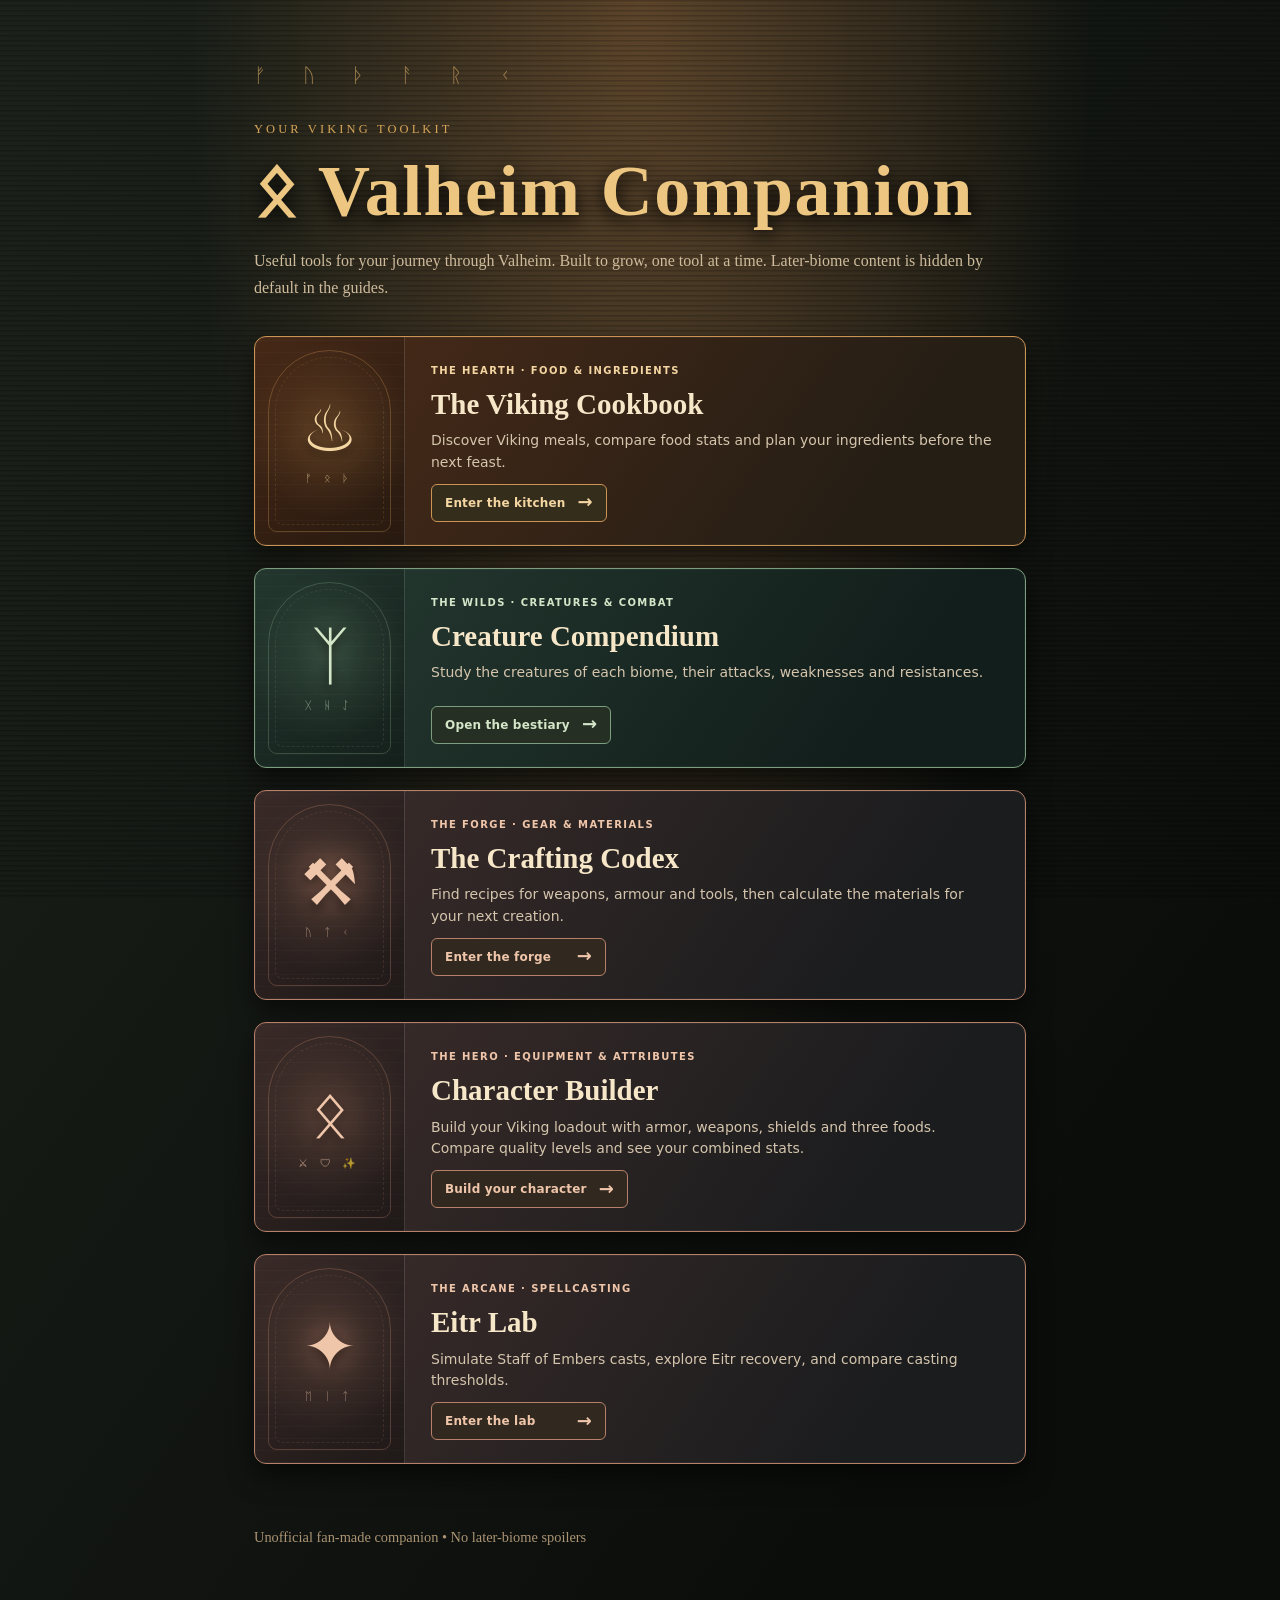
<file: index.html>
<!doctype html>
<html lang="en">
<head>
<meta charset="utf-8"><meta name="viewport" content="width=device-width, initial-scale=1">
<meta name="theme-color" content="#171812">
<title>Valheim Companion</title>
<style>
:root{color-scheme:dark}*{box-sizing:border-box}body{margin:0;min-height:100vh;background:radial-gradient(circle at 70% 0%,#24483d 0%,transparent 45%),#0b1515;color:#f0efe0;font:16px system-ui,-apple-system,sans-serif}main{max-width:900px;margin:auto;padding:clamp(24px,5vw,64px)}.eyebrow{color:#8bd8ba;text-transform:uppercase;letter-spacing:.2em;font-size:.78rem}h1{font-size:clamp(2.4rem,7vw,4.5rem);line-height:1.1;margin:15px 0}p{color:#bed0ca;line-height:1.7}.card{display:block;text-decoration:none;color:inherit;background:#172525;border:1px solid #405a50;border-radius:20px;padding:28px;margin-top:36px;transition:transform .15s,border-color .15s}.card:hover,.card:focus-visible{transform:translateY(-3px);border-color:#8bd8ba}.card strong{font-size:1.35rem}.card span{display:block;color:#bed0ca;margin-top:12px}.pill{display:inline-block;padding:5px 10px;border-radius:20px;background:#294238;color:#a7ead0;font-size:.8rem;margin-top:20px}footer{margin-top:65px;color:#8ba39c;font-size:.9rem}

/* Norse timber-and-iron visual refresh; functional layout and calculator kept intact */
:root{--bg:#0c0e0c;--panel:#211c17;--line:#64513b;--soft:#c5b39a;--text:#f4e7c8;--gold:#e0aa59;--mint:#c9d7a1;--dark:#111511;color-scheme:dark}
body{background:radial-gradient(ellipse at 50% -12%,#5b4328aa 0%,transparent 48%),repeating-linear-gradient(92deg,transparent 0 88px,#ffffff06 90px,#00000016 94px,transparent 103px),linear-gradient(150deg,#181e1a,#0b0c0b 75%)!important;color:var(--text);font-family:Georgia,'Times New Roman',serif}
body:before{content:'';position:fixed;inset:0;pointer-events:none;opacity:.18;background-image:repeating-linear-gradient(0deg,transparent 0 3px,#000 4px 5px);z-index:0}
header,main,footer{position:relative;z-index:1}
header{position:relative;border-bottom:1px solid #98724877;margin-bottom:30px}
header:after{content:'ᚠ ᚢ ᚦ ᚨ ᚱ ᚲ ᚷ ᚹ ᚺ ᚾ ᛁ ᛃ ᛈ ᛉ';display:block;margin-top:24px;color:#c99e5d;letter-spacing:.7em;font-size:12px;opacity:.65;white-space:nowrap;overflow:hidden}
h1,h2,h3{font-family:Georgia,'Times New Roman',serif;font-weight:700;text-shadow:0 3px 14px #0008}
h1{color:#f5d89e;letter-spacing:.015em}h2{color:#edca86}
.eyebrow{color:#dda958;letter-spacing:.25em}
p,.intro,small,.subtitle{color:var(--soft)}
.card,.planner{position:relative;border:2px solid #755936;background:linear-gradient(155deg,#30271f 0%,#1c1b16 45%,#181b17 100%);box-shadow:inset 0 0 0 2px #171711,0 14px 25px #0008,0 2px 0 #af895248;border-radius:9px}
.card:before,.planner:before{content:'◆';position:absolute;top:7px;right:11px;color:#c8a36a88;font-size:12px;pointer-events:none}
.card:hover{border-color:#b7955e}
.cardtop{background:linear-gradient(#2e2920,#26251f)}
.iconfood{border-radius:8px;background:radial-gradient(circle,#66533b,#25241d);border-color:#8b6c45;box-shadow:inset 0 2px 8px #0009}
.rank,.strip span,.ingredient,.total,.controlitem,.note{border-radius:5px;border-color:#6f573a;background:#29251e;color:#e8d6b6}
.ingredient strong,.total b{color:#f0c27d}
.stats{border:1px solid #5e5038;background:linear-gradient(#121713,#1b1c17);border-radius:4px}
.stat{border-color:#514535}.stat b{color:#c9d7a1}
.stat:nth-child(2) b{color:#e8a494}.stat:nth-child(3) b{color:#edc178}
.station,.recipe-title{color:#cbb88e}
.filter,.search,.qty{border-radius:5px;background:#151a15;border:1px solid #8b6f49;color:#f3e6ce;font-family:system-ui,-apple-system,sans-serif}
.filter.active{background:#76542a;color:#ffedc7;border-color:#dfb56d}
.filter:focus-visible,.search:focus-visible,.qty:focus-visible,.button:focus-visible{outline:3px solid #e0aa59;outline-offset:2px}
.button{border-radius:5px;background:linear-gradient(180deg,#755633,#4a3725);border:1px solid #c0975d;color:#fff1d3;font-family:Georgia,serif;font-size:15px;box-shadow:inset 0 1px #ead19b55,0 3px 0 #15130f}
.button:hover{background:linear-gradient(#8f6e43,#55402b)}
.addfood.in-plan{background:#3e5439;border-color:#a7b27c}
.groupheading{color:#e6ba72;border-color:#8c6639}
.planner{padding:clamp(18px,3vw,30px)}
.calculator-empty{background:#1a2019;border-color:#94764b;color:#d8ccb4}
a{color:#eac185}footer{color:#ad9677}
@media(max-width:740px){header{padding-top:32px}header:after{letter-spacing:.3em}.card{border-width:1px}}


/* Longhouse landing page */
main{position:relative;isolation:isolate}main:before{content:'ᚠ ᚢ ᚦ ᚨ ᚱ ᚲ';display:block;color:#d0a563;font-size:20px;letter-spacing:.8em;margin-bottom:35px;opacity:.7}
body{background:radial-gradient(ellipse at 50% 0,#5c442a 0,transparent 50%),linear-gradient(125deg,#1c221b,#0b0d0b 80%)!important;color:#f6e4c2;font-family:Georgia,'Times New Roman',serif}h1{color:#edc781;text-shadow:0 5px 20px #000;letter-spacing:.02em}p{color:#cfbc9d}.eyebrow{color:#d6a559}.card{background:linear-gradient(140deg,#33291d,#1b2019);border:2px solid #876b43;border-radius:8px;box-shadow:inset 0 0 0 3px #1a1913,0 20px 35px #0009}.card:hover{border-color:#e1b773}.card span{color:#cbb89c}.pill{border-radius:4px;background:#66502c;color:#f3d699;border:1px solid #bb955b}footer{color:#aa9474}

/* Chapter cards: one layout, three distinct Valheim-inspired environments */
.chapters{display:grid;gap:22px;margin-top:34px}
.card.chapter{--accent:#e7b66a;--accent-soft:#f8daa6;--panel-top:#49331d;--panel-bottom:#221e17;display:grid;grid-template-columns:150px minmax(0,1fr);align-items:stretch;gap:0;overflow:hidden;margin:0;padding:0;min-height:200px;background:linear-gradient(125deg,var(--panel-top),var(--panel-bottom) 80%);border:1px solid var(--accent);border-radius:12px;box-shadow:inset 0 0 0 1px #ffffff0a,0 12px 26px #0008;transition:transform .18s ease,border-color .18s ease,box-shadow .18s ease}
.card.chapter:before{content:none}
.card.chapter:hover,.card.chapter:focus-visible{transform:translateY(-3px);box-shadow:inset 0 0 0 1px #ffffff0a,0 17px 35px #000c;outline-offset:4px}
.card.chapter:focus-visible{outline:2px solid var(--accent-soft)}
.chapter-food{--accent:#cb9354!important;--accent-soft:#f4d6a2!important;--panel-top:#4b2b18!important;--panel-bottom:#251e15!important}
.chapter-creatures{--accent:#7c9e7e!important;--accent-soft:#d4e6c8!important;--panel-top:#263b32!important;--panel-bottom:#121e1b!important}
.chapter-crafting{--accent:#b78068!important;--accent-soft:#f0c6aa!important;--panel-top:#3d2d2a!important;--panel-bottom:#1b1c1e!important}
.chapter-art{position:relative;display:flex!important;align-items:center;justify-content:center;flex-direction:column;gap:10px;overflow:hidden;margin:0!important;border-right:1px solid #ffffff21;background:radial-gradient(circle at 50% 45%,color-mix(in srgb,var(--accent) 21%,transparent),transparent 64%),repeating-linear-gradient(0deg,#ffffff05 0 1px,transparent 1px 12px),linear-gradient(145deg,#00000010,#00000055)}
.chapter-art:before,.chapter-art:after{content:'';position:absolute;inset:13px;border:1px solid color-mix(in srgb,var(--accent) 34%,transparent);border-radius:70px 70px 10px 10px;pointer-events:none}
.chapter-art:after{inset:20px;border-style:dashed;opacity:.5}
.chapter-art .art-icon{display:block;margin:0;color:var(--accent-soft);font-size:64px;line-height:1;text-shadow:0 0 30px var(--accent),0 4px 12px #000}
.chapter-art .art-detail{display:block;margin:0;color:var(--accent-soft);opacity:.65;letter-spacing:.4em;font-size:11px}
.chapter-content{display:flex!important;flex-direction:column;align-items:flex-start;gap:10px;margin:0!important;padding:26px 26px 23px;min-width:0}
.card.chapter .chapter-kicker{display:block;margin:0;color:var(--accent-soft);font:700 10px system-ui,-apple-system,sans-serif;letter-spacing:.14em;line-height:1.5}
.card.chapter strong{display:block;color:#f7e7c9;font-size:clamp(22px,3vw,29px);line-height:1.13;overflow-wrap:break-word}
.card.chapter .chapter-description{margin:0;color:#d5c5ad;font:14px/1.55 system-ui,-apple-system,sans-serif}
.card.chapter .chapter-action{display:flex;align-items:center;justify-content:space-between;gap:12px;margin-top:auto;padding:11px 13px;min-width:175px;border:1px solid var(--accent);border-radius:6px;background:color-mix(in srgb,var(--accent) 19%,#12150f);color:var(--accent-soft);font:700 12px system-ui,-apple-system,sans-serif;letter-spacing:.015em}
.card.chapter .chapter-action span{display:inline;margin:0;color:inherit;font-size:18px;line-height:.6}
.chapter:active{transform:translateY(0)!important}
@media(max-width:600px){.chapters{gap:15px;margin-top:25px}.card.chapter{grid-template-columns:78px minmax(0,1fr);min-height:178px}.chapter-art:before{inset:7px;border-radius:40px 40px 7px 7px}.chapter-art:after{inset:12px}.chapter-art .art-icon{font-size:39px}.chapter-art .art-detail{font-size:8px;letter-spacing:.12em}.chapter-content{padding:17px 14px!important;gap:9px}.card.chapter strong{font-size:clamp(19px,5.4vw,25px)}.card.chapter .chapter-kicker{font-size:9px;letter-spacing:.08em}.card.chapter .chapter-description{font-size:12px;line-height:1.45}.card.chapter .chapter-action{min-width:0;width:100%;padding:9px 11px;font-size:11px}}
@media(max-width:360px){.card.chapter{grid-template-columns:58px minmax(0,1fr)}.chapter-art .art-icon{font-size:29px}.chapter-art .art-detail{display:none}.chapter-content{padding:14px 11px!important}}
@media(prefers-reduced-motion:reduce){.card.chapter{transition:none}}
</style>
<link rel="icon" type="image/png" sizes="64x64" href="./assets/favicon-64.png"><link rel="apple-touch-icon" sizes="180x180" href="./assets/apple-touch-icon.png"><link rel="manifest" href="./manifest.webmanifest"><meta name="apple-mobile-web-app-capable" content="yes"><meta name="apple-mobile-web-app-status-bar-style" content="black-translucent"><meta name="apple-mobile-web-app-title" content="Valheim"></head>
<body><main>
<div class="eyebrow">Your Viking toolkit</div>
<h1>ᛟ Valheim Companion</h1>
<p>Useful tools for your journey through Valheim. Built to grow, one tool at a time. Later-biome content is hidden by default in the guides.</p>
<nav class="chapters" aria-label="Companion guides">
<a class="card chapter chapter-food" href="./food/">
 <span class="chapter-art" aria-hidden="true"><span class="art-icon">♨</span><span class="art-detail">ᚠ ᛟ ᚦ</span></span>
 <span class="chapter-content"><span class="chapter-kicker">THE HEARTH · FOOD & INGREDIENTS</span><strong>The Viking Cookbook</strong><span class="chapter-description">Discover Viking meals, compare food stats and plan your ingredients before the next feast.</span><span class="chapter-action">Enter the kitchen <span aria-hidden="true">→</span></span></span>
</a>
<a class="card chapter chapter-creatures" href="./creatures/">
 <span class="chapter-art" aria-hidden="true"><span class="art-icon">ᛉ</span><span class="art-detail">ᚷ ᚺ ᛇ</span></span>
 <span class="chapter-content"><span class="chapter-kicker">THE WILDS · CREATURES & COMBAT</span><strong>Creature Compendium</strong><span class="chapter-description">Study the creatures of each biome, their attacks, weaknesses and resistances.</span><span class="chapter-action">Open the bestiary <span aria-hidden="true">→</span></span></span>
</a>
<a class="card chapter chapter-crafting" href="./crafting/">
 <span class="chapter-art" aria-hidden="true"><span class="art-icon">⚒</span><span class="art-detail">ᚢ ᛏ ᚲ</span></span>
 <span class="chapter-content"><span class="chapter-kicker">THE FORGE · GEAR & MATERIALS</span><strong>The Crafting Codex</strong><span class="chapter-description">Find recipes for weapons, armour and tools, then calculate the materials for your next creation.</span><span class="chapter-action">Enter the forge <span aria-hidden="true">→</span></span></span>
</a>
<a class="card chapter chapter-crafting" href="./character/">
 <span class="chapter-art" aria-hidden="true"><span class="art-icon">ᛟ</span><span class="art-detail">⚔ 🛡 ✨</span></span>
 <span class="chapter-content"><span class="chapter-kicker">THE HERO · EQUIPMENT & ATTRIBUTES</span><strong>Character Builder</strong><span class="chapter-description">Build your Viking loadout with armor, weapons, shields and three foods. Compare quality levels and see your combined stats.</span><span class="chapter-action">Build your character <span aria-hidden="true">→</span></span></span>
</a>
<a class="card chapter chapter-crafting" href="./eitr-lab/">
 <span class="chapter-art" aria-hidden="true"><span class="art-icon">✦</span><span class="art-detail">ᛖ ᛁ ᛏ</span></span>
 <span class="chapter-content"><span class="chapter-kicker">THE ARCANE · SPELLCASTING</span><strong>Eitr Lab</strong><span class="chapter-description">Simulate Staff of Embers casts, explore Eitr recovery, and compare casting thresholds.</span><span class="chapter-action">Enter the lab <span aria-hidden="true">→</span></span></span>
</a>
</nav>
<footer>Unofficial fan-made companion • No later-biome spoilers</footer>
</main><script>if('serviceWorker' in navigator){window.addEventListener('load',()=>navigator.serviceWorker.register('./sw.js').catch(err=>console.warn('Offline support unavailable:',err)))}</script></body></html>
</file>
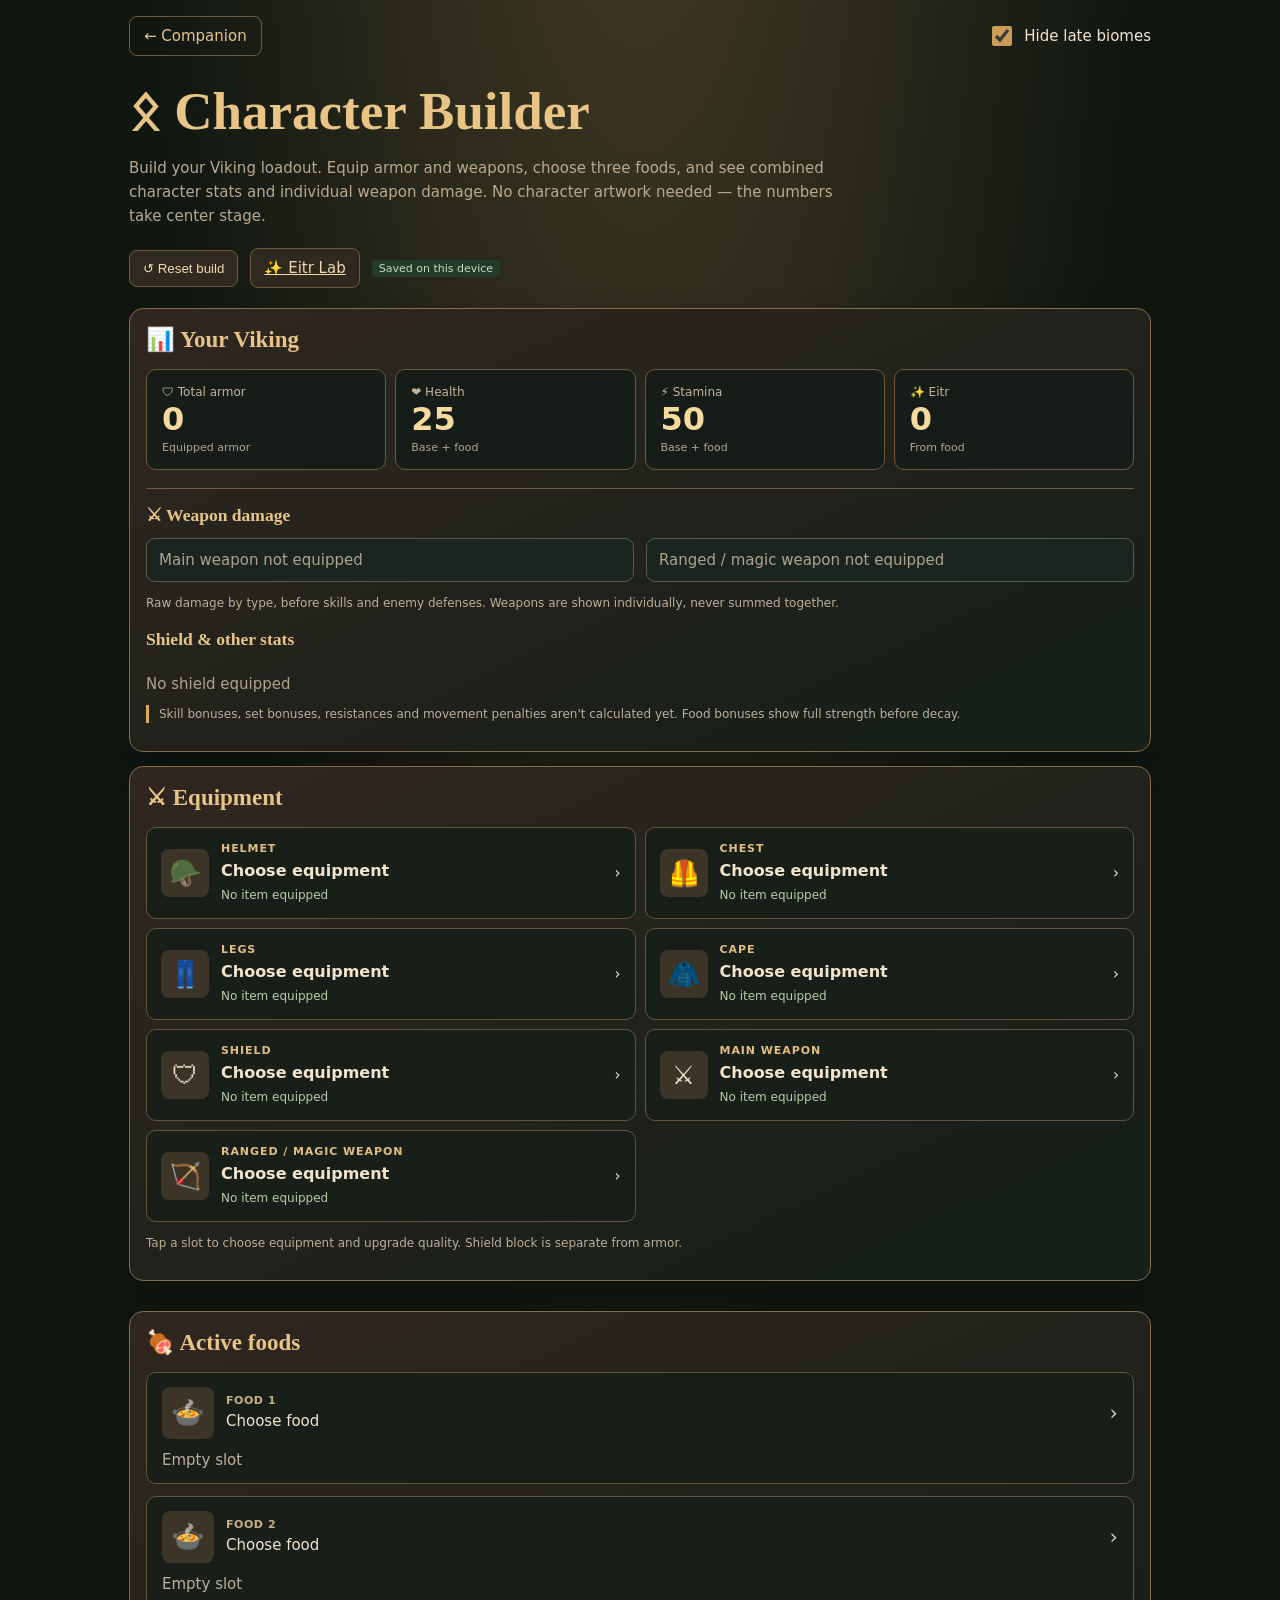
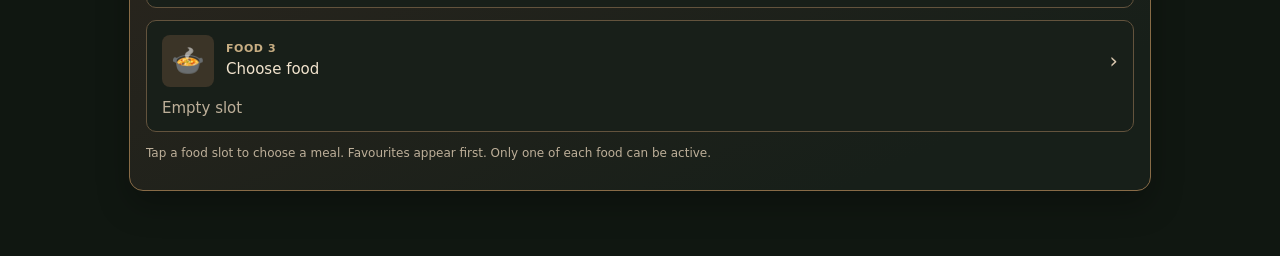
<file: character/index.html>
<!doctype html>
<html lang="en"><head><meta charset="utf-8"><meta name="viewport" content="width=device-width,initial-scale=1"><meta name="theme-color" content="#171812"><title>Valheim · Character Builder</title>
<link rel="icon" href="../assets/favicon-64.png"><style>
:root{color-scheme:dark;--gold:#e9c487;--text:#f2e4ce;--muted:#baa98f;--line:#715a3c;--surface:#22251e}*{box-sizing:border-box}
body{margin:0;background:radial-gradient(ellipse at 50% -20%,#463c26,transparent 55%),#101711;color:var(--text);font:15px system-ui,-apple-system,sans-serif}
main{max-width:1050px;margin:auto;padding:16px 14px 65px}a{color:var(--gold)}header{display:flex;align-items:center;justify-content:space-between;gap:10px}.back{border:1px solid var(--line);border-radius:8px;padding:10px 14px;text-decoration:none}
h1,h2,h3{color:var(--gold);font-family:Georgia,serif}h1{font-size:clamp(30px,6vw,53px);margin:25px 0 6px}.intro{line-height:1.6;color:var(--muted);max-width:720px}
.controls{display:flex;flex-wrap:wrap;gap:12px;align-items:center;margin:20px 0}.control{display:flex;align-items:center;gap:9px}.control input{width:20px;height:20px;accent-color:#ca9d57}.btn{border:1px solid var(--line);border-radius:8px;background:#302920;color:#f2d9ad;padding:10px 13px;cursor:pointer}
.layout{display:grid;grid-template-columns:minmax(0,1.1fr) minmax(0,1fr);gap:16px}
.panel{background:linear-gradient(155deg,#30271f,#171f19 85%);border:1px solid #886b47;border-radius:14px;padding:16px;box-shadow:0 14px 32px #0004}
.panel h2{font-size:23px;margin:1px 0 16px}.slot-grid{display:grid;grid-template-columns:repeat(2,minmax(0,1fr));gap:12px}
.slot{background:#161e19;border:1px solid #574e3b;border-radius:10px;padding:12px;min-width:0}
.slot-label{color:#e5c17f;font-size:12px;font-weight:700;letter-spacing:.06em;text-transform:uppercase;display:flex;align-items:center;gap:7px;margin-bottom:9px}
select{width:100%;min-width:0;border:1px solid #826640;border-radius:7px;padding:11px 8px;background:#2b2a22;color:#f4e9d2;font-size:16px}
.quality{display:flex;justify-content:space-between;align-items:center;gap:8px;margin-top:8px;color:var(--muted);font-size:12px}.quality select{width:110px;padding:7px}
.food-grid{display:grid;gap:10px}.foods,.summary{margin-top:16px}
.food-slot{display:flex;gap:8px;align-items:center}.food-slot select{flex:1}.food-slot strong{font-size:23px;width:31px}
.stat-cards{display:grid;grid-template-columns:repeat(2,minmax(0,1fr));gap:9px}
.stat-card{background:#161d19;border:1px solid #6d583a;border-radius:10px;padding:15px}
.stat-label{color:#c4b499;font-size:12px}.stat-value{font-size:32px;font-weight:800;line-height:1.3;color:#f7db9e;font-variant-numeric:tabular-nums}.stat-info{font-size:11px;color:#b5a58c}
.weapon-view{display:grid;gap:12px}.weapon{padding:12px;border:1px solid #555c48;background:#19251e;border-radius:9px}.weapon h3{margin:0 0 6px}.metrics{display:grid;grid-template-columns:1fr auto;gap:8px;padding-top:7px}.metrics strong{color:#b9e4b3;font-variant-numeric:tabular-nums}
.note{font-size:12px;line-height:1.5;color:#bdaf99}.warning{border-left:3px solid #dda95e;padding-left:10px}
.badge{color:#c9debd;background:#243a2a;padding:2px 7px;border-radius:4px;font-size:11px}.empty{color:#afa38e}
@media(max-width:730px){.layout{grid-template-columns:1fr}.panel{padding:13px}.slot-grid{gap:9px}.slot{padding:9px}.stat-value{font-size:27px}.weapon h3{font-size:18px}}
.layout{display:flex;flex-direction:column;gap:14px}.sheet-open{overflow:hidden}.summary{margin-top:0}.stat-cards{grid-template-columns:repeat(4,minmax(0,1fr))}.slot-grid{display:grid;grid-template-columns:repeat(2,minmax(0,1fr));gap:9px}.slot-tap,.food-tap{width:100%;color:inherit;text-align:left;cursor:pointer;background:#181f19;border:1px solid #63533d;border-radius:10px;padding:10px;display:flex;align-items:center;gap:10px;font:inherit;min-height:72px}.slot-tap:hover,.food-tap:hover{border-color:#e4ba78;background:#273025}.slot-tap:focus-visible,.food-tap:focus-visible{outline:2px solid #f1d18f;outline-offset:2px}.slot-icon{font-size:25px;display:grid;place-items:center;width:42px;height:42px;flex:none;background:#3b3427;border-radius:8px}.slot-info{min-width:0;flex:1}.slot-title{font-size:11px;text-transform:uppercase;letter-spacing:.05em;color:#c8ae83;font-weight:700}.slot-name{font-size:14px;overflow:hidden;white-space:nowrap;text-overflow:ellipsis;margin:4px 0}.slot-reward{font-size:11px;color:#abd09f}.slot-level{color:#edcd90;border:1px solid #6c593b;border-radius:6px;padding:5px 6px;font-size:12px;flex:none}.food-grid{display:grid;grid-template-columns:repeat(3,minmax(0,1fr));gap:9px}.food-tap{min-height:83px}.food-reward{color:#b7d3a9;font-size:11px}.sheet{position:fixed;inset:0;z-index:50;display:flex;align-items:flex-end;justify-content:center;background:#000b;padding:0}.sheet[hidden]{display:none}.sheet-card{width:min(100%,600px);background:linear-gradient(165deg,#372b20,#141d18);border:1px solid #b28b53;border-bottom:0;border-radius:18px 18px 0 0;padding:18px;max-height:86dvh;overflow:auto;box-shadow:0 -20px 70px #0009}.sheet-top{display:flex;align-items:center;justify-content:space-between;gap:15px}.sheet-top h2{margin:0 0 9px}.sheet-search{margin:12px 0}.sheet-list{display:grid;gap:7px;max-height:37dvh;overflow:auto}.sheet-choice{width:100%;text-align:left;border:1px solid #5a563d;background:#202720;color:#ecdcc1;border-radius:8px;padding:10px;cursor:pointer;font:inherit}.sheet-choice[aria-pressed="true"]{border-color:#d8b778;background:#403727}.sheet-choice small{display:block;color:#c6b89b;padding-top:3px}.sheet-label{font-size:12px;color:#deb979;letter-spacing:.08em;text-transform:uppercase;margin:10px 0 5px}.quality-buttons{display:flex;gap:8px;flex-wrap:wrap}.quality-buttons button{flex:1;background:#262e25;color:#e5d5bc;border:1px solid #796247;border-radius:8px;padding:11px;min-width:45px;font:700 16px system-ui;cursor:pointer}.quality-buttons button[aria-pressed="true"]{background:#6a4a2c;border-color:#edbf75;color:#fff1d1}.sheet-detail{margin:12px 0;color:#baddb0;font-size:13px}.sheet-close{font-size:21px;line-height:1}.mobile-stats{display:none}[hidden]{display:none!important}body{padding-bottom:0}@media(max-width:730px){.stat-cards{grid-template-columns:repeat(2,minmax(0,1fr))}.food-grid{grid-template-columns:1fr}.slot-grid{grid-template-columns:1fr}.slot-tap{min-height:63px}.mobile-stats{display:flex;position:sticky;top:0;z-index:10;gap:2px;padding:9px 5px;border:1px solid #68513c;border-radius:8px;background:#242820;justify-content:space-around;font-size:12px;font-weight:700;color:#f2d8ad}.mobile-stats span{white-space:nowrap}.sheet-card{padding-bottom:max(22px,env(safe-area-inset-bottom))}.stat-card{padding:12px}}

/* iOS Safari: inputs below 16px trigger unwanted focus zoom. Keep browser pinch zoom enabled. */
input[type="search"],input[type="text"],input[type="number"],select,textarea{font-size:16px!important;-webkit-text-size-adjust:100%}

/* Mobile picker layout */
.sheet-card{display:flex;flex-direction:column;overflow:hidden;height:min(720px,calc(100dvh - 16px));max-height:calc(100dvh - 16px);gap:10px}
.sheet-top,.sheet-search,#picker-quality{flex-shrink:0}
.sheet-search{margin:0;width:100%;padding:12px;font-size:16px}
.sheet-list{flex:1 1 auto;min-height:70px;max-height:none;overflow-y:auto;overscroll-behavior:contain;-webkit-overflow-scrolling:touch;align-content:start}
#picker-quality{border-top:1px solid #715a3c;padding-top:10px}
@media(max-width:730px){.sheet-card{padding-bottom:max(18px,env(safe-area-inset-bottom))}}

/* Food cards: keep the meal identity separate from its stats. */
.food-grid{grid-template-columns:1fr;gap:12px}
.food-tap{display:grid;grid-template-columns:minmax(0,1fr);gap:12px;min-height:0;padding:14px 15px;align-items:stretch}
.food-main{display:flex;align-items:center;gap:12px;min-width:0}
.food-main .slot-icon{width:52px;height:52px;font-size:27px}
.food-main .slot-info{display:flex;flex-direction:column;gap:4px;min-width:0}
.food-main .slot-title{display:block;margin:0}
.food-main .slot-name{display:block;margin:0;font-size:15px;line-height:1.35;white-space:normal;overflow-wrap:anywhere;overflow:visible}
.food-chevron{flex:none;margin-left:auto;padding-left:10px;color:#d9c7af;font-size:21px}
.food-stats{display:grid;grid-template-columns:repeat(4,minmax(0,1fr));gap:8px;border-top:1px solid #4a4d3d;padding-top:11px;color:#b7d3a9;font-size:13px;font-variant-numeric:tabular-nums}
.food-stat{white-space:nowrap}
.food-stat-time{color:#bdaf99;text-align:right}
.food-empty{color:#bdaf99}
@media(max-width:380px){.food-tap{padding:12px}.food-main{gap:10px}.food-stats{grid-template-columns:repeat(2,minmax(0,1fr));row-gap:8px}.food-stat-time{text-align:left}}

.picker-current{flex:none;border:1px solid #715a3c;border-radius:9px;padding:10px 12px;background:#292c23;color:#c5d7b9;font-size:12px}.picker-current strong{display:block;color:#f0d29b;font-size:15px;margin:4px 0}
.overview-weapons{border-top:1px solid #715a3c;margin-top:18px;padding-top:6px}.overview-weapons h3{margin:10px 0 12px}.overview-weapons .weapon-view{grid-template-columns:repeat(2,minmax(0,1fr))}@media(max-width:730px){.overview-weapons .weapon-view{grid-template-columns:1fr}}

/* Equipment rows: keep label, item and stat on distinct lines. */
.slot-tap{min-width:0;min-height:92px;padding:13px 14px;gap:12px;align-items:center}
.slot-tap .slot-info{display:flex;flex-direction:column;align-items:flex-start;justify-content:center;gap:5px;min-width:0;overflow:hidden}
.slot-tap .slot-title{display:block;margin:0;font-size:11px;line-height:1.25;letter-spacing:.085em;color:#e4bd80}
.slot-tap .slot-name{display:block;width:100%;margin:0;font-size:16px;font-weight:600;line-height:1.35;color:#f3e4cb;overflow:hidden;text-overflow:ellipsis;white-space:nowrap}
.slot-tap .slot-reward{display:block;width:100%;font-size:12px;line-height:1.4;color:#b5cda7;overflow:hidden;text-overflow:ellipsis;white-space:nowrap}
.slot-tap .slot-icon{width:48px;height:48px;font-size:26px}
.slot-tap .slot-level{margin-left:auto}
@media(max-width:730px){.slot-tap{min-height:82px;padding:11px 12px}.slot-tap .slot-name{font-size:15px}}
</style></head><body><main><header><a class="back" href="../">← Companion</a><label class="control"><input id="spoilers" type="checkbox" checked> Hide late biomes</label></header>
<h1>ᛟ Character Builder</h1><p class="intro">Build your Viking loadout. Equip armor and weapons, choose three foods, and see combined character stats and individual weapon damage. No character artwork needed — the numbers take center stage.</p>
<div class="controls"><button class="btn" id="reset" type="button">↺ Reset build</button><a class="btn" href="../eitr-lab/">✨ Eitr Lab</a><span class="badge">Saved on this device</span></div>
<div id="loading" class="panel">Loading your equipment and food catalog…</div><div class="layout" id="app" hidden>
<section class="panel summary"><h2>📊 Your Viking</h2><div class="stat-cards"><div class="stat-card"><div class="stat-label">🛡 Total armor</div><div class="stat-value" id="armor">0</div><div class="stat-info">Equipped armor</div></div><div class="stat-card"><div class="stat-label">❤️ Health</div><div class="stat-value" id="hp">25</div><div class="stat-info">Base + food</div></div><div class="stat-card"><div class="stat-label">⚡ Stamina</div><div class="stat-value" id="stam">50</div><div class="stat-info">Base + food</div></div><div class="stat-card"><div class="stat-label">✨ Eitr</div><div class="stat-value" id="eitr">0</div><div class="stat-info">From food</div></div></div><div class="overview-weapons"><h3>⚔ Weapon damage</h3><div class="weapon-view" id="weapons"></div><p class="note">Raw damage by type, before skills and enemy defenses. Weapons are shown individually, never summed together.</p></div><h3>Shield & other stats</h3><div class="metrics" id="extras"></div><p class="note warning">Skill bonuses, set bonuses, resistances and movement penalties aren't calculated yet. Food bonuses show full strength before decay.</p></section>
<div class="mobile-stats" id="mobile-stats" aria-label="Current character stats"><span id="mobile-armor">🛡 0</span><span id="mobile-hp">❤️ 25</span><span id="mobile-stam">⚡ 50</span><span id="mobile-eitr">✨ 0</span></div>
<section class="panel"><h2>⚔ Equipment</h2><div id="gear-slots" class="slot-grid"></div><p class="note">Tap a slot to choose equipment and upgrade quality. Shield block is separate from armor.</p></section>
<section class="panel foods"><h2>🍖 Active foods</h2><div id="food-slots" class="food-grid"></div><p class="note">Tap a food slot to choose a meal. Favourites appear first. Only one of each food can be active.</p></section>

</div><div class="sheet" id="picker" hidden><section class="sheet-card" role="dialog" aria-modal="true" aria-labelledby="picker-title"><div class="sheet-top"><h2 id="picker-title">Choose item</h2><button class="btn sheet-close" id="picker-close" type="button" aria-label="Close picker">×</button></div><input type="search" id="picker-search" class="sheet-search" placeholder="Search items..." aria-label="Search available items"><div id="picker-current" class="picker-current" aria-live="polite"></div><div id="picker-list" class="sheet-list"></div><div id="picker-quality"></div></section></div>
</main>
<script type="module">
import { foodEitr } from './eitr-resolver.mjs';
const STORAGE='valheim-character-builder-v1';
const SLOTS=[['head','🪖','Helmet'],['chest','🦺','Chest'],['legs','👖','Legs'],['cape','🧥','Cape'],['shield','🛡','Shield'],['main','⚔','Main weapon'],['ranged','🏹','Ranged / magic weapon']];
function readFoodFavourites(){try{const values=JSON.parse(localStorage.getItem('valheim-cookbook-favourites-v1')||'[]');return new Set(Array.isArray(values)?values.filter(v=>typeof v==='string'):[])}catch(e){return new Set()}}
let foodFavourites=readFoodFavourites();
window.addEventListener('pageshow',()=>{foodFavourites=readFoodFavourites();if(data)render()});
const foodSlots=3;let data,gear=[],foods=[],selection={gear:{},foods:['','',''],hide:true};
const $=id=>document.getElementById(id);
function category(item){let n=item.name.toLowerCase();if(item.type==='Shields')return 'shield';if(item.type==='Armor'){if(/cape/.test(n))return 'cape';if(/helmet|hood|mask/.test(n))return 'head';if(/legging|greave|trouser|pants/.test(n))return 'legs';return 'chest'}if(item.type==='Magic'||/bow|arbalest|spinesnap/.test(n))return 'ranged';if(item.type==='Weapons'||item.type==='Tools')return 'main';return ''}
function allowed(biome){return !selection.hide||!['Ashlands','Deep North'].includes(biome)}
function lookup(id){return gear.find(x=>x.name===id)}
function load(){try{const s=JSON.parse(localStorage.getItem(STORAGE));if(s&&s.gear&&Array.isArray(s.foods))selection={gear:s.gear,foods:s.foods.slice(0,3),hide:s.hide!==false}}catch(e){}}
function save(){try{localStorage.setItem(STORAGE,JSON.stringify(selection))}catch(e){}}
function esc(v){return String(v).replace(/[&<>"']/g,c=>({'&':'&amp;','<':'&lt;','>':'&gt;','"':'&quot;',"'":'&#39;'}[c]))}
let pickerState=null,lastFocus=null;
const slotLabel=id=>SLOTS.find(s=>s[0]===id)?.[2]||id;
function gearDescription(x){if(!x)return 'No item equipped';const values=x.stats;const armor=Number(values.Armor)||0;if(armor)return armor+' armor';const block=Number(values['Block armor'])||0;if(block)return block+' block armor';const attacks=Object.entries(values).filter(([key])=>/slash|pierce|blunt|fire|frost|lightning|poison|spirit/i.test(key));return attacks.map(([key,value])=>key+' '+value).join(' · ')||'Equipped'}
function render(){const filtered=gear.filter(x=>allowed(x.biome));$('spoilers').checked=selection.hide;
$('gear-slots').innerHTML=SLOTS.map(([id,icon,title])=>{const current=activeGear(id);return '<button type="button" class="slot-tap" data-open-gear="'+id+'"><span class="slot-icon">'+icon+'</span><span class="slot-info"><span class="slot-title">'+esc(title)+'</span><span class="slot-name">'+esc(current?.name||'Choose equipment')+'</span><span class="slot-reward">'+esc(gearDescription(current))+'</span></span>'+(current?'<span class="slot-level">+'+current.quality+'</span>':'')+'<span aria-hidden="true">›</span></button>'}).join('');
$('food-slots').innerHTML=Array.from({length:foodSlots},(_,i)=>{const food=foods.find(f=>f.name===selection.foods[i]&&allowed(f.biome));return '<button type="button" class="food-tap" data-open-food="'+i+'"><span class="food-main"><span class="slot-icon">'+(food?esc(food.icon):'🍲')+'</span><span class="slot-info"><span class="slot-title">Food '+(i+1)+'</span><span class="slot-name">'+(food?esc(food.name):'Choose food')+'</span></span><span class="food-chevron" aria-hidden="true">›</span></span>'+(food?'<span class="food-stats"><span class="food-stat">❤️ '+esc(food.hp)+'</span><span class="food-stat">⚡ '+esc(food.stam)+'</span><span class="food-stat">✨ '+esc(food.eitr)+'</span><span class="food-stat food-stat-time">◷ '+esc(food.time)+' min</span></span>':'<span class="food-empty">Empty slot</span>')+'</button>'}).join('');
update()}
function openPicker(kind,id){lastFocus=document.activeElement;pickerState={kind,id};$('picker-search').value='';$('picker-title').textContent=kind==='gear'?'Choose '+slotLabel(id):'Choose food '+(Number(id)+1);$('picker').hidden=false;document.body.classList.add('sheet-open');drawPicker(true)}
function closePicker(){if(!pickerState)return;pickerState=null;$('picker').hidden=true;document.body.classList.remove('sheet-open');lastFocus?.focus()}
function optionButton(label,subtitle,value,selected){return '<button type="button" class="sheet-choice" data-choice="'+esc(value)+'" aria-pressed="'+(selected?'true':'false')+'">'+esc(label)+(subtitle?'<small>'+esc(subtitle)+'</small>':'')+'</button>'}
function drawPicker(scrollSelected=false){if(!pickerState)return;const {kind,id}=pickerState,query=$('picker-search').value.toLowerCase().trim();let choices=[];let current='';
if(kind==='gear'){choices=gear.filter(x=>allowed(x.biome)&&category(x)===id&&x.name.toLowerCase().includes(query));current=selection.gear[id]?.name||''}
else{choices=foods.filter(f=>allowed(f.biome)&&(!selection.foods.includes(f.name)||selection.foods[Number(id)]===f.name)&&f.name.toLowerCase().includes(query));current=selection.foods[Number(id)]||''}
const chosen=kind==='gear'?activeGear(id):foods.find(f=>f.name===current&&allowed(f.biome));
$('picker-current').innerHTML='<span>Currently equipped</span><strong>'+esc(chosen?.name||'Empty slot')+'</strong><span>'+esc(kind==='gear'?(chosen?'Level '+chosen.quality+' · '+gearDescription(chosen):'Choose an item below'):(chosen?'❤️ '+chosen.hp+' · ⚡ '+chosen.stam+' · ✨ '+chosen.eitr+' · '+chosen.time+' min':'Choose a food below'))+'</span>';
if(kind==='food'){const fav=choices.filter(f=>foodFavourites.has(f.name)),rest=choices.filter(f=>!foodFavourites.has(f.name));$('picker-list').innerHTML=optionButton('— No food —','', '', !current)+(fav.length?'<div class="sheet-label">♥ Favourites</div>':'')+fav.map(f=>optionButton(f.icon+' '+f.name,f.biome+' · ❤️ '+f.hp+' · ⚡ '+f.stam+' · ✨ '+f.eitr+' · '+f.time+' min',f.name,current===f.name)).join('')+'<div class="sheet-label">All other foods</div>'+rest.map(f=>optionButton(f.icon+' '+f.name,f.biome+' · ❤️ '+f.hp+' · ⚡ '+f.stam+' · ✨ '+f.eitr+' · '+f.time+' min',f.name,current===f.name)).join('')}
else{$('picker-list').innerHTML=optionButton('— Empty slot —','', '', !current)+choices.map(x=>optionButton(x.name,x.biome+' · '+gearDescription({stats:x.levels[0].stats}),x.name,current===x.name)).join('')}
$('picker-quality').innerHTML='';if(kind==='gear'&&current){const selected=lookup(current);if(selected&&allowed(selected.biome)){const q=Number(selection.gear[id]?.quality)||1;const selectedLevel=selected.levels.find(l=>l.quality===q)||selected.levels[0];$('picker-quality').innerHTML='<div class="sheet-label">Quality level</div><div class="quality-buttons">'+selected.levels.map(l=>'<button type="button" data-picker-quality="'+l.quality+'" aria-pressed="'+(selectedLevel.quality===l.quality)+'">'+l.quality+'</button>').join('')+'</div><div class="sheet-detail">'+esc(gearDescription({stats:selectedLevel.stats}))+'</div>'}}
if(scrollSelected){const list=$('picker-list'),active=list.querySelector('.sheet-choice[aria-pressed="true"]');list.scrollTop=active?Math.max(0,active.offsetTop-list.offsetTop-list.clientHeight/3):0}
}
$('picker').addEventListener('click',e=>{if(e.target===$('picker')||e.target.closest('#picker-close')){closePicker();return}const choice=e.target.closest('[data-choice]');if(choice&&pickerState){const {kind,id}=pickerState;if(kind==='gear'){selection.gear[id]=choice.dataset.choice?{name:choice.dataset.choice,quality:1}:{}}else selection.foods[Number(id)]=choice.dataset.choice;save();render();if(kind==='food'){closePicker()}else drawPicker(true);return}const q=e.target.closest('[data-picker-quality]');if(q&&pickerState?.kind==='gear'){selection.gear[pickerState.id].quality=Number(q.dataset.pickerQuality);save();render();drawPicker()}});
$('picker-search').addEventListener('input',drawPicker);
document.addEventListener('keydown',e=>{if(e.key==='Escape'&&pickerState){e.preventDefault();closePicker()}if(e.key==='Tab'&&pickerState){const focusables=[...$('picker').querySelectorAll('button:not([disabled]),input:not([disabled])')].filter(x=>x.offsetParent!==null);if(!focusables.length)return;const first=focusables[0],last=focusables[focusables.length-1];if(e.shiftKey&&document.activeElement===first){e.preventDefault();last.focus()}else if(!e.shiftKey&&document.activeElement===last){e.preventDefault();first.focus()}}});
document.addEventListener('click',e=>{const btn=e.target.closest('[data-open-gear],[data-open-food]');if(!btn||pickerState)return;if(btn.dataset.openGear!==undefined)openPicker('gear',btn.dataset.openGear);else openPicker('food',btn.dataset.openFood)});
function activeGear(id){const s=selection.gear[id];const x=s&&lookup(s.name);if(!x||!allowed(x.biome)||category(x)!==id)return null;const lvl=x.levels.find(l=>l.quality===Number(s.quality))||x.levels[0];return {name:x.name,stats:lvl.stats,quality:lvl.quality}}
function update(){const equipped=['head','chest','legs','cape'].map(activeGear).filter(Boolean);const totalArmor=equipped.reduce((sum,x)=>sum+(Number(x.stats.Armor)||0),0);$('armor').textContent=totalArmor;
const food=selection.foods.map(n=>foods.find(x=>x.name===n&&allowed(x.biome))).filter(Boolean);for(const [field,base] of [['hp',25],['stam',50],['eitr',0]])$(''+field).textContent=field==='eitr'?foodEitr(food,base):base+food.reduce((s,f)=>s+(Number(f[field])||0),0);
$('mobile-armor').textContent='🛡 '+totalArmor;$('mobile-hp').textContent='❤️ '+$('hp').textContent;$('mobile-stam').textContent='⚡ '+$('stam').textContent;$('mobile-eitr').textContent='✨ '+$('eitr').textContent;
const shield=activeGear('shield');const extras=[];if(shield){for(const [k,v] of Object.entries(shield.stats))if(!/durability/i.test(k))extras.push([k+' ('+shield.name+')',v])}
$('extras').innerHTML=extras.length?extras.map(([name,v])=>'<span>'+esc(name)+'</span><strong>'+v+'</strong>').join(''):'<span class="empty">No shield equipped</span><span></span>';
$('weapons').innerHTML=['main','ranged'].map(id=>{const x=activeGear(id);if(!x)return '<div class="weapon empty">'+(id==='main'?'Main weapon':'Ranged / magic weapon')+' not equipped</div>';const stats=Object.entries(x.stats).filter(([k])=>!(/durability|chop|mining|max skeletons|barrier duration/i.test(k)));const total=stats.reduce((s,[,v])=>s+Number(v),0);return '<div class="weapon"><h3>'+esc(x.name)+' <span class="badge">Lv '+x.quality+'</span></h3><div class="metrics">'+stats.map(([k,v])=>'<span>'+esc(k)+'</span><strong>'+v+'</strong>').join('')+(stats.length>1?'<span>Combined base damage types</span><strong>'+total+'</strong>':'')+'</div></div>'}).join('')}
document.addEventListener('change',e=>{if(e.target.id==='spoilers'){selection.hide=e.target.checked;save();render();if(pickerState)drawPicker()}});
$('reset').addEventListener('click',()=>{if(!confirm('Reset all equipped gear and selected foods?'))return;selection={gear:{},foods:['','',''],hide:true};save();render()});
load();fetch('../data/character-builder.json').then(r=>{if(!r.ok)throw Error('Failed to load data');return r.json()}).then(d=>{data=d;gear=d.equipment;foods=d.foods;$('loading').hidden=true;$('app').hidden=false;render()}).catch(e=>{$('loading').textContent='Could not load character data. Reconnect and reload this page.';console.error(e)});
if('serviceWorker' in navigator)window.addEventListener('load',()=>navigator.serviceWorker.register('../sw.js').catch(()=>{}));
</script></body></html>
</file>
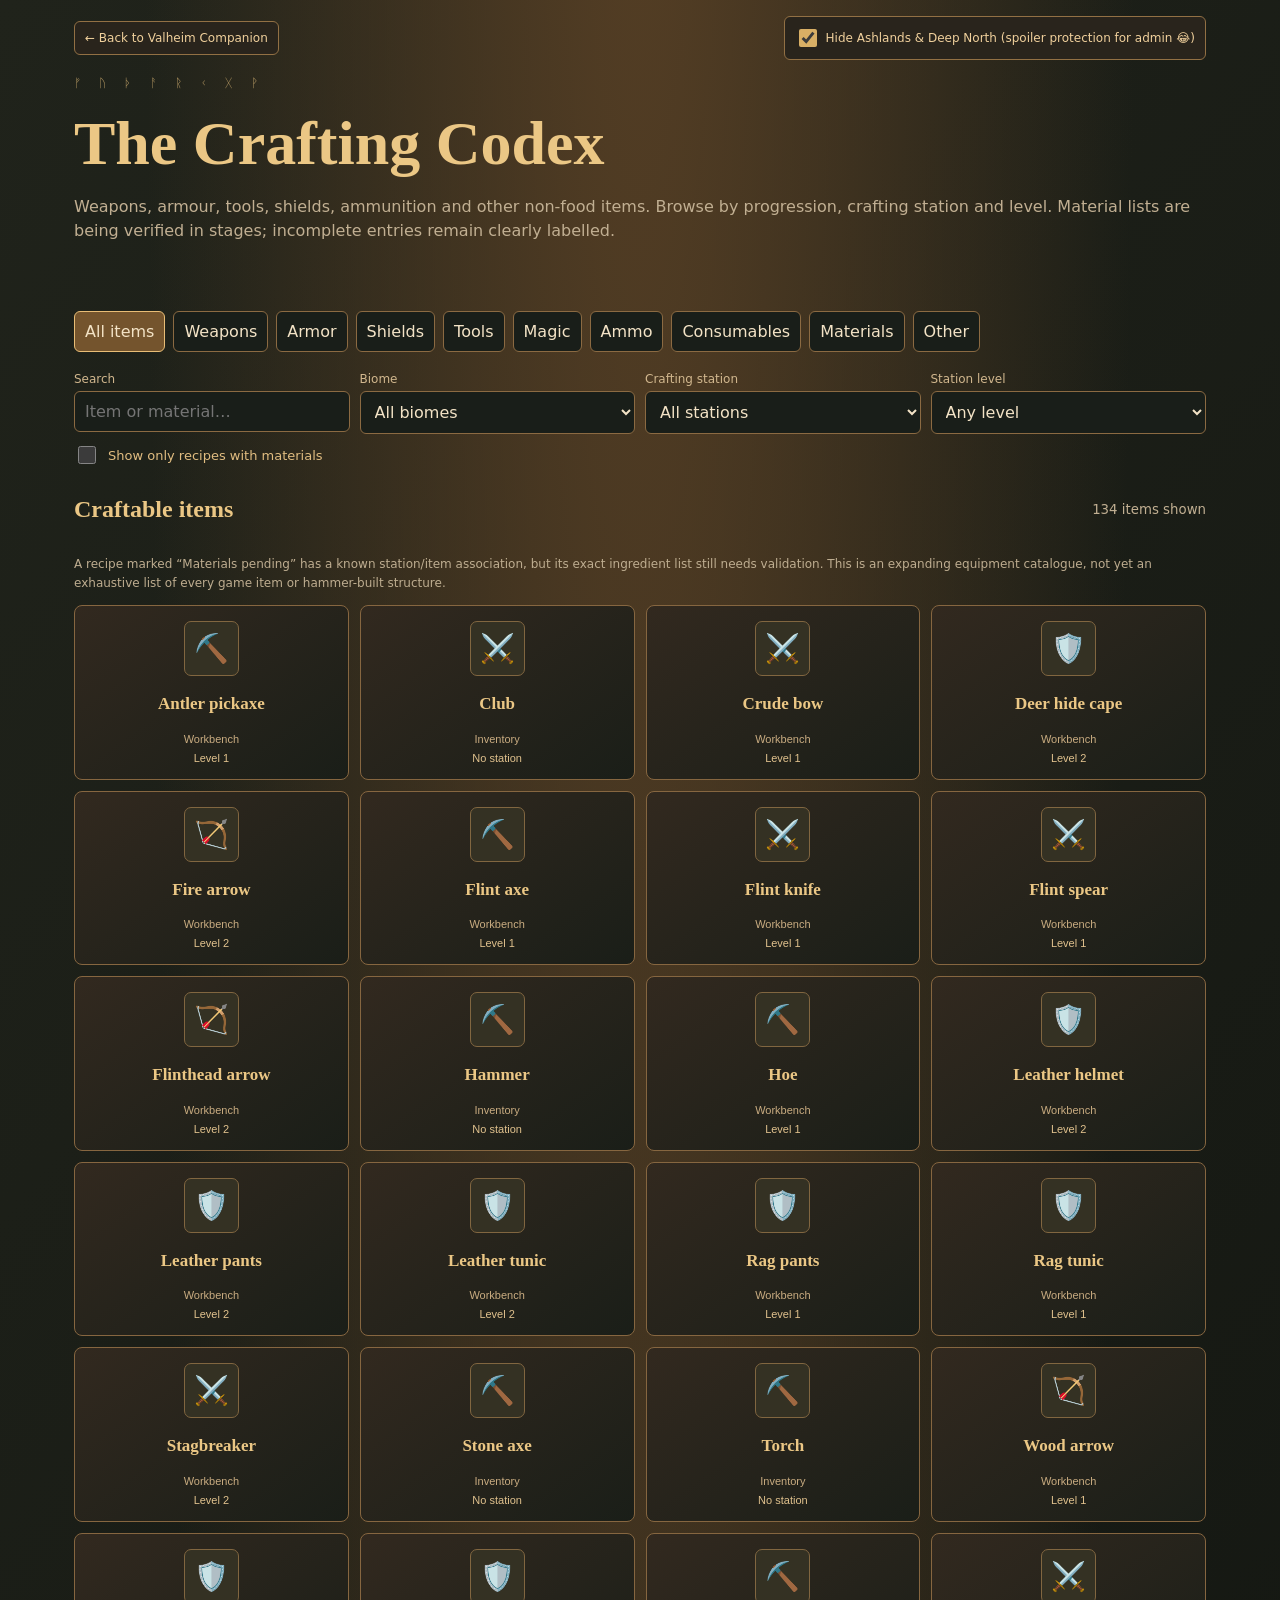
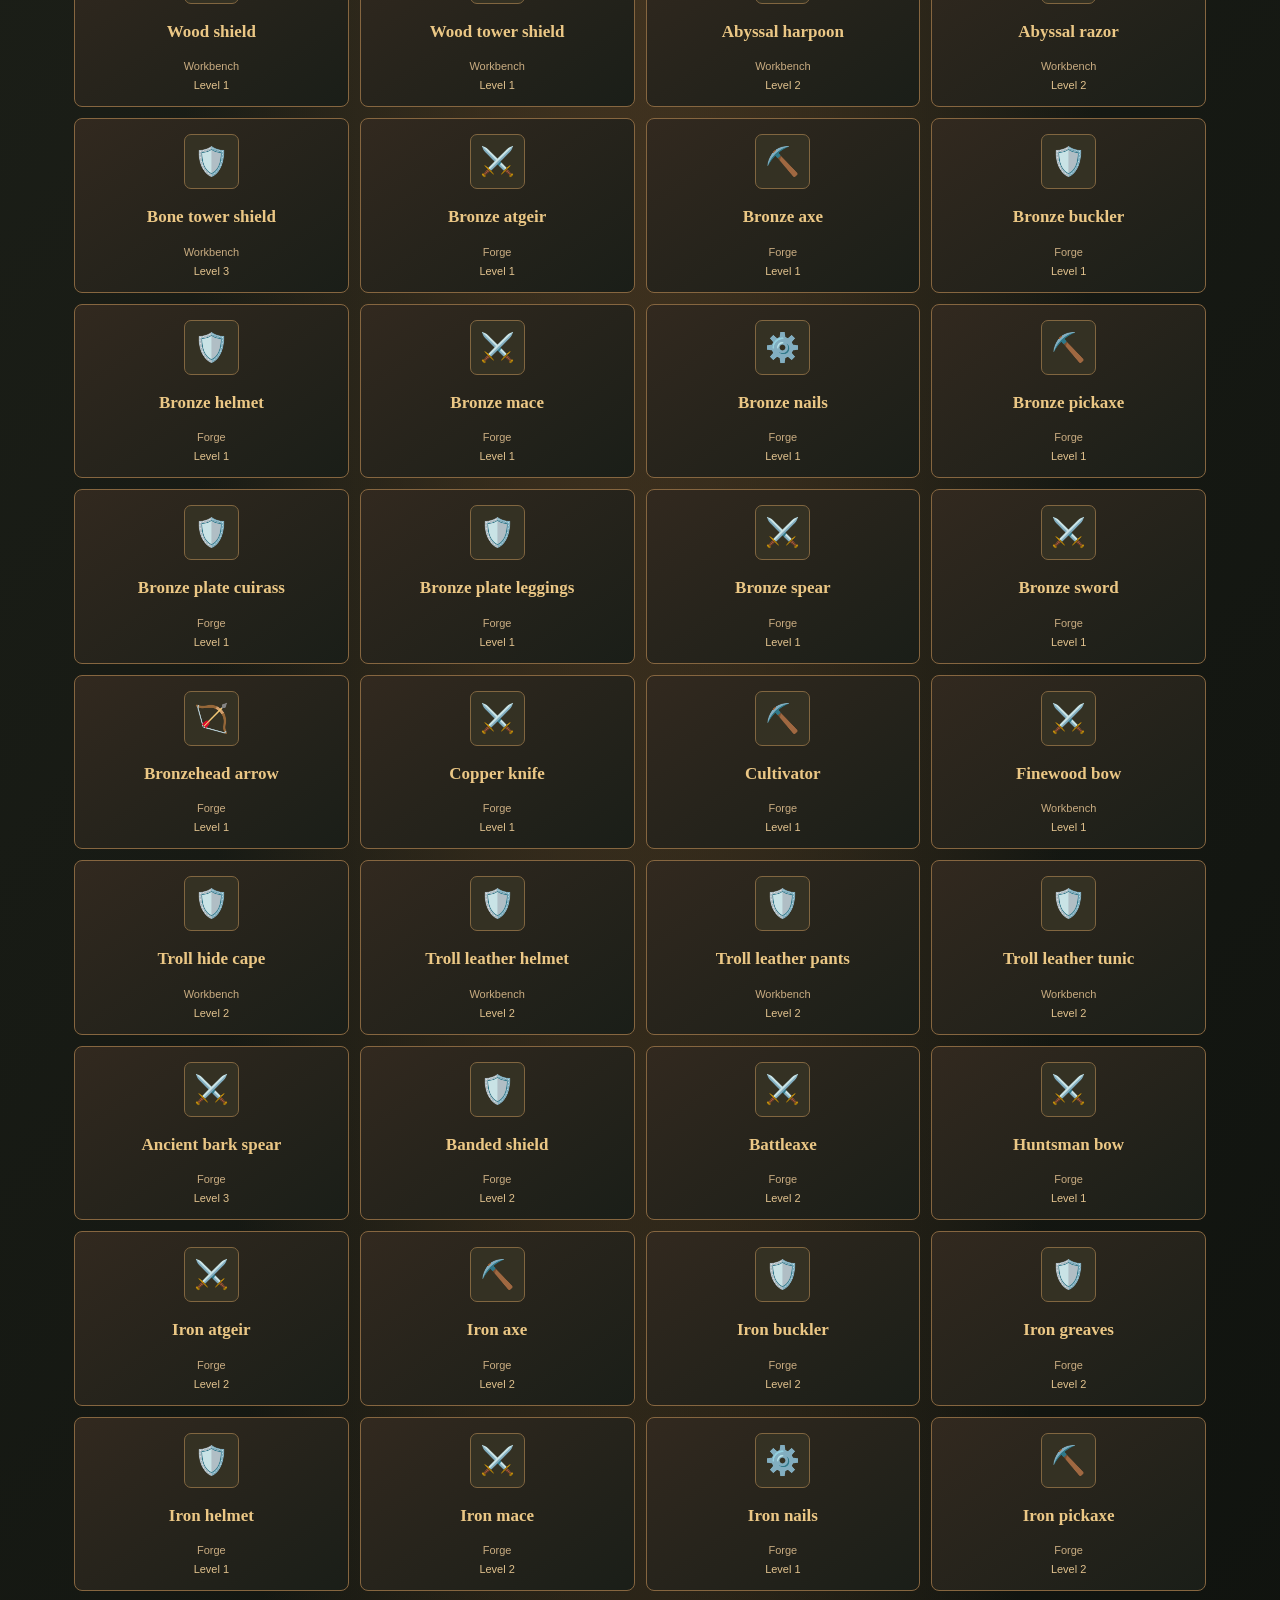
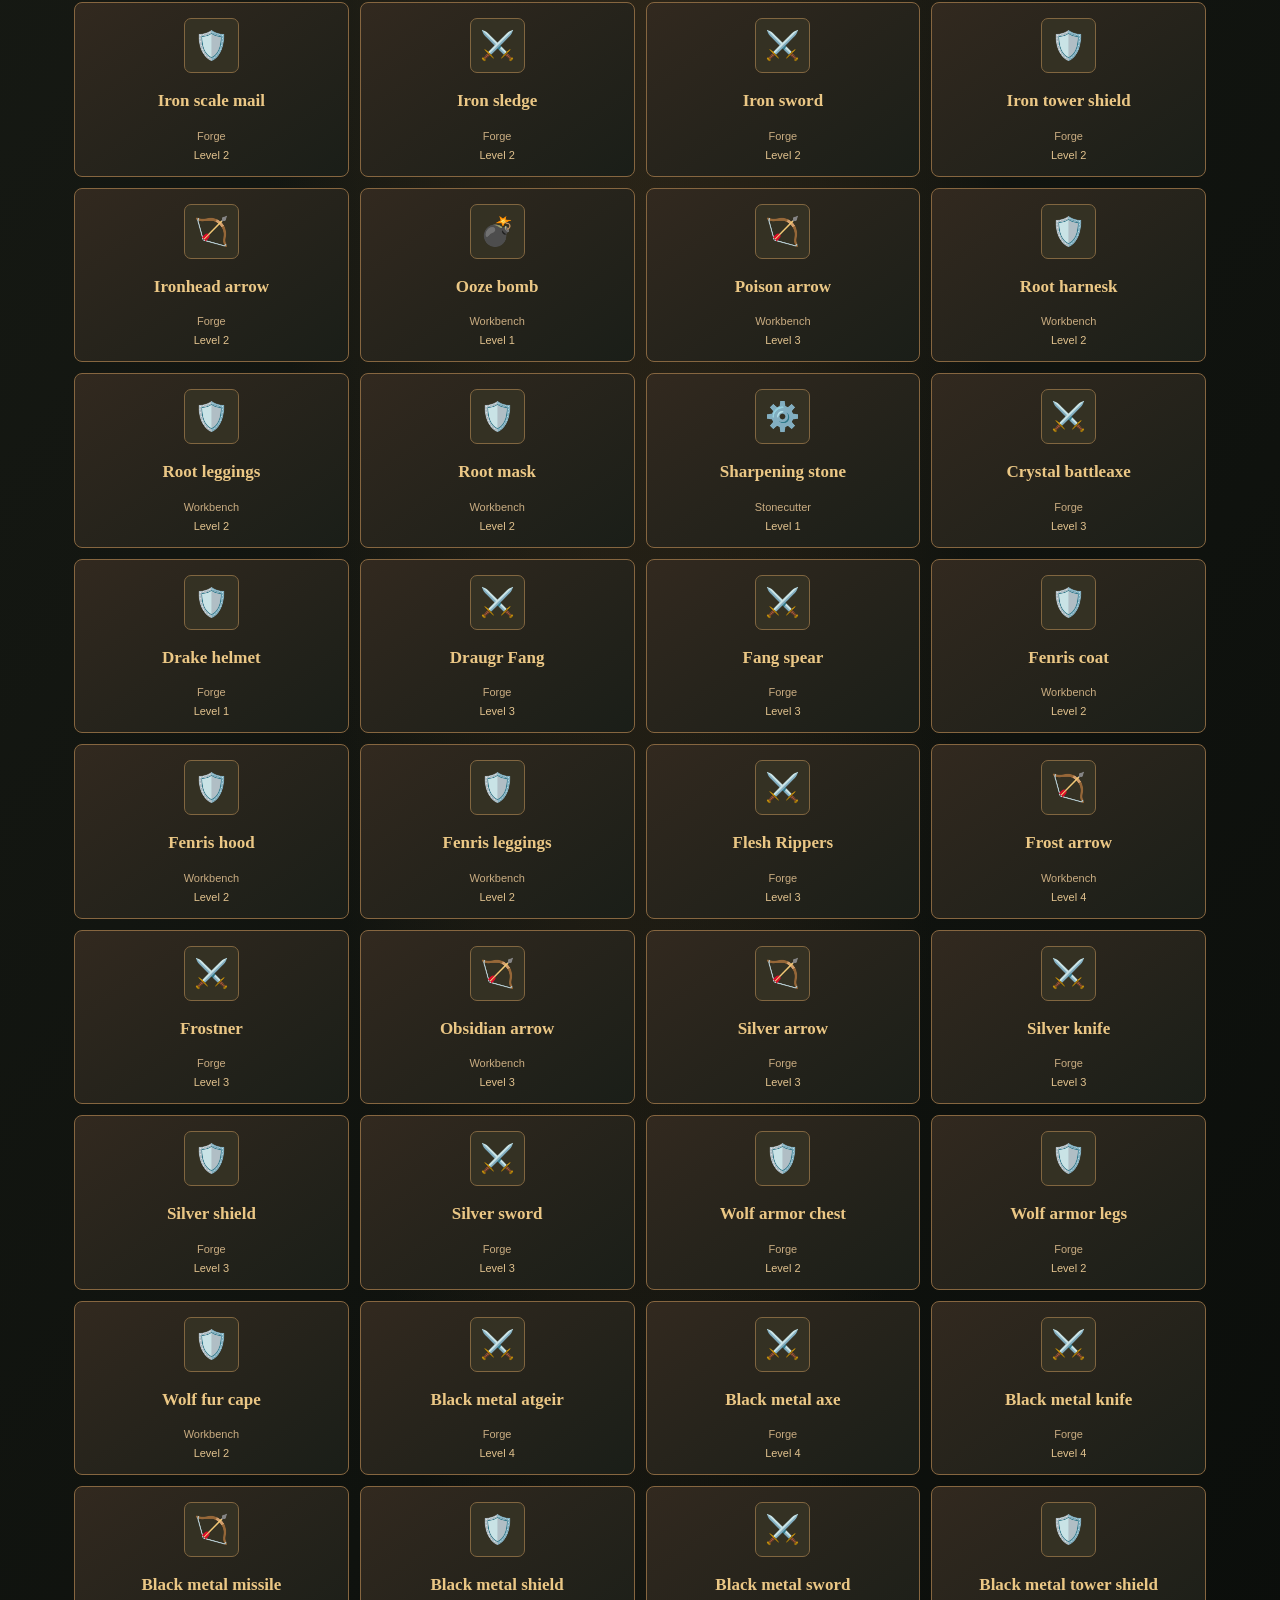
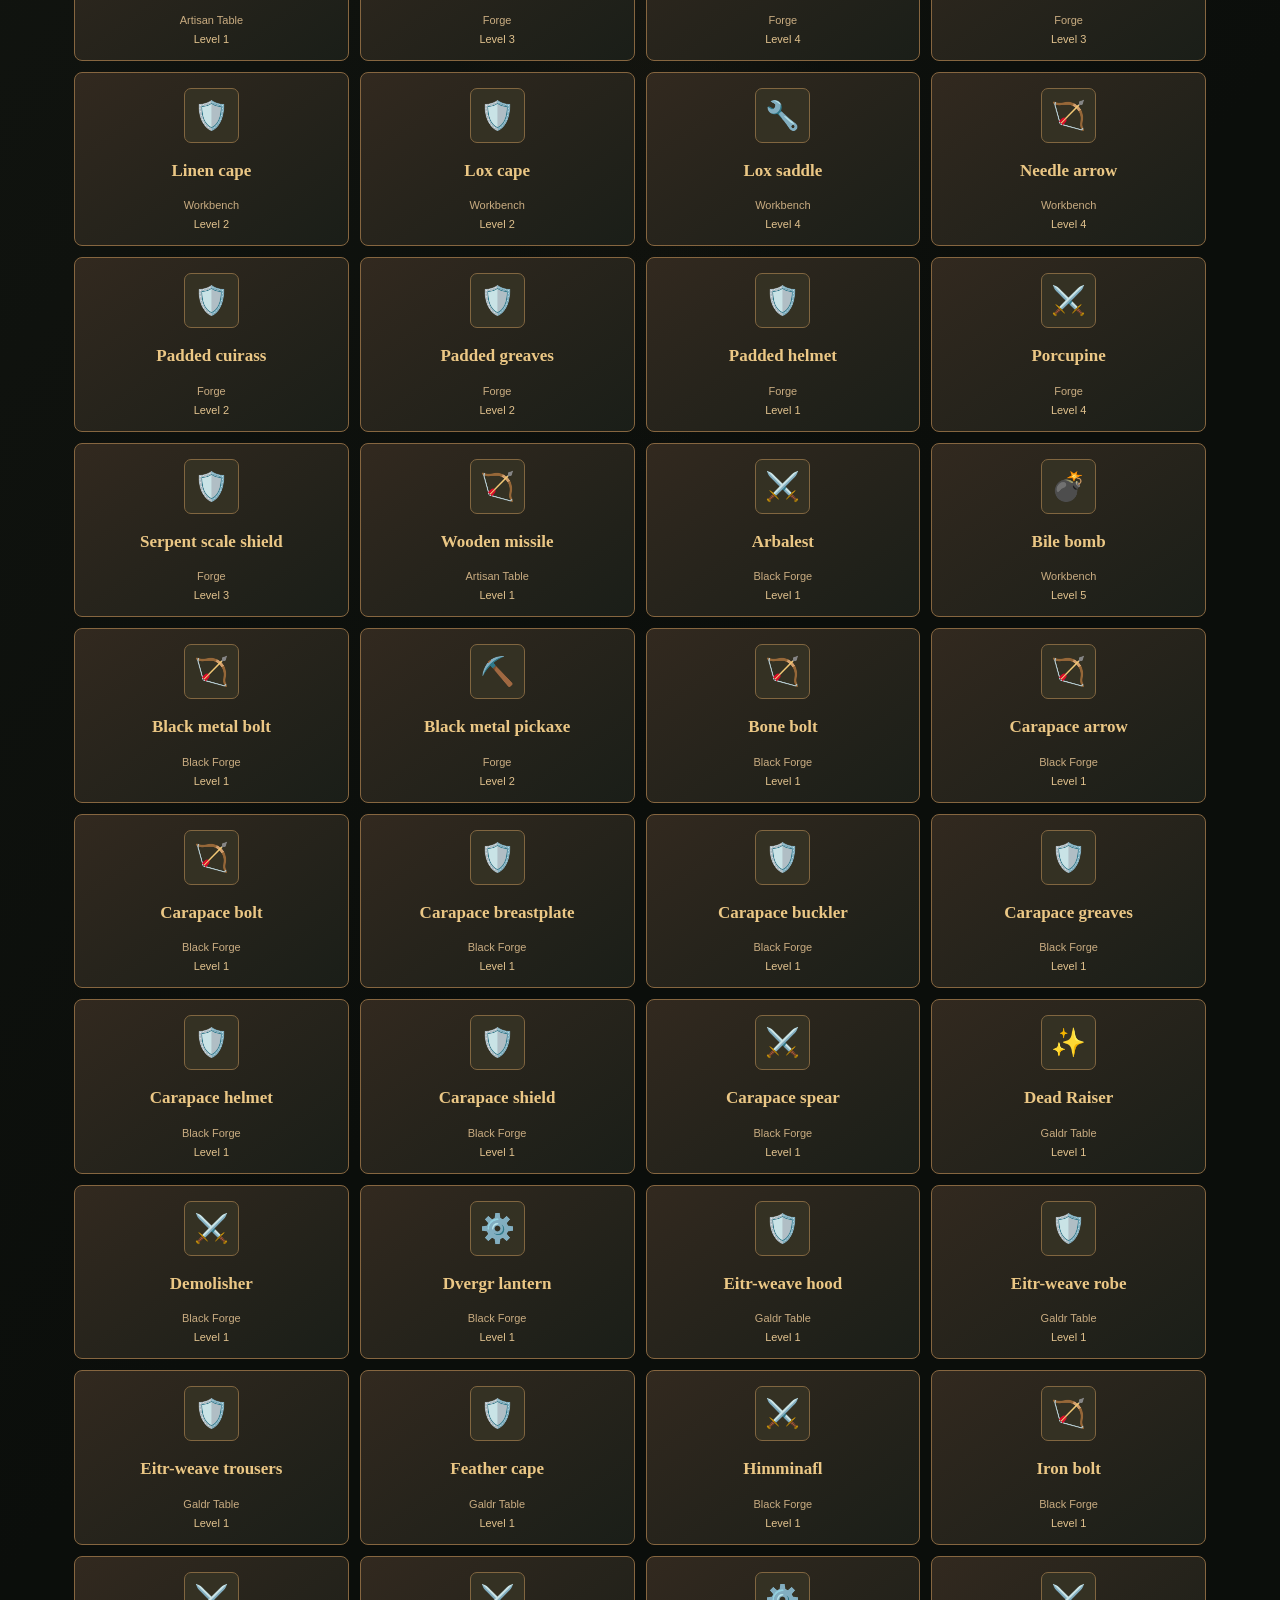
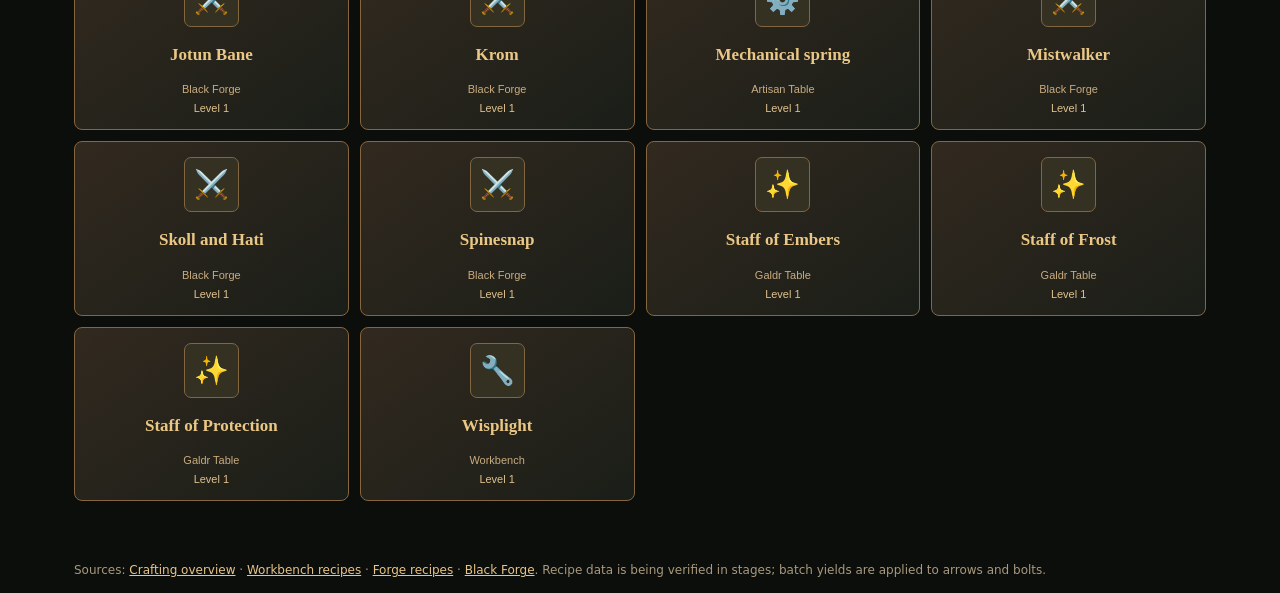
<file: crafting/index.html>
<!doctype html><html lang="en"><head><meta charset="utf-8"><meta name="viewport" content="width=device-width, initial-scale=1"><meta name="theme-color" content="#171812"><title>Valheim · Crafting Codex</title><link rel="icon" type="image/png" sizes="64x64" href="../assets/favicon-64.png"><style>
:root{color-scheme:dark;--gold:#ebc785;--text:#f3e3c6;--muted:#c1af92}*{box-sizing:border-box}body{margin:0;color:var(--text);background:radial-gradient(ellipse at 50% -10%,#584025,transparent 55%),linear-gradient(130deg,#20231b,#0b0e0b 75%);font-family:system-ui,-apple-system,sans-serif}header,main,footer{max-width:1160px;margin:auto;padding:16px 14px}h1,h2,h3{font-family:Georgia,serif;color:var(--gold)}h1{font-size:clamp(32px,6vw,62px);margin:18px 0 5px}.headbar{display:flex;align-items:center;justify-content:space-between;gap:8px}.back,.spoiler{border:1px solid #927044;background:#29241c;color:#f0d09c;padding:9px 10px;border-radius:6px;font-size:12px;text-decoration:none}.spoiler{display:flex;align-items:center;gap:6px;cursor:pointer}.spoiler input{accent-color:#d9af65;width:18px;height:18px}.intro{color:var(--muted);line-height:1.5}.runes{font-size:12px;color:#b39762;letter-spacing:.6em;margin:16px 0}.tabs{display:flex;flex-wrap:wrap;gap:8px;margin:20px 0}.tab,.field{border:1px solid #8b6a42;border-radius:6px;background:#191e19;color:var(--text);padding:10px;font:inherit}.tab{cursor:pointer}.tab.active{background:#74542d;border-color:#e8bd76}.fields{display:grid;grid-template-columns:repeat(4,minmax(0,1fr));gap:10px}.fields label span{display:block;color:#d1b78e;font-size:12px;margin-bottom:5px}.field{width:100%;min-width:0}.summary{display:flex;align-items:center;justify-content:space-between}.summary small{color:var(--muted)}.grid{display:grid;grid-template-columns:repeat(4,minmax(0,1fr));gap:11px}.card{background:linear-gradient(145deg,#32291f,#1a1e18);border:1px solid #866640;border-radius:8px;overflow:hidden;min-width:0}.card:hover,.card:focus-within{border-color:#e3b779}.card button{cursor:pointer;border:0;background:transparent;color:inherit;width:100%;height:100%;padding:15px 9px;display:flex;flex-direction:column;align-items:center;gap:7px}.symbol{display:grid;place-items:center;border:1px solid #816640;background:#343123;border-radius:7px;font-size:28px;width:55px;height:55px}.card h3{text-align:center;margin:0;font-size:17px;line-height:1.2;min-height:2.5em;display:grid;place-items:center;overflow-wrap:anywhere}.meta{font-size:11px;color:#c9ac81;text-align:center}.level{font-size:11px;color:#e1c28e}.unverified{color:#b6a489;font-size:10px;text-align:center}.empty{padding:22px;color:var(--muted)}dialog{border:2px solid #aa8451;border-radius:12px;background:linear-gradient(#32281d,#161c16);color:var(--text);padding:0;width:min(530px,calc(100vw - 16px));max-height:calc(100dvh - 44px)}dialog::backdrop{background:#050705db;backdrop-filter:blur(3px)}.dialog-body{padding:20px;max-height:calc(100dvh - 52px);overflow:auto;overscroll-behavior:contain}.modal-head{display:flex;align-items:center;gap:12px}.modal-head h2{margin:0;font-size:clamp(22px,5vw,30px)}.modal-head .symbol{flex:none}.modal-head .info{flex:1}.close{background:#25231c;color:#f2d59e;border:1px solid #977448;border-radius:6px;width:36px;height:36px;font-size:22px;cursor:pointer}.subtitle{color:var(--muted);font-size:13px}.mat{display:flex;flex-wrap:wrap;gap:8px;margin-top:12px}.mat span{padding:10px;border:1px solid #85663e;background:#2b271e;border-radius:6px}.mat strong{color:#efc37c;margin-right:5px}.quantity{margin-top:22px;border-top:1px solid #87653c;padding-top:17px}.quantity label{color:#d6ba8f;font-weight:700}.quantity input{display:block;margin-top:9px;width:140px}.note{font-size:12px;line-height:1.6;color:#bead90}.pill{border:1px solid #7c6241;border-radius:5px;padding:5px 9px;display:inline-block;color:#e2c58d}html.modal-open{overflow:hidden}body.modal-open{position:fixed;width:100%;overflow:hidden;left:0;right:0}footer{font-size:12px;color:#a9997d;margin-top:30px}a{color:#e9c489}@media(max-width:740px){header,main,footer{padding:12px}h1{font-size:34px}.intro,.runes{display:none}.back,.spoiler{font-size:10px;padding:7px}.spoiler{max-width:55%}.fields{grid-template-columns:1fr 1fr}.grid{grid-template-columns:repeat(3,minmax(0,1fr));gap:7px}.card button{padding:9px 4px}.symbol{width:40px;height:40px;font-size:23px}.card h3{font-size:11px}.meta,.level{font-size:9px}.tab{font-size:12px;padding:8px}.field{font-size:16px}.dialog-body{padding:15px}}
.craft-panel{border-top:1px solid #8b6c43;margin-top:20px;padding-top:18px}.section-label{font:800 11px system-ui,sans-serif;letter-spacing:.13em;color:#ebc385}.amount-head{display:flex;justify-content:space-between;align-items:center;gap:12px}.amount-head .subtitle{margin-top:5px}.stepper{display:flex;align-items:center;border:1px solid #9d7747;border-radius:7px;background:#111913;overflow:hidden;flex:none}.stepper button{border:0;color:#ebc48a;background:#32281d;font-size:24px;width:39px;height:44px;cursor:pointer}.stepper input{border:0;border-inline:1px solid #674e30;border-radius:0;background:transparent;color:#f8e2b6;width:57px;font:700 21px Georgia,serif;text-align:center;appearance:textfield;outline-offset:-2px}.stepper input::-webkit-inner-spin-button,.stepper input::-webkit-outer-spin-button{appearance:none;margin:0}.materials-label{margin-top:23px}.mat{display:grid;grid-template-columns:1fr 1fr;gap:9px;margin-top:12px}.material-row{display:flex;justify-content:space-between;align-items:center;gap:10px;background:#20251e;border:1px solid #735837;border-radius:6px;padding:12px 11px;font-size:14px}.material-row strong{font-size:19px;color:#e9c07c;white-space:nowrap}.modal-head .symbol{width:49px;height:49px}.modal-head .subtitle{line-height:1.5}@media(max-width:740px){.dialog-body{padding:17px}.amount-head{gap:8px}.stepper button{width:35px}.stepper input{width:47px;font-size:18px}.mat{gap:7px}.material-row{padding:10px 8px;font-size:12px}.material-row strong{font-size:16px}}@media(max-width:345px){.amount-head{align-items:flex-start;flex-direction:column}}
.recipe-status{display:flex;align-items:center;gap:9px;padding:9px 0;font:13px system-ui,sans-serif;color:#e1bd81}.recipe-status input{width:18px;height:18px;accent-color:#d7aa6d}
.upgrade-tabs{display:grid;grid-template-columns:1fr 1fr;margin-top:20px;gap:8px}.upgrade-tab{border:1px solid #705634;background:#1a211a;color:#bcb098;border-radius:7px;padding:12px;cursor:pointer;font:700 14px system-ui,sans-serif}.upgrade-tab.active{border-color:#e7b773;background:#4b3825;color:#ffe3aa}.upgrade-selectors{display:grid;grid-template-columns:1fr 1fr;gap:10px;margin:13px 0 18px}.upgrade-selectors label{display:flex;flex-direction:column;gap:7px;color:#ceb58f;font:12px system-ui,sans-serif}.upgrade-selectors .field{width:100%;font-size:16px}.upgrade-stats{display:grid;grid-template-columns:repeat(2,minmax(0,1fr));gap:9px;margin:12px 0}.upgrade-stat{padding:12px;background:#19271f;border:1px solid #4b6c51;border-radius:7px}.upgrade-stat small{color:#b4c5a8}.upgrade-stat div{font-size:20px;font-weight:700;margin:7px 0;white-space:nowrap}.upgrade-stat div span{color:#b1a183}.upgrade-stat strong{color:#a9e2a5;font-size:12px}.upgrade-tab:focus-visible,.upgrade-selectors .field:focus-visible{outline:2px solid #f4ce8c;outline-offset:3px}@media(max-width:740px){.upgrade-stat{padding:9px}.upgrade-stat div{font-size:17px}.upgrade-tab{padding:10px}}
</style><link rel="manifest" href="../manifest.webmanifest"><meta name="apple-mobile-web-app-capable" content="yes"><meta name="apple-mobile-web-app-status-bar-style" content="black-translucent"><meta name="apple-mobile-web-app-title" content="Valheim"><link rel="apple-touch-icon" sizes="180x180" href="../assets/apple-touch-icon.png"><link rel="stylesheet" href="../assets/materials/wood.css"></head><body><header><div class="headbar"><a class="back" href="../">← Back to Valheim Companion</a><label class="spoiler"><input type="checkbox" id="protect" checked> Hide Ashlands &amp; Deep North (spoiler protection for admin 😂)</label></div><div class="runes">ᚠ ᚢ ᚦ ᚨ ᚱ ᚲ ᚷ ᚹ</div><h1>The Crafting Codex</h1><p class="intro">Weapons, armour, tools, shields, ammunition and other non-food items. Browse by progression, crafting station and level. Material lists are being verified in stages; incomplete entries remain clearly labelled.</p></header><main><div class="tabs" id="tabs"><button class="tab active" data-type="all">All items</button><button class="tab" data-type="Weapons">Weapons</button><button class="tab" data-type="Armor">Armor</button><button class="tab" data-type="Shields">Shields</button><button class="tab" data-type="Tools">Tools</button><button class="tab" data-type="Magic">Magic</button><button class="tab" data-type="Ammo">Ammo</button><button class="tab" data-type="Consumables">Consumables</button><button class="tab" data-type="Materials">Materials</button><button class="tab" data-type="Other">Other</button></div><div class="fields"><label><span>Search</span><input class="field" id="search" type="search" placeholder="Item or material…"></label><label><span>Biome</span><select class="field" id="biome"><option value="all">All biomes</option><option >Meadows</option><option >Black Forest</option><option >Swamp</option><option >Mountain</option><option >Plains</option><option >Mistlands</option><option data-late hidden disabled>Ashlands</option><option data-late hidden disabled>Deep North</option></select></label><label><span>Crafting station</span><select class="field" id="station"><option value="all">All stations</option><option>Inventory</option><option>Workbench</option><option>Forge</option><option>Black Forge</option><option>Galdr Table</option><option>Stonecutter</option><option>Artisan Table</option></select></label><label><span>Station level</span><select class="field" id="level"><option value="all">Any level</option><option value="0">No station</option><option value="1">1</option><option value="2">2</option><option value="3">3</option><option value="4">4</option><option value="5">5</option><option value="6">6</option><option value="7">7</option></select></label></div><label class="recipe-status"><input id="verified-only" type="checkbox"> Show only recipes with materials</label><div class="summary"><h2>Craftable items</h2><small id="count"></small></div><p class="note">A recipe marked “Materials pending” has a known station/item association, but its exact ingredient list still needs validation. This is an expanding equipment catalogue, not yet an exhaustive list of every game item or hammer-built structure.</p><section class="grid" id="cards"></section></main><dialog id="detail" aria-label="Crafting details"><div class="dialog-body" id="dialog-body"></div></dialog><footer>Sources: <a href="https://valheim.fandom.com/wiki/Crafting" target="_blank" rel="noopener">Crafting overview</a> · <a href="https://valheim.fandom.com/wiki/Category:Workbench_recipes" target="_blank" rel="noopener">Workbench recipes</a> · <a href="https://valheim.fandom.com/wiki/Category:Forge_recipes" target="_blank" rel="noopener">Forge recipes</a> · <a href="https://valheim.fandom.com/wiki/Black_forge" target="_blank" rel="noopener">Black Forge</a>. Recipe data is being verified in stages; batch yields are applied to arrows and bolts.</footer><script>
const items=[{"station":"Inventory","biome":"Meadows","type":"Tools","name":"Stone axe","level":0,"recipe":{"Stone":4,"Wood":5}},{"station":"Inventory","biome":"Meadows","type":"Weapons","name":"Club","level":0,"recipe":{"Wood":6}},{"station":"Inventory","biome":"Meadows","type":"Tools","name":"Hammer","level":0,"recipe":{"Wood":3,"Stone":2}},{"station":"Inventory","biome":"Meadows","type":"Tools","name":"Torch","level":0,"recipe":{"Wood":1,"Resin":1}},{"station":"Workbench","biome":"Meadows","type":"Tools","name":"Hoe","level":1,"recipe":{"Wood":5,"Stone":2}},{"station":"Workbench","biome":"Meadows","type":"Tools","name":"Antler pickaxe","level":1,"recipe":{"Wood":10,"Hard antler":1}},{"station":"Workbench","biome":"Meadows","type":"Tools","name":"Flint axe","level":1,"recipe":{"Wood":4,"Flint":4}},{"station":"Workbench","biome":"Meadows","type":"Weapons","name":"Crude bow","level":1,"recipe":{"Wood":10,"Leather scraps":8}},{"station":"Workbench","biome":"Meadows","type":"Weapons","name":"Flint spear","level":1,"recipe":{"Wood":5,"Flint":10,"Leather scraps":2}},{"station":"Workbench","biome":"Meadows","type":"Weapons","name":"Flint knife","level":1,"recipe":{"Wood":2,"Flint":4,"Leather scraps":2}},{"station":"Workbench","biome":"Meadows","type":"Weapons","name":"Stagbreaker","level":2,"recipe":{"Corewood":20,"Deer trophy":5,"Leather scraps":2}},{"station":"Workbench","biome":"Meadows","type":"Armor","name":"Rag tunic","level":1,"recipe":{"Leather scraps":5}},{"station":"Workbench","biome":"Meadows","type":"Armor","name":"Rag pants","level":1,"recipe":{"Leather scraps":5}},{"station":"Workbench","biome":"Meadows","type":"Armor","name":"Leather tunic","level":2,"recipe":{"Deer hide":6}},{"station":"Workbench","biome":"Meadows","type":"Armor","name":"Leather pants","level":2,"recipe":{"Deer hide":6}},{"station":"Workbench","biome":"Meadows","type":"Armor","name":"Leather helmet","level":2,"recipe":{"Deer hide":6}},{"station":"Workbench","biome":"Meadows","type":"Armor","name":"Deer hide cape","level":2,"recipe":{"Deer hide":4,"Bone fragments":5}},{"station":"Workbench","biome":"Meadows","type":"Shields","name":"Wood shield","level":1,"recipe":{"Wood":10,"Resin":4,"Leather scraps":4}},{"station":"Workbench","biome":"Meadows","type":"Shields","name":"Wood tower shield","level":1,"recipe":{"Wood":10,"Leather scraps":6}},{"station":"Workbench","biome":"Meadows","type":"Ammo","name":"Wood arrow","level":1,"recipe":{"Wood":8},"yield":20},{"station":"Workbench","biome":"Meadows","type":"Ammo","name":"Flinthead arrow","level":2,"recipe":{"Wood":8,"Flint":2,"Feathers":2},"yield":20},{"station":"Workbench","biome":"Meadows","type":"Ammo","name":"Fire arrow","level":2,"recipe":{"Wood":8,"Resin":8,"Feathers":2},"yield":20},{"station":"Workbench","biome":"Black Forest","type":"Weapons","name":"Finewood bow","level":1,"recipe":{"Finewood":10,"Corewood":10,"Deer hide":2}},{"station":"Workbench","biome":"Black Forest","type":"Weapons","name":"Abyssal razor","level":2,"recipe":{"Finewood":4,"Chitin":20,"Leather scraps":2}},{"station":"Workbench","biome":"Black Forest","type":"Tools","name":"Abyssal harpoon","level":2,"recipe":{"Finewood":8,"Chitin":30,"Leather scraps":3}},{"station":"Workbench","biome":"Black Forest","type":"Armor","name":"Troll leather tunic","level":2,"recipe":{"Troll hide":5}},{"station":"Workbench","biome":"Black Forest","type":"Armor","name":"Troll leather pants","level":2,"recipe":{"Troll hide":5}},{"station":"Workbench","biome":"Black Forest","type":"Armor","name":"Troll leather helmet","level":2,"recipe":{"Troll hide":5,"Bone fragments":3}},{"station":"Workbench","biome":"Black Forest","type":"Armor","name":"Troll hide cape","level":2,"recipe":{"Troll hide":10,"Bone fragments":2}},{"station":"Workbench","biome":"Black Forest","type":"Shields","name":"Bone tower shield","level":3,"recipe":{"Wood":10,"Bone fragments":10,"Skeleton trophy":2}},{"station":"Workbench","biome":"Swamp","type":"Armor","name":"Root harnesk","level":2,"recipe":{"Root":10,"Ancient bark":10,"Deer hide":2}},{"station":"Workbench","biome":"Swamp","type":"Armor","name":"Root leggings","level":2,"recipe":{"Root":10,"Ancient bark":10,"Deer hide":2}},{"station":"Workbench","biome":"Swamp","type":"Armor","name":"Root mask","level":2,"recipe":{"Root":10,"Ancient bark":10,"Leather scraps":4}},{"station":"Workbench","biome":"Swamp","type":"Ammo","name":"Poison arrow","level":3,"recipe":{"Wood":8,"Obsidian":4,"Feathers":2,"Ooze":2},"yield":20},{"station":"Workbench","biome":"Swamp","type":"Consumables","name":"Ooze bomb","level":1,"recipe":{"Leather scraps":5,"Ooze":10,"Resin":3},"yield":5},{"station":"Workbench","biome":"Mountain","type":"Armor","name":"Fenris coat","level":2,"recipe":{"Fenris hair":20,"Wolf pelt":5,"Leather scraps":10}},{"station":"Workbench","biome":"Mountain","type":"Armor","name":"Fenris leggings","level":2,"recipe":{"Fenris hair":20,"Wolf pelt":5,"Leather scraps":10}},{"station":"Workbench","biome":"Mountain","type":"Armor","name":"Fenris hood","level":2,"recipe":{"Fenris hair":20,"Wolf pelt":2,"Cultist trophy":1}},{"station":"Workbench","biome":"Mountain","type":"Armor","name":"Wolf fur cape","level":2,"recipe":{"Wolf pelt":6,"Silver":4,"Wolf trophy":1}},{"station":"Workbench","biome":"Mountain","type":"Ammo","name":"Obsidian arrow","level":3,"recipe":{"Wood":8,"Obsidian":4,"Feathers":2},"yield":20},{"station":"Workbench","biome":"Mountain","type":"Ammo","name":"Frost arrow","level":4,"recipe":{"Wood":8,"Obsidian":4,"Feathers":2,"Freeze gland":1},"yield":20},{"station":"Workbench","biome":"Plains","type":"Armor","name":"Lox cape","level":2,"recipe":{"Lox pelt":6,"Silver":2}},{"station":"Workbench","biome":"Plains","type":"Armor","name":"Linen cape","level":2,"recipe":{"Linen thread":20,"Silver":1}},{"station":"Workbench","biome":"Plains","type":"Ammo","name":"Needle arrow","level":4,"recipe":{"Needle":4,"Feathers":2},"yield":20},{"station":"Workbench","biome":"Plains","type":"Other","name":"Lox saddle","level":4,"recipe":{"Leather scraps":10,"Linen thread":20,"Black metal":15}},{"station":"Workbench","biome":"Mistlands","type":"Other","name":"Wisplight","level":1,"recipe":{"Silver":1,"Wisp":1}},{"station":"Workbench","biome":"Mistlands","type":"Consumables","name":"Bile bomb","level":5,"recipe":{"Sap":1,"Bilebag":1,"Resin":3},"yield":3},{"station":"Forge","biome":"Black Forest","type":"Tools","name":"Cultivator","level":1,"recipe":{"Core wood":5,"Bronze":5}},{"station":"Forge","biome":"Black Forest","type":"Tools","name":"Bronze pickaxe","level":1,"recipe":{"Core wood":3,"Bronze":10}},{"station":"Forge","biome":"Black Forest","type":"Tools","name":"Bronze axe","level":1,"recipe":{"Wood":4,"Bronze":8,"Leather scraps":2}},{"station":"Forge","biome":"Black Forest","type":"Weapons","name":"Bronze sword","level":1,"recipe":{"Wood":2,"Bronze":8,"Leather scraps":2}},{"station":"Forge","biome":"Black Forest","type":"Weapons","name":"Bronze mace","level":1,"recipe":{"Wood":4,"Bronze":8,"Leather scraps":3}},{"station":"Forge","biome":"Black Forest","type":"Weapons","name":"Bronze spear","level":1,"recipe":{"Wood":5,"Bronze":6,"Deer hide":2}},{"station":"Forge","biome":"Black Forest","type":"Weapons","name":"Bronze atgeir","level":1,"recipe":{"Wood":10,"Bronze":8,"Leather scraps":2}},{"station":"Forge","biome":"Black Forest","type":"Weapons","name":"Copper knife","level":1,"recipe":{"Wood":2,"Copper":8}},{"station":"Forge","biome":"Black Forest","type":"Shields","name":"Bronze buckler","level":1,"recipe":{"Wood":4,"Bronze":10}},{"station":"Forge","biome":"Black Forest","type":"Armor","name":"Bronze helmet","level":1,"recipe":{"Bronze":5,"Deer hide":2}},{"station":"Forge","biome":"Black Forest","type":"Armor","name":"Bronze plate cuirass","level":1,"recipe":{"Bronze":5,"Deer hide":2}},{"station":"Forge","biome":"Black Forest","type":"Armor","name":"Bronze plate leggings","level":1,"recipe":{"Bronze":5,"Deer hide":2}},{"station":"Forge","biome":"Black Forest","type":"Ammo","name":"Bronzehead arrow","level":1,"recipe":{"Wood":8,"Bronze":1,"Feathers":2},"yield":20},{"station":"Forge","biome":"Swamp","type":"Tools","name":"Iron pickaxe","level":2,"recipe":{"Core wood":3,"Iron":20}},{"station":"Forge","biome":"Swamp","type":"Tools","name":"Iron axe","level":2,"recipe":{"Wood":4,"Iron":20,"Leather scraps":2}},{"station":"Forge","biome":"Swamp","type":"Weapons","name":"Iron sword","level":2,"recipe":{"Wood":2,"Iron":20,"Leather scraps":3}},{"station":"Forge","biome":"Swamp","type":"Weapons","name":"Iron mace","level":2,"recipe":{"Wood":4,"Iron":20,"Leather scraps":3}},{"station":"Forge","biome":"Swamp","type":"Weapons","name":"Iron atgeir","level":2,"recipe":{"Wood":10,"Iron":30,"Leather scraps":2}},{"station":"Forge","biome":"Swamp","type":"Weapons","name":"Battleaxe","level":2,"recipe":{"Ancient bark":30,"Iron":35,"Leather scraps":4}},{"station":"Forge","biome":"Swamp","type":"Weapons","name":"Iron sledge","level":2,"recipe":{"Ancient bark":10,"Iron":30,"Ymir flesh":4,"Draugr Elite trophy":1}},{"station":"Forge","biome":"Swamp","type":"Weapons","name":"Ancient bark spear","level":3,"recipe":{"Troll hide":4,"Iron":10,"Ancient bark":10}},{"station":"Forge","biome":"Swamp","type":"Weapons","name":"Huntsman bow","level":1,"recipe":{"Finewood":10,"Iron":20,"Feathers":10,"Deer hide":2}},{"station":"Forge","biome":"Swamp","type":"Shields","name":"Banded shield","level":2,"recipe":{"Finewood":10,"Iron":8}},{"station":"Forge","biome":"Swamp","type":"Shields","name":"Iron buckler","level":2,"recipe":{"Iron":10,"Ancient bark":4}},{"station":"Forge","biome":"Swamp","type":"Shields","name":"Iron tower shield","level":2,"recipe":{"Finewood":15,"Iron":10}},{"station":"Forge","biome":"Swamp","type":"Armor","name":"Iron helmet","level":1,"recipe":{"Iron":20,"Deer hide":2}},{"station":"Forge","biome":"Swamp","type":"Armor","name":"Iron scale mail","level":2,"recipe":{"Iron":20,"Deer hide":2}},{"station":"Forge","biome":"Swamp","type":"Armor","name":"Iron greaves","level":2,"recipe":{"Iron":20,"Deer hide":2}},{"station":"Forge","biome":"Swamp","type":"Ammo","name":"Ironhead arrow","level":2,"recipe":{"Wood":8,"Iron":1,"Feathers":2},"yield":20},{"station":"Forge","biome":"Mountain","type":"Weapons","name":"Silver sword","level":3,"recipe":{"Wood":2,"Silver":40,"Leather scraps":3,"Iron":5}},{"station":"Forge","biome":"Mountain","type":"Weapons","name":"Silver knife","level":3,"recipe":{"Wood":2,"Silver":10,"Leather scraps":3,"Iron":2}},{"station":"Forge","biome":"Mountain","type":"Weapons","name":"Fang spear","level":3,"recipe":{"Ancient bark":10,"Wolf fang":4,"Leather scraps":2,"Silver":2}},{"station":"Forge","biome":"Mountain","type":"Weapons","name":"Frostner","level":3,"recipe":{"Ancient bark":10,"Silver":30,"Ymir flesh":5,"Freeze gland":5}},{"station":"Forge","biome":"Mountain","type":"Weapons","name":"Crystal battleaxe","level":3,"recipe":{"Ancient bark":40,"Silver":30,"Crystal":10}},{"station":"Forge","biome":"Mountain","type":"Weapons","name":"Flesh Rippers","level":3,"recipe":{"Fenris hair":10,"Fenris claw":6,"Silver":10}},{"station":"Forge","biome":"Mountain","type":"Weapons","name":"Draugr Fang","level":3,"recipe":{"Ancient bark":10,"Silver":20,"Deer hide":2,"Guck":10}},{"station":"Forge","biome":"Mountain","type":"Shields","name":"Silver shield","level":3,"recipe":{"Finewood":10,"Silver":8}},{"station":"Forge","biome":"Mountain","type":"Armor","name":"Wolf armor chest","level":2,"recipe":{"Silver":20,"Wolf pelt":5,"Chain":1}},{"station":"Forge","biome":"Mountain","type":"Armor","name":"Wolf armor legs","level":2,"recipe":{"Silver":20,"Wolf pelt":5,"Wolf fang":4}},{"station":"Forge","biome":"Mountain","type":"Armor","name":"Drake helmet","level":1,"recipe":{"Silver":20,"Wolf pelt":2,"Drake trophy":2}},{"station":"Forge","biome":"Mountain","type":"Ammo","name":"Silver arrow","level":3,"recipe":{"Wood":8,"Silver":1,"Feathers":2},"yield":20},{"station":"Forge","biome":"Plains","type":"Weapons","name":"Black metal sword","level":4,"recipe":{"Finewood":2,"Black metal":20,"Linen thread":5}},{"station":"Forge","biome":"Plains","type":"Weapons","name":"Black metal axe","level":4,"recipe":{"Fine wood":6,"Black metal":20,"Linen thread":5}},{"station":"Forge","biome":"Plains","type":"Weapons","name":"Black metal atgeir","level":4,"recipe":{"Fine wood":10,"Black metal":30,"Linen thread":5}},{"station":"Forge","biome":"Plains","type":"Weapons","name":"Black metal knife","level":4,"recipe":{"Finewood":4,"Black metal":10,"Linen thread":5}},{"station":"Forge","biome":"Plains","type":"Weapons","name":"Porcupine","level":4,"recipe":{"Finewood":5,"Iron":20,"Needle":5,"Linen thread":10}},{"station":"Forge","biome":"Plains","type":"Shields","name":"Black metal shield","level":3,"recipe":{"Finewood":10,"Black metal":8,"Chain":5}},{"station":"Forge","biome":"Plains","type":"Shields","name":"Black metal tower shield","level":3,"recipe":{"Finewood":15,"Black metal":10,"Chain":7}},{"station":"Forge","biome":"Plains","type":"Armor","name":"Padded helmet","level":1,"recipe":{"Iron":10,"Linen thread":15}},{"station":"Forge","biome":"Plains","type":"Armor","name":"Padded cuirass","level":2,"recipe":{"Iron":10,"Linen thread":20}},{"station":"Forge","biome":"Plains","type":"Armor","name":"Padded greaves","level":2,"recipe":{"Iron":10,"Linen thread":20}},{"station":"Black Forge","biome":"Mistlands","type":"Weapons","name":"Mistwalker","level":1,"recipe":{"Finewood":3,"Iron":15,"Refined eitr":10,"Wisp":3}},{"station":"Black Forge","biome":"Mistlands","type":"Weapons","name":"Krom","level":1,"recipe":{"Iron":30,"Bronze":20,"Scale hide":5}},{"station":"Black Forge","biome":"Mistlands","type":"Weapons","name":"Himminafl","level":1,"recipe":{"Yggdrasil wood":10,"Refined eitr":15,"Silver":5,"Mandible":2}},{"station":"Black Forge","biome":"Mistlands","type":"Weapons","name":"Jotun Bane","level":1,"recipe":{"Yggdrasil wood":5,"Iron":15,"Bilebag":3,"Refined eitr":10}},{"station":"Black Forge","biome":"Mistlands","type":"Weapons","name":"Skoll and Hati","level":1,"recipe":{"Finewood":4,"Iron":10,"Black metal":10}},{"station":"Black Forge","biome":"Mistlands","type":"Weapons","name":"Demolisher","level":1,"recipe":{"Yggdrasil wood":10,"Iron":20,"Refined eitr":10}},{"station":"Black Forge","biome":"Mistlands","type":"Weapons","name":"Spinesnap","level":1,"recipe":{"Finewood":10,"Bone fragments":40,"Refined eitr":10}},{"station":"Black Forge","biome":"Mistlands","type":"Weapons","name":"Arbalest","level":1,"recipe":{"Wood":10,"Iron":8,"Root":4}},{"station":"Black Forge","biome":"Mistlands","type":"Weapons","name":"Carapace spear","level":1,"recipe":{"Yggdrasil wood":10,"Carapace":4,"Mandible":2}},{"station":"Black Forge","biome":"Mistlands","type":"Shields","name":"Carapace buckler","level":1,"recipe":{"Carapace":16,"Scale hide":3,"Refined eitr":10}},{"station":"Black Forge","biome":"Mistlands","type":"Shields","name":"Carapace shield","level":1,"recipe":{"Carapace":20,"Scale hide":3,"Refined eitr":10}},{"station":"Black Forge","biome":"Mistlands","type":"Armor","name":"Carapace breastplate","level":1,"recipe":{"Carapace":20,"Scale hide":3,"Iron":5,"Refined eitr":4}},{"station":"Black Forge","biome":"Mistlands","type":"Armor","name":"Carapace greaves","level":1,"recipe":{"Carapace":20,"Scale hide":3,"Iron":5,"Refined eitr":4}},{"station":"Black Forge","biome":"Mistlands","type":"Armor","name":"Carapace helmet","level":1,"recipe":{"Carapace":16,"Scale hide":3,"Mandible":2,"Refined eitr":4}},{"station":"Black Forge","biome":"Mistlands","type":"Ammo","name":"Carapace arrow","level":1,"recipe":{"Carapace":4,"Feathers":2,"Wood":8},"yield":20},{"station":"Black Forge","biome":"Mistlands","type":"Ammo","name":"Bone bolt","level":1,"recipe":{"Bone fragments":8,"Feathers":2},"yield":20},{"station":"Black Forge","biome":"Mistlands","type":"Ammo","name":"Iron bolt","level":1,"recipe":{"Wood":8,"Iron":1,"Feathers":2},"yield":20},{"station":"Black Forge","biome":"Mistlands","type":"Ammo","name":"Black metal bolt","level":1,"recipe":{"Black metal":2,"Wood":8,"Feathers":2},"yield":20},{"station":"Black Forge","biome":"Mistlands","type":"Ammo","name":"Carapace bolt","level":1,"recipe":{"Carapace":2,"Wood":8,"Feathers":2},"yield":20},{"station":"Galdr Table","biome":"Mistlands","type":"Magic","name":"Staff of Embers","level":1,"recipe":{"Yggdrasil wood":20,"Surtling core":4,"Refined eitr":16}},{"station":"Galdr Table","biome":"Mistlands","type":"Magic","name":"Staff of Frost","level":1,"recipe":{"Yggdrasil wood":20,"Freeze gland":4,"Refined eitr":16}},{"station":"Galdr Table","biome":"Mistlands","type":"Magic","name":"Staff of Protection","level":1,"recipe":{"Yggdrasil wood":20,"Blood clot":4,"Refined eitr":16}},{"station":"Galdr Table","biome":"Mistlands","type":"Magic","name":"Dead Raiser","level":1,"recipe":{"Bone fragments":10,"Refined eitr":16,"Skeleton trophy":4}},{"station":"Galdr Table","biome":"Mistlands","type":"Armor","name":"Eitr-weave hood","level":1,"recipe":{"Linen thread":16,"Refined eitr":15,"Iron":2}},{"station":"Galdr Table","biome":"Mistlands","type":"Armor","name":"Eitr-weave robe","level":1,"recipe":{"Linen thread":20,"Refined eitr":20,"Feathers":10,"Scale hide":5}},{"station":"Galdr Table","biome":"Mistlands","type":"Armor","name":"Eitr-weave trousers","level":1,"recipe":{"Linen thread":20,"Refined eitr":20,"Scale hide":10}},{"station":"Galdr Table","biome":"Mistlands","type":"Armor","name":"Feather cape","level":1,"recipe":{"Feathers":10,"Scale hide":5,"Refined eitr":20}},{"station":"Stonecutter","biome":"Swamp","type":"Materials","name":"Sharpening stone","level":1,"recipe":{"Stone":5}},{"station":"Artisan Table","biome":"Plains","type":"Ammo","name":"Wooden missile","level":1,"recipe":{"Core wood":5,"Feathers":2},"yield":20},{"station":"Artisan Table","biome":"Plains","type":"Ammo","name":"Black metal missile","level":1,"recipe":{"Wood":10,"Black metal":1},"yield":20},{"station":"Artisan Table","biome":"Mistlands","type":"Materials","name":"Mechanical spring","level":1,"recipe":{"Refined eitr":1,"Iron":3}},{"station":"Black Forge","biome":"Ashlands","type":"Weapons","name":"Nidhögg","level":3,"recipe":{"Charred bone":3,"Flametal":12,"Asksvin hide":2}},{"station":"Black Forge","biome":"Ashlands","type":"Weapons","name":"Slayer","level":3,"recipe":{"Flametal":30,"Asksvin hide":5,"Morgen sinew":3}},{"station":"Black Forge","biome":"Ashlands","type":"Weapons","name":"Berserkir axes","level":3,"recipe":{"Charred bone":15,"Flametal":24,"Asksvin hide":3}},{"station":"Black Forge","biome":"Ashlands","type":"Weapons","name":"Flametal mace","level":3,"recipe":{"Charred bone":10,"Flametal":15,"Sulfur":5,"Asksvin hide":3}},{"station":"Black Forge","biome":"Ashlands","type":"Weapons","name":"Ash Fang","level":3,"recipe":{"Ashwood":10,"Charred bone":16,"Flametal":5,"Bonemaw tooth":5}},{"station":"Black Forge","biome":"Ashlands","type":"Weapons","name":"Ripper","level":3,"recipe":{"Ashwood":10,"Flametal":8,"Morgen sinew":2,"Bonemaw tooth":4}},{"station":"Black Forge","biome":"Ashlands","type":"Weapons","name":"Dyrnwyn","level":4,"recipe":{"Dyrnwyn hilt fragment":1,"Dyrnwyn blade fragment":1,"Dyrnwyn tip fragment":1,"Flametal":20,"Bloodstone":1}},{"station":"Black Forge","biome":"Ashlands","type":"Shields","name":"Flametal shield","level":3,"recipe":{"Ashwood":10,"Flametal":8,"Asksvin hide":2}},{"station":"Black Forge","biome":"Ashlands","type":"Shields","name":"Flametal tower shield","level":3,"recipe":{"Ashwood":15,"Flametal":10,"Asksvin hide":5}},{"station":"Black Forge","biome":"Ashlands","type":"Armor","name":"Flametal Helmet","level":3,"recipe":{"Flametal":16,"Asksvin hide":3,"Charred bone":2,"Refined eitr":4}},{"station":"Black Forge","biome":"Ashlands","type":"Armor","name":"Flametal Breastplate","level":3,"recipe":{"Flametal":20,"Asksvin hide":3,"Charred bone":5,"Morgen heart":1}},{"station":"Black Forge","biome":"Ashlands","type":"Armor","name":"Flametal Greaves","level":3,"recipe":{"Flametal":20,"Asksvin hide":3,"Charred bone":5}},{"station":"Black Forge","biome":"Ashlands","type":"Armor","name":"Breastplate of Ask","level":3,"recipe":{"Linen thread":15,"Lox pelt":4,"Asksvin hide":10}},{"station":"Black Forge","biome":"Ashlands","type":"Armor","name":"Trousers of Ask","level":3,"recipe":{"Linen thread":15,"Lox pelt":4,"Asksvin hide":10}},{"station":"Black Forge","biome":"Ashlands","type":"Armor","name":"Hood of Ask","level":3,"recipe":{"Linen thread":15,"Lox pelt":4,"Asksvin hide":10}},{"station":"Galdr Table","biome":"Ashlands","type":"Magic","name":"Staff of Fracturing","level":2,"recipe":{"Charred bone":15,"Ashwood":5,"Proustite powder":8}},{"station":"Galdr Table","biome":"Ashlands","type":"Magic","name":"Staff of the Wild","level":2,"recipe":{"Ashwood":15,"Fiddlehead":10,"Celestial feather":3,"Jade":1}},{"station":"Galdr Table","biome":"Ashlands","type":"Magic","name":"Trollstav","level":2,"recipe":{"Charred bone":15,"Troll trophy":1,"Flametal":3,"Bloodstone":1}},{"station":"Galdr Table","biome":"Ashlands","type":"Magic","name":"Dundr","level":2,"recipe":{"Ashwood":10,"Flametal":4,"Celestial feather":3,"Bloodstone":1}},{"station":"Artisan Table","biome":"Ashlands","type":"Ammo","name":"Flametal missile","level":1,"recipe":{"Ashwood":10,"Flametal":1},"yield":20},{"station":"Artisan Table","biome":"Ashlands","type":"Materials","name":"Shield core","level":2,"recipe":{"Black core":1,"Surtling core":1,"Ceramic plate":5}},{"station":"Artisan Table","biome":"Ashlands","type":"Materials","name":"Ceramic plate","level":2,"recipe":{"Black marble":5},"yield":5},{"station":"Forge","biome":"Mistlands","type":"Tools","name":"Black metal pickaxe","level":2,"recipe":{"Yggdrasil wood":3,"Black metal":25}},{"station":"Forge","biome":"Plains","type":"Shields","name":"Serpent scale shield","level":3,"recipe":{"Finewood":10,"Iron":4,"Serpent scale":8}},{"station":"Forge","biome":"Black Forest","type":"Materials","name":"Bronze nails","level":1,"recipe":{"Bronze":1},"yield":20},{"station":"Forge","biome":"Swamp","type":"Materials","name":"Iron nails","level":1,"recipe":{"Iron":1},"yield":10},{"station":"Black Forge","biome":"Mistlands","type":"Materials","name":"Dvergr lantern","level":1,"recipe":null},{"station":"Artisan Table","biome":"Deep North","type":"Ammo","name":"Bloodgold missile","level":1,"recipe":{"Timberwood":10,"Bloodgold":1},"yield":20}];const cards=document.getElementById('cards'),modal=document.getElementById('detail');let type='all',scrollYBefore=0;const icons={Weapons:'⚔️',Armor:'🛡️',Shields:'🛡️',Tools:'⛏️',Magic:'✨',Ammo:'🏹',Consumables:'💣',Materials:'⚙️',Other:'🔧'};
function visible(){const q=document.getElementById('search').value.trim().toLowerCase(),b=document.getElementById('biome').value,station=document.getElementById('station').value,level=document.getElementById('level').value,protect=document.getElementById('protect').checked;return items.filter(x=>(!protect||!['Ashlands','Deep North'].includes(x.biome))&&(type==='all'||x.type===type)&&(b==='all'||x.biome===b)&&(station==='all'||x.station===station)&&(level==='all'||x.level===Number(level))&&(!document.getElementById('verified-only').checked||!!x.recipe)&&(x.name.toLowerCase().includes(q)||Object.keys(x.recipe||{}).some(k=>k.toLowerCase().includes(q)))).sort((a,b)=>['Meadows','Black Forest','Swamp','Mountain','Plains','Mistlands','Ashlands','Deep North'].indexOf(a.biome)-['Meadows','Black Forest','Swamp','Mountain','Plains','Mistlands','Ashlands','Deep North'].indexOf(b.biome)||a.name.localeCompare(b.name))}
function render(){const list=visible();cards.innerHTML=list.map(x=>{const i=items.indexOf(x);return '<article class="card"><button type="button" data-item="'+i+'"><span class="symbol">'+icons[x.type]+'</span><h3>'+x.name+'</h3><span class="meta">'+x.station+'</span><span class="level">'+(x.station==='Inventory'?'No station':'Level '+x.level)+'</span></button></article>'}).join('')||'<p class="empty">No items match the selected filters.</p>';document.getElementById('count').textContent=list.length+' items shown'}
let upgrades={};
fetch('../data/equipment-upgrades.json').then(r=>{if(!r.ok)throw new Error('Upgrade data unavailable');return r.json()}).then(d=>{upgrades=d.items||{};if(modal.open)showItem(currentIndex,document.querySelector('.upgrade-tab.active')?.dataset.mode||'craft')}).catch(err=>console.warn('Upgrade database could not load:',err));
function craftPanel(x){return '<div class="craft-panel">'+(x.recipe?
 '<div class="amount-head"><div><div class="section-label">CRAFTING AMOUNT</div><div class="subtitle">How many do you want to make?</div></div><div class="stepper"><button type="button" data-step="-1" aria-label="Decrease amount">−</button><input id="qty" aria-label="Number of items" type="number" inputmode="numeric" min="1" max="999" value="1"><button type="button" data-step="1" aria-label="Increase amount">+</button></div></div><div class="section-label materials-label">MATERIALS NEEDED</div><div class="mat" id="materials"></div>':
 '<div class="section-label">MATERIALS NOT VERIFIED</div><p class="note">This item is listed, but its exact recipe has not yet been verified.</p>')+'</div>'}
function upgradePanel(x){
 const data=upgrades[x.name];if(!data&&['Torch','Antler pickaxe','Wood arrow','Flinthead arrow','Fire arrow','Abyssal harpoon','Bronzehead arrow','Bronze nails','Poison arrow','Ooze bomb','Ironhead arrow','Sharpening stone','Iron nails','Obsidian arrow','Frost arrow','Silver arrow','Needle arrow','Lox saddle','Wooden missile','Black metal missile','Wisplight','Bile bomb','Carapace arrow','Bone bolt','Iron bolt','Black metal bolt','Carapace bolt','Mechanical spring','Dvergr lantern','Flametal missile','Shield core','Ceramic plate'].includes(x.name))return '<div class="craft-panel"><div class="section-label">NOT UPGRADEABLE</div><p class="note">This item has no normal quality upgrades. Make more using the Craft tab instead.</p></div>';if(!data)return '<div class="craft-panel"><div class="section-label">UPGRADES AWAITING VERIFICATION</div><p class="note">Per-quality material costs and stat increases have not yet been confirmed for this item. No values are estimated.</p></div>';
 const levels=data.levels,max=levels[levels.length-1].quality;
 return '<div class="craft-panel"><div class="section-label">UPGRADE PLANNER</div><div class="upgrade-selectors"><label>Current quality<select id="from-quality" class="field">'+levels.slice(0,-1).map(l=>'<option value="'+l.quality+'">Level '+l.quality+'</option>').join('')+'</select></label><label>Target quality<select id="to-quality" class="field">'+levels.slice(1).map(l=>'<option value="'+l.quality+'" '+(l.quality===max?'selected':'')+'>Level '+l.quality+'</option>').join('')+'</select></label></div><div id="upgrade-summary"></div><p class="note">Costs are for upgrades only, not initial crafting. <a href="'+data.source+'" target="_blank" rel="noopener noreferrer">Recipe source ↗</a></p></div>'
}
function showItem(i,mode='craft'){
 const x=items[i];if(!x)return;currentIndex=i;
 document.getElementById('dialog-body').innerHTML='<div class="modal-head"><span class="symbol">'+icons[x.type]+'</span><div class="info"><div class="subtitle">'+x.biome+' · '+x.type+'</div><h2>'+x.name+'</h2><div class="subtitle">'+x.station+(x.station==='Inventory'?'':' · Level '+x.level)+'</div></div><button type="button" class="close" data-close aria-label="Close">×</button></div>'+
 '<div class="upgrade-tabs" role="group" aria-label="Craft or upgrade"><button class="upgrade-tab '+(mode==='craft'?'active':'')+'" type="button" data-mode="craft" aria-pressed="'+(mode==='craft')+'">⚒ Craft</button><button class="upgrade-tab '+(mode==='upgrade'?'active':'')+'" type="button" data-mode="upgrade" aria-pressed="'+(mode==='upgrade')+'">↑ Upgrade</button></div>'+
 (mode==='upgrade'?upgradePanel(x):craftPanel(x));
 if(!modal.open){scrollYBefore=window.scrollY;document.documentElement.classList.add('modal-open');document.body.classList.add('modal-open');document.body.style.top='-'+scrollYBefore+'px';modal.showModal()}
 updateMaterials();updateUpgrade()
}
function updateMaterials(){
 const qty=document.getElementById('qty');if(!qty)return;
 const x=items[currentIndex];if(!x?.recipe)return;
 const n=Math.min(999,Math.max(1,Math.floor(Number(qty.value)||1)));
 const batches=Math.ceil(n/(x.yield||1));document.getElementById('materials').innerHTML=Object.entries(x.recipe).map(([name,count])=>'<div class="material-row"><span class="material-name-with-icon">'+(name==='Wood'?'<span class="wood-material-icon" aria-hidden="true"></span>':'')+name+'</span><strong>'+count*batches+'×</strong></div>').join('');
}
function updateUpgrade(){
 const fromInput=document.getElementById('from-quality'),toInput=document.getElementById('to-quality');if(!fromInput||!toInput)return;
 const d=upgrades[items[currentIndex].name];if(!d)return;
 const from=Number(fromInput.value);let to=Number(toInput.value);
 if(to<=from){to=Math.min(d.levels[d.levels.length-1].quality,from+1);toInput.value=String(to)}
 for(const option of toInput.options)option.disabled=Number(option.value)<=from;
 const base=d.levels.find(l=>l.quality===from),target=d.levels.find(l=>l.quality===to),steps=d.levels.filter(l=>l.quality>from&&l.quality<=to);
 const totals={};for(const step of steps)for(const [name,count] of Object.entries(step.cost||{}))totals[name]=(totals[name]||0)+count;
 const rows=Object.entries(totals).map(([name,count])=>'<div class="material-row"><span class="material-name-with-icon">'+(name==='Wood'?'<span class="wood-material-icon" aria-hidden="true"></span>':'')+name+'</span><strong>'+count+'×</strong></div>').join('');
 const stats=Object.keys(target.stats).map(name=>{const before=base.stats[name],after=target.stats[name];return '<div class="upgrade-stat"><small>'+name+'</small><div>'+before+' <span>→</span> '+after+'</div><strong>+'+(after-before)+'</strong></div>'}).join('');
 document.getElementById('upgrade-summary').innerHTML='<p class="note">'+steps.length+' upgrade'+(steps.length===1?'':'s')+' · '+d.station+' level '+target.stationLevel+' required for final step</p><div class="section-label">UPGRADE REWARDS</div><div class="upgrade-stats">'+stats+'</div><div class="section-label materials-label">TOTAL MATERIALS NEEDED</div><div class="mat">'+rows+'</div>';
}
let currentIndex=0;cards.addEventListener('click',e=>{const btn=e.target.closest('[data-item]');if(!btn)return;currentIndex=Number(btn.dataset.item);showItem(currentIndex)});modal.addEventListener('input',e=>{if(e.target.id==='qty')updateMaterials();if(e.target.id==='from-quality'||e.target.id==='to-quality')updateUpgrade()});modal.addEventListener('change',e=>{if(e.target.id==='from-quality'||e.target.id==='to-quality')updateUpgrade()});modal.addEventListener('click',e=>{const tab=e.target.closest('[data-mode]');if(tab)showItem(currentIndex,tab.dataset.mode)});modal.addEventListener('click',e=>{const btn=e.target.closest('[data-step]');if(!btn)return;const input=document.getElementById('qty');input.value=Math.min(999,Math.max(1,Math.floor(Number(input.value)||1)+Number(btn.dataset.step)));updateMaterials()});modal.addEventListener('click',e=>{if(e.target===modal||e.target.closest('[data-close]'))modal.close()});modal.addEventListener('close',()=>{document.documentElement.classList.remove('modal-open');document.body.classList.remove('modal-open');document.body.style.top='';window.scrollTo(0,scrollYBefore)});document.getElementById('tabs').addEventListener('click',e=>{const btn=e.target.closest('[data-type]');if(!btn)return;type=btn.dataset.type;document.querySelectorAll('.tab').forEach(x=>x.classList.toggle('active',x===btn));render()});['search','biome','station','level'].forEach(id=>document.getElementById(id).addEventListener(id==='search'?'input':'change',render));document.getElementById('verified-only').addEventListener('change',render);document.getElementById('protect').addEventListener('change',e=>{document.querySelectorAll('[data-late]').forEach(x=>{x.hidden=e.target.checked;x.disabled=e.target.checked});if(e.target.checked&&['Ashlands','Deep North'].includes(document.getElementById('biome').value))document.getElementById('biome').value='all';render()});render();
</script><script>if('serviceWorker' in navigator){window.addEventListener('load',()=>navigator.serviceWorker.register('../sw.js').catch(err=>console.warn('Offline support unavailable:',err)))}</script></body></html>
</file>
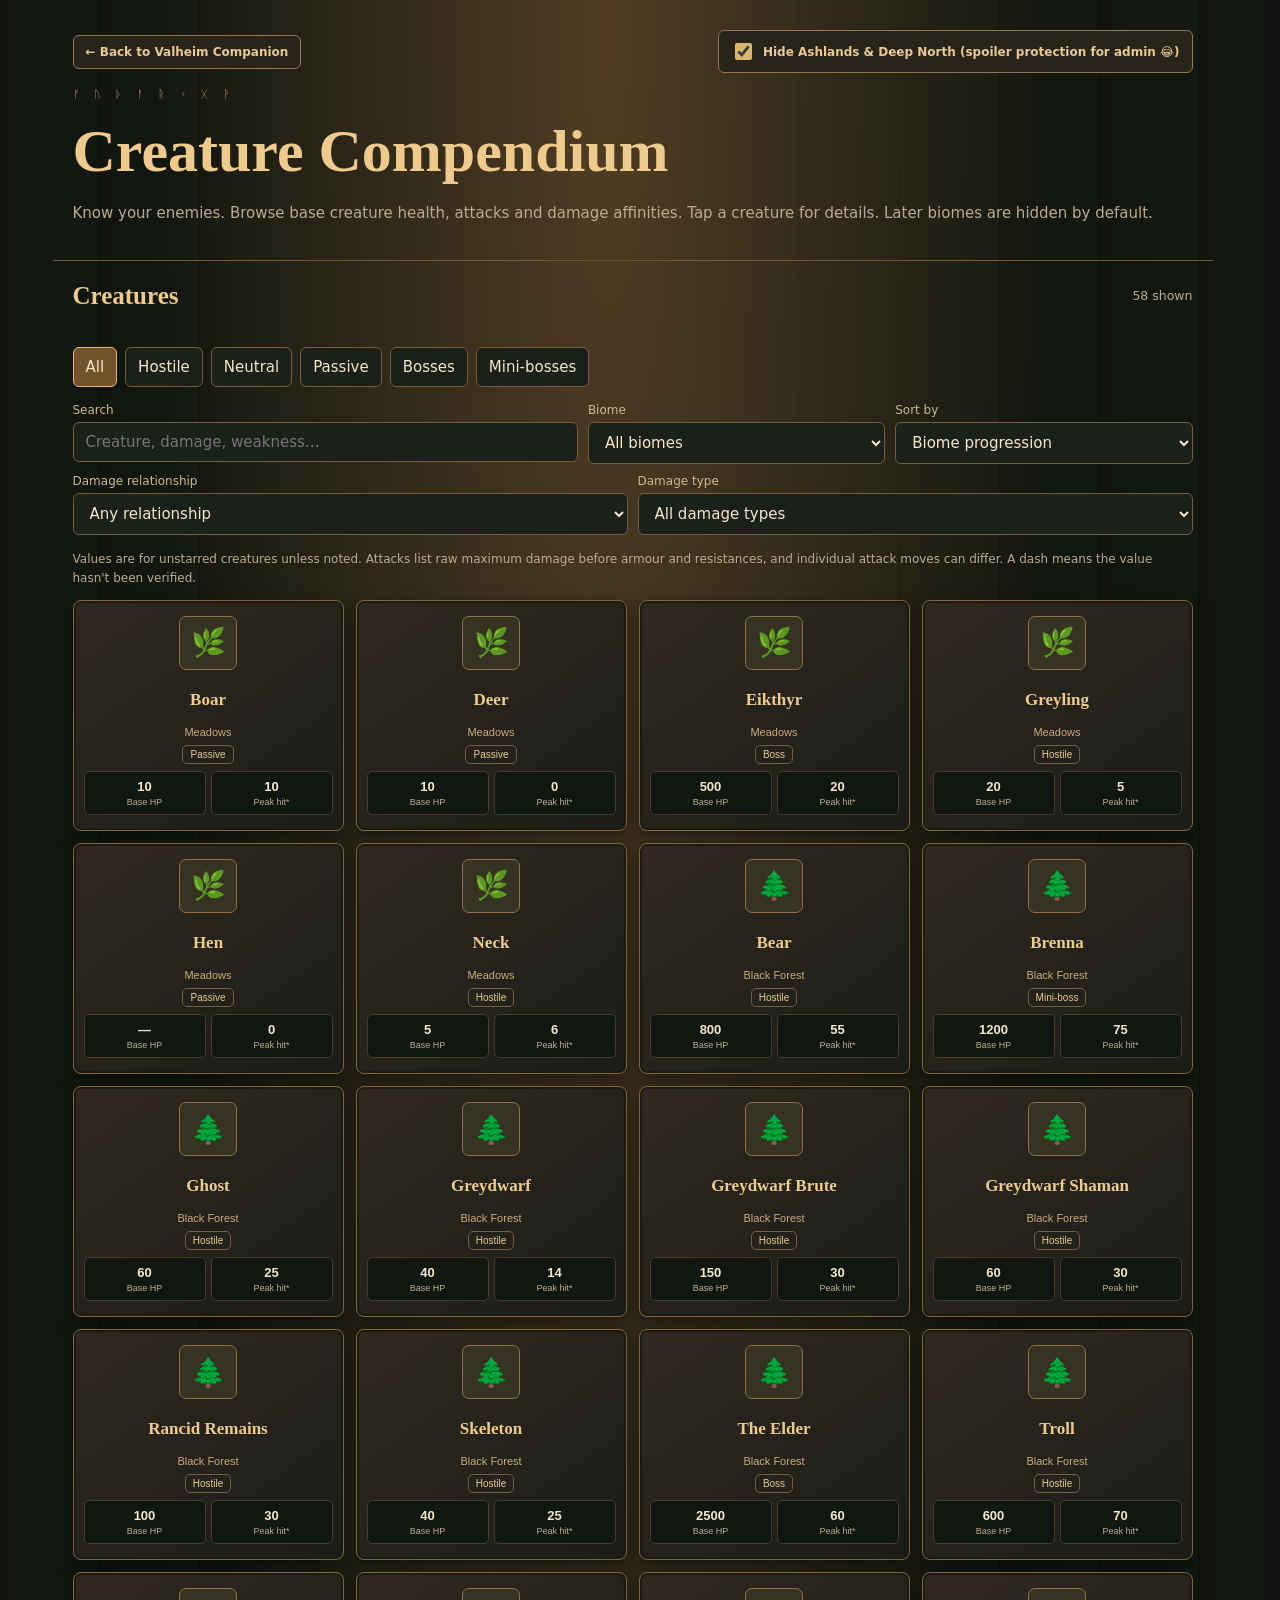
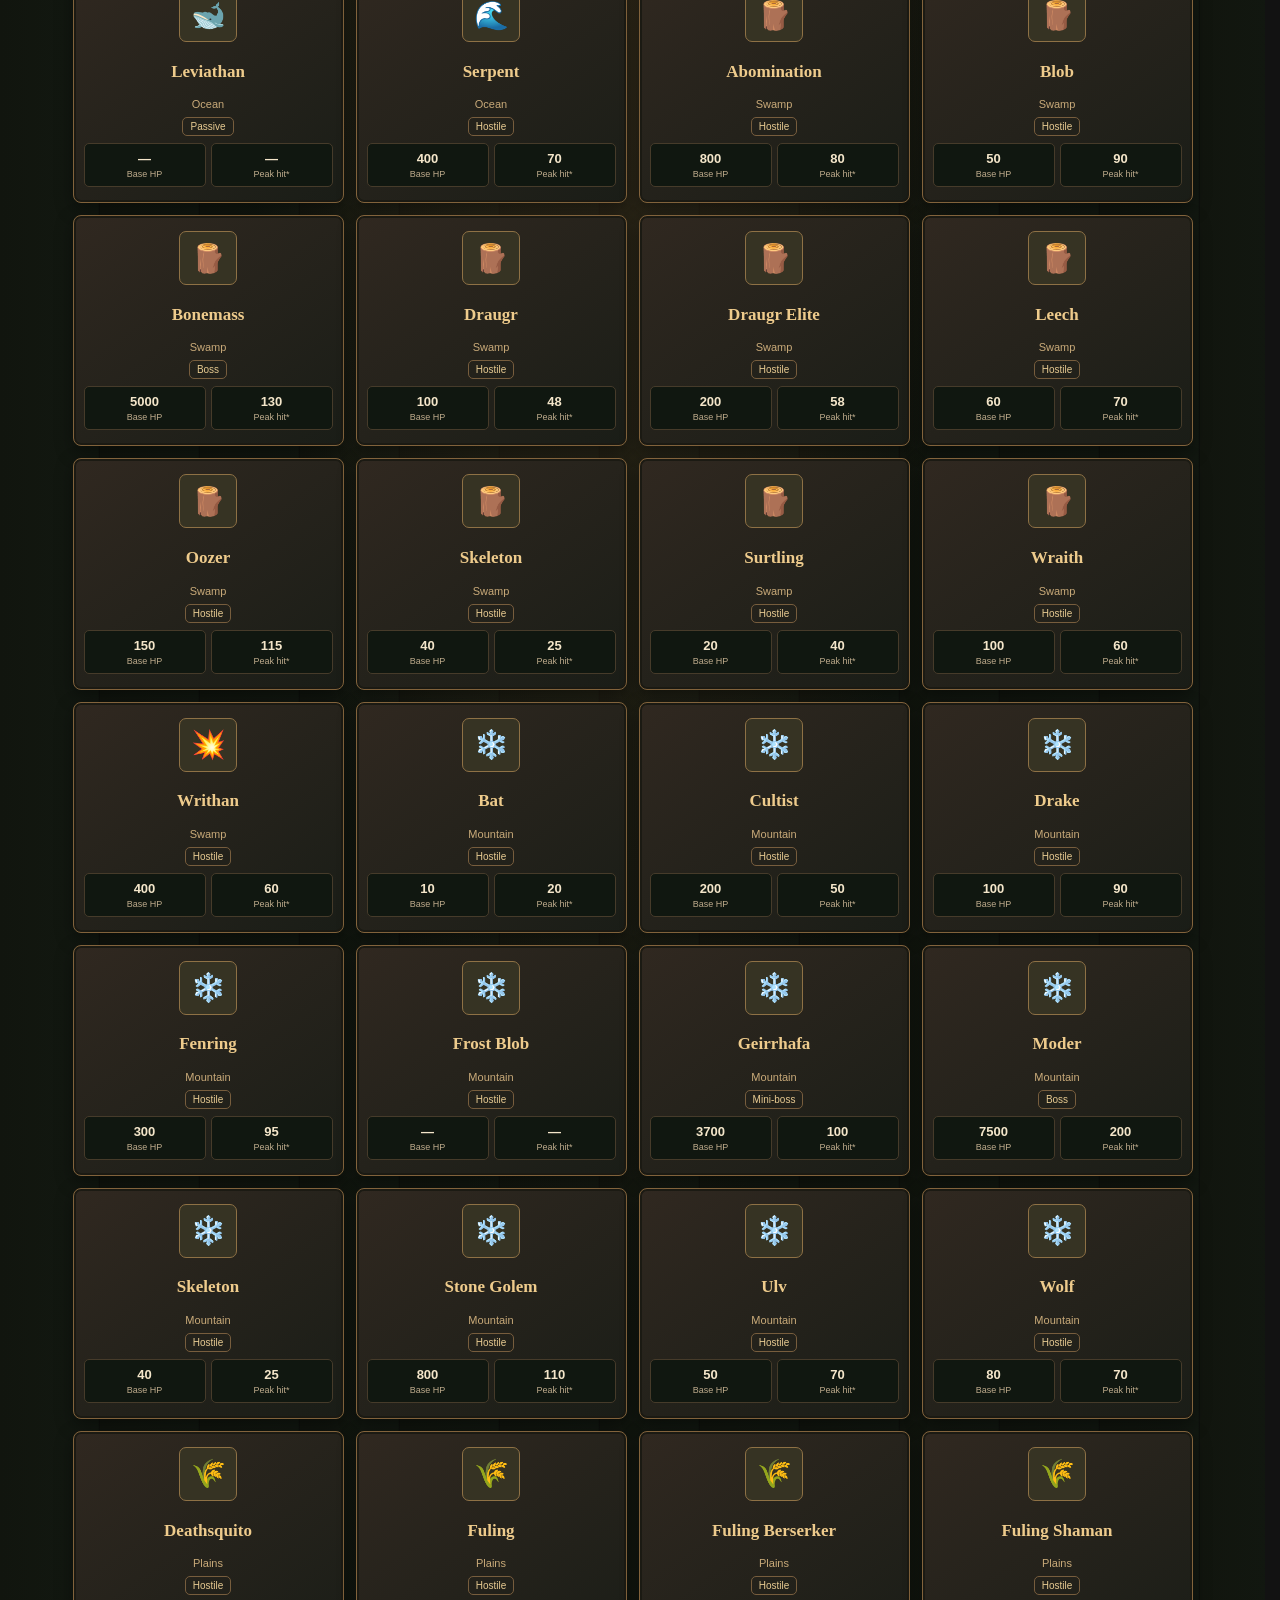
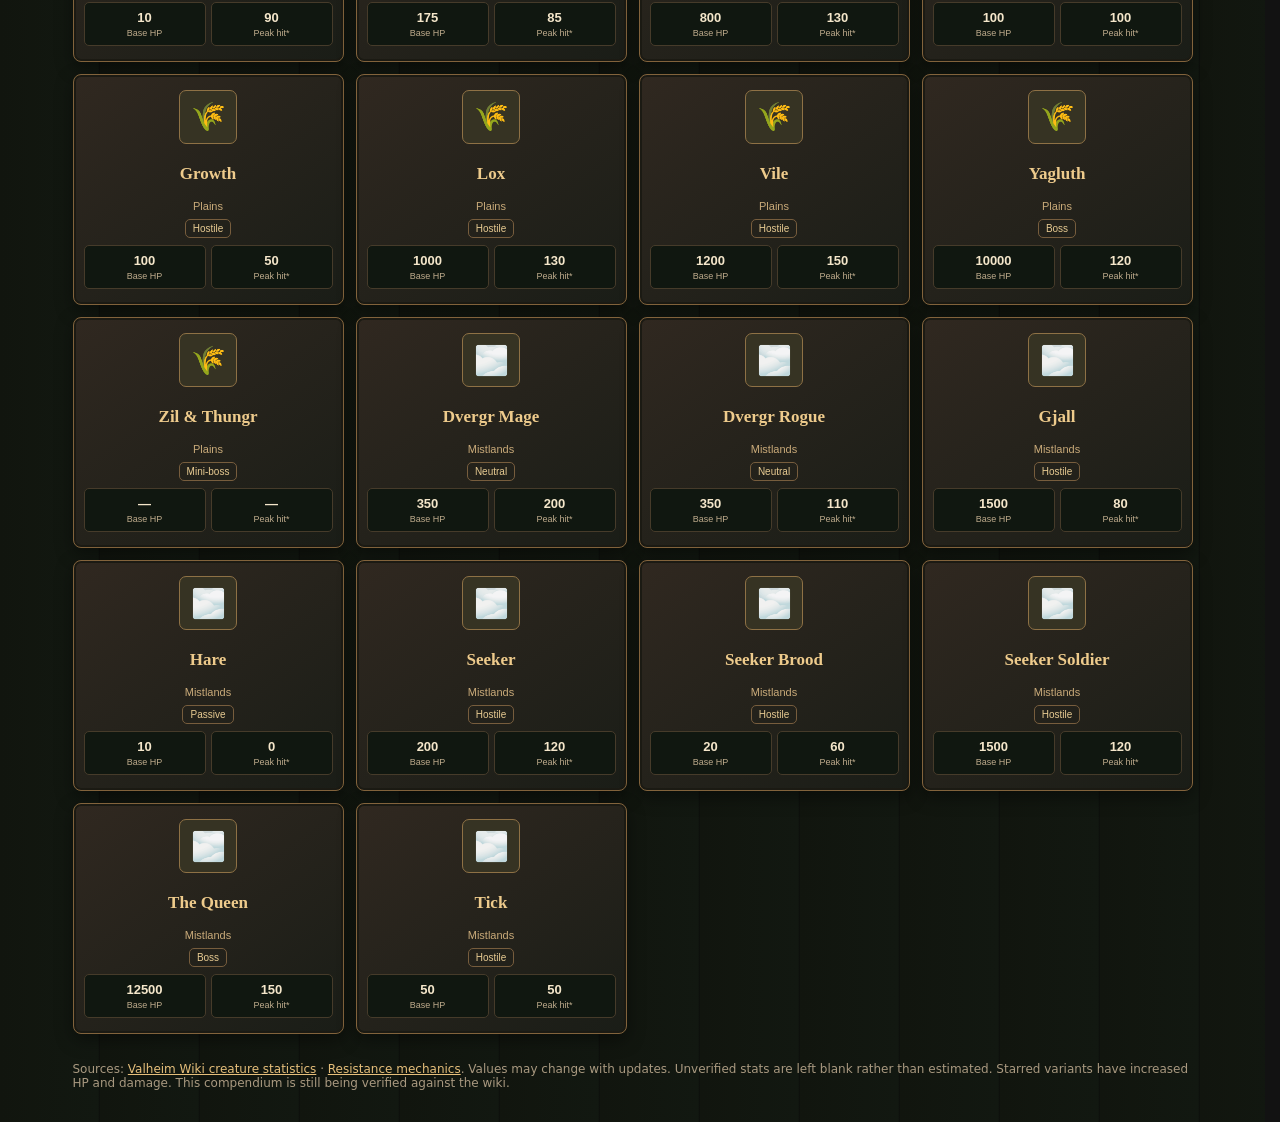
<file: creatures/index.html>
<!doctype html><html lang="en"><head><meta charset="utf-8"><meta name="viewport" content="width=device-width,initial-scale=1"><meta name="theme-color" content="#171812"><title>Valheim · Creature Compendium</title><link rel="icon" type="image/png" sizes="64x64" href="../assets/favicon-64.png"><style>:root{color-scheme:dark;--ink:#f4e6ca;--gold:#e2b773;--muted:#bcaa90}*{box-sizing:border-box}html{scrollbar-gutter:stable}body{margin:0;background:radial-gradient(ellipse at 48% 0%,#513d24 0%,transparent 48%),repeating-linear-gradient(90deg,#11150e 0px,#121811 98px,#0c0e0b 100px);color:var(--ink);font:15px system-ui,-apple-system,sans-serif;min-height:100vh}header,main,footer{max-width:1160px;padding:0 20px;margin:auto}header{padding-top:30px;padding-bottom:20px;border-bottom:1px solid #6f5738}h1,h2,h3{font-family:Georgia,serif;color:#eecb8c}h1{font-size:clamp(32px,6vw,60px);margin:16px 0 5px}h2{font-size:25px}.sub{color:var(--muted);line-height:1.6}.topbar{display:flex;gap:12px;justify-content:space-between;align-items:center}.back,.toggle{background:#29241a;border:1px solid #97744c;color:#e9c996;text-decoration:none;border-radius:6px;padding:9px 12px;font-weight:650;font-size:12px}.toggle{display:flex;gap:8px;align-items:center;cursor:pointer}.toggle input{accent-color:#dbb46f;width:17px;height:17px}.runes{color:#b79965;letter-spacing:.5em;font-size:11px;margin-top:15px}.toolbar{display:flex;gap:8px;flex-wrap:wrap;margin:16px 0}.filter,.field{color:var(--ink);background:#1b201a;border:1px solid #765c3b;border-radius:6px;padding:10px 12px;font:inherit}.filter{cursor:pointer}.filter.active{background:#71522b;border-color:#e4b876}.field{min-width:0}.controls{display:grid;grid-template-columns:1.7fr 1fr 1fr;gap:10px}label span{display:block;color:#cdb78f;margin-bottom:5px;font-size:12px}label select,label input{width:100%}.headrow{display:flex;align-items:center;justify-content:space-between;gap:12px}.headrow small{color:var(--muted)}.grid{display:grid;grid-template-columns:repeat(4,minmax(0,1fr));gap:12px}.card{background:linear-gradient(145deg,#302820,#1a1d17);border:1px solid #82633c;border-radius:8px;box-shadow:inset 0 0 0 2px #1b1a13,0 6px 18px #0006;min-width:0;overflow:hidden}.card button{width:100%;height:100%;border:0;background:transparent;color:inherit;padding:15px 10px;cursor:pointer;display:flex;align-items:center;flex-direction:column;gap:7px}.card:hover,.card:focus-within{border-color:#e0b778}.card button:focus-visible{outline:3px solid #edc789;outline-offset:-4px}.avatar{display:grid;place-items:center;border:1px solid #8e7145;border-radius:7px;background:#363323;width:58px;height:54px;font-size:28px}.card h3{font-size:17px;text-align:center;margin:3px 0 0;line-height:1.15;min-height:2.3em;display:grid;place-items:center}.biome{font-size:11px;color:#c9aa79}.pill{color:#e8cb92;border:1px solid #775d3d;border-radius:5px;padding:3px 7px;font-size:10px}.nums{display:grid;grid-template-columns:1fr 1fr;gap:5px;width:100%;margin-top:auto}.nums span{background:#101710;border:1px solid #463b2a;border-radius:5px;padding:7px 2px;text-align:center;font-size:13px;font-weight:700}.nums small{display:block;font-size:9px;font-weight:400;color:#beab8c;margin-top:3px}.hint{color:#cfb287;font-size:11px;text-align:center}.empty{padding:20px;color:var(--muted)}dialog{max-width:calc(100vw - 16px);width:min(530px,100%);border:2px solid #ac8652;border-radius:11px;color:var(--ink);background:linear-gradient(#332920,#171c16);padding:0;max-height:calc(100dvh - 45px);box-shadow:0 25px 60px #000b}dialog::backdrop{background:#050705d8;backdrop-filter:blur(3px)}.dialog-content{padding:22px;max-height:calc(100dvh - 50px);overflow:auto;overscroll-behavior:contain}.modal-top{display:flex;align-items:center;gap:10px}.modal-top .avatar{flex:none;width:45px;height:45px}.modal-heading{flex:1}.modal-heading h2{font-size:24px;margin:0}.modal-heading small{color:#c7ac83}.close{color:#f7dbad;background:#27251e;border:1px solid #937447;border-radius:6px;width:34px;height:34px;font-size:23px;cursor:pointer}.bigstats{display:grid;grid-template-columns:repeat(2,1fr);gap:9px;margin:18px 0}.bigstats div{padding:12px;background:#151a14;border:1px solid #605037;border-radius:5px}.bigstats b{display:block;font-size:23px;color:#e8c180}.bigstats small{color:var(--muted)}.section-title{font-size:11px;letter-spacing:.13em;font-weight:800;margin:20px 0 10px;color:#f0c98a}.tags{display:flex;flex-wrap:wrap;gap:7px}.tag{padding:7px 10px;border-radius:5px;border:1px solid #755e3d;background:#2b281f}.tag.weak{border-color:#a18b51;color:#f3d185}.tag.resist{border-color:#63959c;color:#acd9d7}.tag.immune{border-color:#9d6569;color:#e9b9b9}.note{color:var(--muted);font-size:12px;line-height:1.6}.sources{font-size:12px;color:#bfa885}a{color:#e6bf7b}footer{padding-top:28px;padding-bottom:32px;color:#a99980;font-size:12px}html.modal-open{overflow:hidden}body.modal-open{position:fixed;width:100%;overflow:hidden;left:0;right:0}@media(max-width:740px){header{padding:16px 12px 12px}main,footer{padding-left:12px;padding-right:12px}.topbar{gap:6px}.back,.toggle{font-size:10px;padding:7px}.toggle{max-width:53%;gap:5px}.sub,.runes{display:none}h1{font-size:32px;margin:12px 0}.grid{grid-template-columns:repeat(3,minmax(0,1fr));gap:7px}.card button{padding:10px 4px;gap:5px}.avatar{width:40px;height:39px;font-size:22px}.card h3{font-size:11px}.nums span{font-size:11px;padding:5px 0}.nums small{font-size:8px}.biome{font-size:9px}.pill{font-size:9px}.controls{grid-template-columns:1fr 1fr}.controls label:first-child{grid-column:1/-1}.filter{padding:8px;font-size:12px}.dialog-content{padding:16px}}.avatar{position:relative;overflow:hidden}.avatar img{width:100%;height:100%;object-fit:cover;position:absolute;inset:0;display:block}.avatar.has-portrait{border-color:#caa266}.avatar.has-portrait .portrait-fallback{display:none}.portrait-large{width:80px!important;height:80px!important;flex:none}@media(max-width:740px){.portrait-large{width:64px!important;height:64px!important}}
.combat-stats{display:grid;grid-template-columns:1fr 1fr;gap:9px;margin:14px 0}.combat-stat{background:#121a14;border:1px solid #66533a;border-radius:7px;padding:13px 14px}.combat-stat small{font:700 10px system-ui,sans-serif;letter-spacing:.09em;color:#c6aa83}.combat-stat div{display:flex;align-items:baseline;gap:6px;margin-top:4px}.combat-stat b{font:700 32px Georgia,serif;color:#bad5a0}.combat-stat.damage b{color:#ecaa9a}.combat-stat span{font-size:12px;color:#c7b59a}.attack-panel{margin:14px 0}.combat-label{font:800 11px system-ui,sans-serif;letter-spacing:.1em;color:#e6bf82;margin-bottom:9px}.attack-row{display:flex;align-items:center;gap:10px;border:1px solid #685338;background:#25251c;border-radius:5px;padding:9px 11px;margin:5px 0;font-size:13px}.move-label{color:#c7ac83;font-size:10px;white-space:nowrap}.attack-row strong{font-weight:550;color:#f1dfbc}.affinity-grid{display:grid;grid-template-columns:1fr 1fr;gap:9px;margin:14px 0}.combat-panel{padding:12px;background:#25271e;border:1px solid #675d39;border-radius:7px;margin-top:9px}.affinity-grid .combat-panel{margin:0}.combat-panel.weak{background:#243020;border-color:#63864d}.combat-panel.resist{background:#1c2c2c;border-color:#4c8184}.combat-panel.immune{background:#30221f;border-color:#845451}.combat-panel.trait{background:#2a2822;border-color:#88734d}.combat-panel.weak .combat-label{color:#c5e8a8}.combat-panel.resist .combat-label{color:#a9dfe2}.combat-panel.immune .combat-label{color:#edb4af}.affinities{display:flex;gap:6px;flex-wrap:wrap}.affinity{display:inline-block;padding:6px 9px;background:#151d17;border:1px solid #6a7755;border-radius:5px;color:#dcedce;font-size:13px}.affinity.resist{background:#122121;border-color:#507d80;color:#b4d9df}.affinity.immune{background:#241716;border-color:#865456;color:#f2beb9}.affinity.trait{background:#231f16;border-color:#826d46;color:#e7d1a1}.affinity-hint,.no-affinity{display:block;color:#b6ac91;font:11px system-ui,sans-serif;margin-top:8px}.combat-help{font:12px system-ui,sans-serif;color:#b7ad97;margin-top:15px;border-top:1px solid #685537;padding-top:12px}.combat-help summary{cursor:pointer;color:#e2c18a}.combat-help p{line-height:1.6}.modal-top{gap:10px}.modal-heading h2{line-height:1.12}.dialog-content{padding:18px}@media(max-width:740px){.dialog-content{padding:14px}.combat-stat{padding:10px}.combat-stat b{font-size:28px}.combat-panel{padding:10px}.combat-label{font-size:10px}.attack-row{padding:8px}.affinity{font-size:12px}}

/* Prevent iOS Safari focus zoom while retaining pinch-to-zoom accessibility */
@media(max-width:740px){input[type="search"],input[type="text"],input[type="number"],select,textarea{font-size:16px!important}}
.damage-controls{display:grid;grid-template-columns:1fr 1fr;gap:10px;margin:10px 0 15px}.damage-controls .field{width:100%}@media(max-width:740px){.damage-controls{gap:8px}.damage-controls label span{font-size:11px}}
</style><link rel="manifest" href="../manifest.webmanifest"><meta name="apple-mobile-web-app-capable" content="yes"><meta name="apple-mobile-web-app-status-bar-style" content="black-translucent"><meta name="apple-mobile-web-app-title" content="Valheim"><link rel="apple-touch-icon" sizes="180x180" href="../assets/apple-touch-icon.png"></head><body><header><div class="topbar"><a class="back" href="../">← Back to Valheim Companion</a><label class="toggle"><input id="hide-late" type="checkbox" checked>Hide Ashlands &amp; Deep North (spoiler protection for admin 😂)</label></div><div class="runes">ᚠ ᚢ ᚦ ᚨ ᚱ ᚲ ᚷ ᚹ</div><h1>Creature Compendium</h1><p class="sub">Know your enemies. Browse base creature health, attacks and damage affinities. Tap a creature for details. Later biomes are hidden by default.</p></header><main><div class="headrow"><h2>Creatures</h2><small id="shown"></small></div><div class="toolbar" id="filters"><button class="filter active" data-kind="all">All</button><button class="filter" data-kind="hostile">Hostile</button><button class="filter" data-kind="neutral">Neutral</button><button class="filter" data-kind="passive">Passive</button><button class="filter" data-kind="boss">Bosses</button><button class="filter" data-kind="miniboss">Mini-bosses</button></div><div class="controls"><label><span>Search</span><input id="search" class="field" type="search" placeholder="Creature, damage, weakness…"></label><label><span>Biome</span><select class="field" id="biome"><option value="all">All biomes</option><option >Meadows</option><option >Black Forest</option><option >Ocean</option><option >Swamp</option><option >Mountain</option><option >Plains</option><option >Mistlands</option><option data-late hidden disabled>Ashlands</option><option data-late hidden disabled>Deep North</option></select></label><label><span>Sort by</span><select class="field" id="sort"><option value="biome">Biome progression</option><option value="hp">Base HP (high to low)</option><option value="name">Name A–Z</option><option value="attack">Peak listed attack</option></select></label></div><div class="damage-controls"><label><span>Damage relationship</span><select class="field" id="damage-relation"><option value="all">Any relationship</option><option value="deals">Deals damage</option><option value="weak">Weak to</option><option value="resist">Resistant to</option><option value="immune">Immune to</option></select></label><label><span>Damage type</span><select class="field" id="damage-type"><option value="all">All damage types</option><option value="Blunt">Blunt</option><option value="Slash">Slash</option><option value="Pierce">Pierce</option><option value="Fire">Fire</option><option value="Frost">Frost</option><option value="Lightning">Lightning</option><option value="Poison">Poison</option><option value="Spirit">Spirit</option><option value="Chop">Chop</option><option value="Pickaxe">Pickaxe</option></select></label></div><p class="note">Values are for unstarred creatures unless noted. Attacks list raw maximum damage before armour and resistances, and individual attack moves can differ. A dash means the value hasn't been verified.</p><section class="grid" id="cards"></section></main><dialog id="detail" aria-label="Creature details"><div class="dialog-content" id="detail-content"></div></dialog><footer>Sources: <a href="https://valheim.fandom.com/wiki/Creatures" target="_blank" rel="noopener">Valheim Wiki creature statistics</a> · <a href="https://valheim.fandom.com/wiki/Resistance" target="_blank" rel="noopener">Resistance mechanics</a>. Values may change with updates. Unverified stats are left blank rather than estimated. Starred variants have increased HP and damage. This compendium is still being verified against the wiki.</footer><script>const mobs=[{"biome":"Meadows","name":"Boar","hp":10,"attack":"10 Blunt","weak":[],"resist":[],"immune":["Spirit"],"type":"passive","emoji":"🌿"},{"biome":"Meadows","name":"Neck","hp":5,"attack":"6 Slash","weak":["Fire"],"resist":["Poison"],"immune":["Spirit"],"type":"hostile","emoji":"🌿"},{"biome":"Meadows","name":"Greyling","hp":20,"attack":"5 Slash","weak":["Fire"],"resist":["Poison"],"immune":["Spirit"],"type":"hostile","emoji":"🌿"},{"biome":"Meadows","name":"Deer","hp":10,"attack":"None","weak":[],"resist":[],"immune":[],"type":"passive","emoji":"🌿"},{"biome":"Meadows","name":"Eikthyr","hp":500,"attack":"20 Pierce · 15 Lightning","weak":[],"resist":[],"immune":["Stagger"],"type":"boss","emoji":"🌿"},{"biome":"Black Forest","name":"Greydwarf","hp":40,"attack":"14 Slash / 10 Blunt","weak":["Fire"],"resist":["Poison"],"immune":["Spirit"],"type":"hostile","emoji":"🌲"},{"biome":"Black Forest","name":"Greydwarf Brute","hp":150,"attack":"30 Slash","weak":["Fire"],"resist":["Poison"],"immune":["Spirit"],"type":"hostile","emoji":"🌲"},{"biome":"Black Forest","name":"Greydwarf Shaman","hp":60,"attack":"14 Slash / 30 Poison","weak":["Fire"],"resist":["Poison"],"immune":["Spirit"],"type":"hostile","emoji":"🌲"},{"biome":"Black Forest","name":"Troll","hp":600,"attack":"50–70 Blunt","weak":["Pierce"],"resist":["Blunt"],"immune":["Spirit"],"type":"hostile","emoji":"🌲"},{"biome":"Black Forest","name":"Skeleton","hp":40,"attack":"25 Slash / 20 Pierce","weak":["Blunt","Fire"],"resist":["Pierce","Frost"],"immune":["Poison"],"type":"hostile","emoji":"🌲"},{"biome":"Black Forest","name":"Rancid Remains","hp":100,"attack":"20 Blunt + 30 Poison","weak":["Blunt","Fire"],"resist":["Pierce","Frost"],"immune":["Poison"],"type":"hostile","emoji":"🌲"},{"biome":"Black Forest","name":"Ghost","hp":60,"attack":"25 Slash","weak":["Spirit"],"resist":["Blunt","Pierce","Slash"],"immune":["Poison"],"type":"hostile","emoji":"🌲"},{"biome":"Black Forest","name":"Bear","hp":800,"attack":"55 Pierce / 50 Slash / 50 Blunt","weak":["Fire"],"resist":["Frost","Blunt","Pierce"],"immune":["Spirit"],"type":"hostile","emoji":"🌲"},{"biome":"Black Forest","name":"Brenna","hp":1200,"attack":"60 Slash + 20 Fire / 75 Fire","weak":["Blunt","Frost"],"resist":["Pierce"],"immune":["Fire","Poison"],"type":"miniboss","emoji":"🌲"},{"biome":"Ocean","name":"Serpent","hp":400,"attack":"70 Slash","weak":["Frost"],"resist":["Poison"],"immune":["Fire","Spirit","Stagger"],"type":"hostile","emoji":"🌊"},{"biome":"Swamp","name":"Abomination","hp":800,"attack":"60–80 Blunt","weak":["Fire"],"resist":["Blunt","Pierce"],"immune":["Frost","Poison","Spirit"],"type":"hostile","emoji":"🪵"},{"biome":"Swamp","name":"Blob","hp":50,"attack":"90 Poison","weak":["Blunt","Frost","Lightning"],"resist":["Fire","Pierce","Slash"],"immune":["Poison","Stagger"],"type":"hostile","emoji":"🪵"},{"biome":"Swamp","name":"Oozer","hp":150,"attack":"115 Poison","weak":["Blunt","Frost","Lightning"],"resist":["Fire","Pierce","Slash"],"immune":["Poison","Stagger"],"type":"hostile","emoji":"🪵"},{"biome":"Swamp","name":"Draugr","hp":100,"attack":"48 Slash / 48 Pierce","weak":[],"resist":["Fire"],"immune":["Poison"],"type":"hostile","emoji":"🪵"},{"biome":"Swamp","name":"Draugr Elite","hp":200,"attack":"58 Slash","weak":[],"resist":["Fire"],"immune":["Poison"],"type":"hostile","emoji":"🪵"},{"biome":"Swamp","name":"Leech","hp":60,"attack":"20 Pierce + 70 Poison","weak":[],"resist":["Poison"],"immune":["Fire","Spirit","Stagger"],"type":"hostile","emoji":"🪵"},{"biome":"Swamp","name":"Surtling","hp":20,"attack":"10 Blunt / 40 Fire","weak":["Frost"],"resist":[],"immune":["Fire","Poison","Spirit"],"type":"hostile","emoji":"🪵"},{"biome":"Swamp","name":"Wraith","hp":100,"attack":"60 Slash","weak":["Fire","Spirit"],"resist":["Blunt","Pierce","Slash"],"immune":["Frost","Poison"],"type":"hostile","emoji":"🪵"},{"biome":"Mountain","name":"Wolf","hp":80,"attack":"70 Slash","weak":[],"resist":[],"immune":["Spirit"],"type":"hostile","emoji":"❄️"},{"biome":"Mountain","name":"Drake","hp":100,"attack":"90 Frost","weak":["Fire"],"resist":[],"immune":["Frost","Spirit","Stagger"],"type":"hostile","emoji":"❄️"},{"biome":"Mountain","name":"Fenring","hp":300,"attack":"85–95 Slash","weak":["Fire"],"resist":["Poison"],"immune":[],"type":"hostile","emoji":"❄️"},{"biome":"Mountain","name":"Stone Golem","hp":800,"attack":"110 Blunt / 110 Pierce","weak":["Pickaxe"],"resist":["Pierce","Slash"],"immune":["Fire","Frost","Poison","Spirit"],"type":"hostile","emoji":"❄️"},{"biome":"Mountain","name":"Bat","hp":10,"attack":"20 Slash","weak":["Fire","Spirit"],"resist":["Blunt","Slash","Pierce"],"immune":["Frost","Poison"],"type":"hostile","emoji":"❄️"},{"biome":"Mountain","name":"Ulv","hp":50,"attack":"70 Slash","weak":["Poison"],"resist":["Fire"],"immune":[],"type":"hostile","emoji":"❄️"},{"biome":"Mountain","name":"Cultist","hp":200,"attack":"40 Fire + 35 Slash / 50 Fire","weak":["Poison"],"resist":[],"immune":["Fire"],"type":"hostile","emoji":"❄️"},{"biome":"Mountain","name":"Geirrhafa","hp":3700,"attack":"40 Slash + 70 Frost / 60 Slash + 70 Frost / 100 Frost / 90 Frost","weak":["Fire"],"resist":[],"immune":["Frost"],"type":"miniboss","emoji":"❄️"},{"biome":"Plains","name":"Deathsquito","hp":10,"attack":"90 Pierce","weak":[],"resist":[],"immune":["Spirit","Stagger"],"type":"hostile","emoji":"🌾"},{"biome":"Plains","name":"Lox","hp":1000,"attack":"130 Slash / 120 Blunt","weak":["Fire"],"resist":["Blunt","Frost","Slash"],"immune":["Spirit"],"type":"hostile","emoji":"🌾"},{"biome":"Plains","name":"Fuling","hp":175,"attack":"85 Blunt / Pierce / Slash; 45 Blunt + 45 Fire","weak":[],"resist":[],"immune":["Spirit"],"type":"hostile","emoji":"🌾"},{"biome":"Plains","name":"Fuling Berserker","hp":800,"attack":"130 Blunt","weak":[],"resist":[],"immune":["Spirit"],"type":"hostile","emoji":"🌾"},{"biome":"Plains","name":"Fuling Shaman","hp":100,"attack":"100 Blunt / 20 Blunt + 100 Fire","weak":[],"resist":[],"immune":["Spirit"],"type":"hostile","emoji":"🌾"},{"biome":"Plains","name":"Growth","hp":100,"attack":"45 Blunt + 50 Poison","weak":["Blunt","Fire"],"resist":["Frost","Pierce","Slash"],"immune":["Poison","Stagger"],"type":"hostile","emoji":"🌾"},{"biome":"Mistlands","name":"Seeker","hp":200,"attack":"90–120 Pierce / 100 Blunt","weak":[],"resist":["Blunt","Pierce","Slash"],"immune":["Spirit"],"type":"hostile","emoji":"🌫️"},{"biome":"Mistlands","name":"Seeker Soldier","hp":1500,"attack":"100–120 Blunt / 100 Slash","weak":[],"resist":["Blunt","Pierce","Slash"],"immune":["Spirit"],"type":"hostile","emoji":"🌫️"},{"biome":"Mistlands","name":"Seeker Brood","hp":20,"attack":"60 Pierce","weak":[],"resist":["Blunt","Pierce","Slash"],"immune":["Spirit"],"type":"hostile","emoji":"🌫️"},{"biome":"Mistlands","name":"Gjall","hp":1500,"attack":"50 Blunt + 80 Fire / 20 Blunt","weak":[],"resist":["Fire"],"immune":["Spirit"],"type":"hostile","emoji":"🌫️"},{"biome":"Mistlands","name":"Tick","hp":50,"attack":"50 Pierce","weak":["Pierce"],"resist":[],"immune":["Spirit"],"type":"hostile","emoji":"🌫️"},{"biome":"Mistlands","name":"Dvergr Rogue","hp":350,"attack":"110 Pierce / 70 Blunt","weak":[],"resist":[],"immune":["Spirit"],"type":"neutral","emoji":"🌫️"},{"biome":"Mistlands","name":"Dvergr Mage","hp":350,"attack":"70 Blunt / 100–130 Fire / 150–200 Frost","weak":[],"resist":["Fire","Frost"],"immune":["Spirit"],"type":"neutral","emoji":"🌫️"},{"biome":"Mistlands","name":"Hare","hp":10,"attack":"None","weak":[],"resist":[],"immune":[],"type":"passive","emoji":"🌫️"},{"biome":"Ashlands","name":"Bonemaw","hp":1100,"attack":"140 Slash / 40 Blunt + 20 Fire + 20 Poison","weak":["Frost"],"resist":["Poison"],"immune":["Fire","Spirit","Chop","Pickaxe"],"type":"hostile","emoji":"🔥","source":"https://valheim.fandom.com/wiki/Bonemaw"},{"biome":"Ashlands","name":"Lava Blob","hp":300,"attack":"70 Blunt + 30 Fire","weak":["Blunt","Frost","Lightning"],"resist":["Pierce","Poison"],"immune":["Fire","Chop","Pickaxe"],"type":"hostile","emoji":"🔥","source":"https://valheim.fandom.com/wiki/Lava_Blob"},{"biome":"Ashlands","name":"Fallen Valkyrie","hp":1500,"attack":"80 Fire + 18 Poison (×3) / 105 Slash + 55 Pierce / 80 Blunt + 140 Pierce","weak":["Spirit"],"resist":["Fire"],"immune":["Poison","Chop","Pickaxe"],"type":"hostile","emoji":"🔥","source":"https://valheim.fandom.com/wiki/Fallen_Valkyrie"},{"biome":"Ashlands","name":"Asksvin","hp":800,"attack":"75 Blunt + 75 Slash (bite) / 120 Blunt (headbutt) / 150 Blunt (pounce)","weak":[],"resist":["Fire","Poison"],"immune":["Spirit","Chop","Pickaxe"],"type":"hostile","emoji":"🔥","source":"https://valheim.fandom.com/wiki/Asksvin"},{"biome":"Ashlands","name":"Volture","hp":200,"attack":"110 Slash","weak":["Frost"],"resist":[],"immune":["Poison","Chop","Pickaxe"],"type":"hostile","emoji":"🔥","source":"https://valheim.fandom.com/wiki/Volture"},{"biome":"Ashlands","name":"Morgen","hp":1600,"attack":"160 Pierce (bite or swipe) / 50 Blunt (roll) / 160 Blunt (body slam)","weak":["Lightning"],"resist":["Blunt","Slash","Pierce","Fire"],"immune":["Chop","Pickaxe"],"type":"hostile","emoji":"🔥","source":"https://valheimwiki.net/en/creatures/morgen"},{"biome":"Ashlands","name":"Charred Warrior","hp":600,"attack":"150 Slash (swing) / 160 Pierce (thrust) / 130 Slash (feint) / 160 Pierce (thrust feint)","weak":["Spirit"],"resist":["Pierce"],"immune":["Poison","Chop","Pickaxe"],"type":"hostile","emoji":"🔥","veryResist":["Fire"],"source":"https://valheim.fandom.com/wiki/Charred_Warrior"},{"biome":"Ashlands","name":"Charred Marksman","hp":200,"attack":"90 Pierce (bow) / 60 Pierce per arrow (volley ×10)","weak":["Spirit"],"resist":["Pierce"],"immune":["Poison","Chop","Pickaxe"],"type":"hostile","emoji":"🔥","veryResist":["Fire"],"source":"https://valheim.fandom.com/wiki/Charred_Marksman"},{"biome":"Ashlands","name":"Charred Warlock","hp":600,"attack":"100 Pierce (fireball) / 15 Blunt + 35 Fire (burning pool)","weak":["Spirit"],"resist":["Pierce","Frost"],"immune":["Poison","Chop","Pickaxe"],"type":"hostile","emoji":"🔥","veryResist":["Fire"],"source":"https://thevalheim.wiki/creatures/charred-warlock"},{"biome":"Ashlands","name":"Charred Twitcher","hp":220,"attack":"100 Slash (scratch) / 75 Pierce (thrown rock)","weak":["Spirit"],"resist":["Pierce"],"immune":["Poison","Chop","Pickaxe"],"type":"hostile","emoji":"🔥","veryResist":["Fire"],"source":"https://valheim.fandom.com/wiki/Charred_Twitcher"},{"biome":"Ashlands","name":"Skugg","hp":400,"attack":"120 Pierce","weak":[],"resist":["Pierce","Fire","Lightning","Pickaxe"],"immune":["Poison","Chop"],"type":"hostile","emoji":"🔥","source":"https://valheim.fandom.com/wiki/Skugg"},{"biome":"Ashlands","name":"Fader","hp":25000,"attack":"120 Fire + 80 Spirit (fissure) / 210 Pierce (bite) / 200 Pierce (claw) / 140 Pierce (spin) / 60 Fire (breath) / 40 Blunt + 120 Fire (meteor) / 80 Fire + 80 Spirit (burning ground or wall)","weak":[],"resist":["Pierce"],"immune":["Fire","Spirit","Chop","Pickaxe"],"type":"boss","emoji":"🔥","source":"https://valheim.fandom.com/wiki/Fader"},{"biome":"Black Forest","name":"The Elder","hp":2500,"attack":"35 Pierce / 60 Blunt","weak":["Fire"],"resist":[],"immune":["Poison","Spirit","Stagger"],"type":"boss","emoji":"🌲"},{"biome":"Swamp","name":"Bonemass","hp":5000,"attack":"80 Blunt + 50 Poison / 130 Poison","weak":["Blunt","Frost"],"resist":["Fire","Pierce","Slash"],"immune":["Poison","Stagger"],"type":"boss","emoji":"🪵"},{"biome":"Mountain","name":"Moder","hp":7500,"attack":"30 Pierce + 200 Frost / 110 Slash / 200 Frost","weak":["Fire"],"resist":[],"immune":["Frost","Spirit","Stagger"],"type":"boss","emoji":"❄️"},{"biome":"Plains","name":"Yagluth","hp":10000,"attack":"65 Fire + 65 Lightning / 100 Fire / 40 Fire + 20 Lightning / 40 Blunt + 120 Fire","weak":[],"resist":["Fire","Pierce"],"immune":["Poison","Stagger"],"type":"boss","emoji":"🌾"},{"biome":"Mistlands","name":"The Queen","hp":12500,"attack":"130 Slash / 140 Pierce + 100 Poison / 150 Pierce / 100 Slash / 40 Blunt + 40 Poison","weak":[],"resist":["Pierce"],"immune":["Spirit"],"type":"boss","emoji":"🌫️"},{"biome":"Plains","name":"Vile","hp":1200,"attack":"20–130 Slash / 130 Pierce / 150 Blunt","weak":["Fire","Spirit"],"resist":["Frost","Blunt","Pierce","Slash"],"immune":["Poison","Chop","Pickaxe"],"type":"hostile","emoji":"🌾"},{"biome":"Ashlands","name":"Lord Reto","hp":7500,"attack":"480 Slash (swing) / 460 Pierce (thrust) / 500 Slash (feint) / 420 Pierce (thrust feint)","weak":["Spirit"],"resist":["Pierce","Fire","Frost"],"immune":["Poison","Chop","Pickaxe"],"type":"miniboss","emoji":"🔥","note":"Lord Reto always spawns with 2 stars; these are his actual spawn stats.","source":"https://valheim.fandom.com/wiki/Lord_Reto"},{"biome":"Ashlands","name":"Ashlands Dvergr","hp":1000,"attack":"210 Pierce (crossbow) / 70 Blunt (melee)","weak":[],"resist":[],"immune":["Spirit","Chop","Pickaxe"],"type":"neutral","emoji":"🔥","source":"https://valheim.fandom.com/wiki/Ashlands_Dvergr"},{"biome":"Mountain","name":"Frost Blob","hp":null,"attack":null,"weak":[],"resist":[],"immune":[],"type":"hostile","emoji":"❄️"},{"biome":"Plains","name":"Zil & Thungr","hp":null,"attack":null,"weak":[],"resist":[],"immune":[],"type":"miniboss","emoji":"🌾"},{"biome":"Meadows","name":"Hen","hp":null,"attack":"None","weak":[],"resist":[],"immune":[],"type":"passive","emoji":"🌿"},{"biome":"Ashlands","name":"Ash Crow","hp":1,"attack":"None","weak":[],"resist":[],"immune":["Chop","Pickaxe"],"type":"passive","emoji":"🔥","source":"https://valheim.fandom.com/wiki/Ash_crow"},{"biome":"Swamp","name":"Skeleton","hp":40,"attack":"25 Slash / 20 Pierce","weak":["Blunt","Fire"],"resist":["Pierce","Frost"],"immune":["Poison"],"type":"hostile","emoji":"🪵"},{"biome":"Mountain","name":"Skeleton","hp":40,"attack":"25 Slash / 20 Pierce","weak":["Blunt","Fire"],"resist":["Pierce","Frost"],"immune":["Poison"],"type":"hostile","emoji":"❄️"},{"biome":"Ocean","name":"Leviathan","hp":null,"attack":"","weak":[],"resist":[],"immune":["Chop","Pickaxe"],"type":"passive","emoji":"🐋"},{"biome":"Swamp","name":"Writhan","hp":400,"attack":"40 Pierce + 30 Poison / 60 Blunt + 40 Poison (explosion)","weak":["Slash"],"resist":["Blunt","Fire"],"immune":["Poison"],"type":"hostile","emoji":"💥"}]
const order=["Meadows","Black Forest","Ocean","Swamp","Mountain","Plains","Mistlands","Ashlands","Deep North"];const labels={hostile:"Hostile",passive:"Passive",neutral:"Neutral",boss:"Boss",miniboss:"Mini-boss"};let kind="all",scrollBefore=0;const cards=document.querySelector("#cards"),dialog=document.querySelector("#detail");function visible(){const protect=document.querySelector("#hide-late").checked,q=document.querySelector("#search").value.trim().toLowerCase(),biome=document.querySelector("#biome").value,sort=document.querySelector("#sort").value;const relation=document.querySelector("#damage-relation").value,damage=document.querySelector("#damage-type").value;const matchesDamage=m=>{if(damage==="all")return true;const has=(arr)=>arr.some(x=>x.toLowerCase()===damage.toLowerCase());if(relation==="deals")return new RegExp("\\b"+damage+"\\b","i").test(m.attack||"");if(relation==="weak")return has(m.weak);if(relation==="resist")return has(m.resist)||has(m.veryResist||[]);if(relation==="immune")return has(m.immune);return new RegExp("\\b"+damage+"\\b","i").test(m.attack||"")||has(m.weak)||has(m.resist)||has(m.veryResist||[])||has(m.immune)};const arr=mobs.filter(m=>matchesDamage(m)&&(!protect||!["Ashlands","Deep North"].includes(m.biome))&&(kind==="all"||m.type===kind)&&(biome==="all"||biome===m.biome)&&([m.name,m.biome,m.attack||"",...m.weak,...m.resist,...(m.veryResist||[]),...m.immune].join(" ").toLowerCase().includes(q)));arr.sort((a,b)=>sort==="hp"?(b.hp??-1)-(a.hp??-1):sort==="name"?a.name.localeCompare(b.name):sort==="attack"?(maxAttack(b)-maxAttack(a)):order.indexOf(a.biome)-order.indexOf(b.biome)||a.name.localeCompare(b.name));return arr}function maxAttack(m){return Math.max(0,...(m.attack?.match(/\d+/g)||[]).map(Number))}function creaturePortrait(m,large=false){const slug=m.name.toLowerCase().replace(/[^a-z0-9]+/g,"-").replace(/^-|-$/g,"");return '<span class="avatar '+(large?'portrait-large':'')+'"><img src="../assets/creatures/'+slug+'.webp" alt="" loading="lazy" onload="this.parentElement.classList.add(\'has-portrait\')" onerror="this.remove()"><span class="portrait-fallback" aria-hidden="true">'+m.emoji+'</span></span>'};function render(){const list=visible();cards.innerHTML=list.map(m=>{const i=mobs.indexOf(m);return '<article class="card"><button data-id="'+i+'" aria-label="Details for '+m.name+'"><span class="avatar">'+m.emoji+'</span><h3>'+m.name+'</h3><span class="biome">'+m.biome+'</span><span class="pill">'+labels[m.type]+'</span><div class="nums"><span>'+(m.hp??"—")+'<small>'+(m.note?'Spawn HP':'Base HP')+'</small></span><span>'+(m.attack?maxAttack(m):"—")+'<small>Peak hit*</small></span></div></button></article>'}).join("")||'<p class="empty">No creatures match these filters.</p>';document.querySelector("#shown").textContent=list.length+" shown"}function damageTags(items,cls){return items.length?items.map(x=>'<span class="affinity '+cls+'">'+x+'</span>').join(''):'<span class="no-affinity">None listed</span>'}
function combatSection(title,items,cls,hint){return '<section class="combat-panel '+cls+'"><div class="combat-label">'+title+'</div><div class="affinities">'+damageTags(items,cls)+'</div>'+(hint?'<div class="affinity-hint">'+hint+'</div>':'')+'</section>'}
function detail(i){
 const m=mobs[i];if(!m)return;
 const traits=m.immune.filter(x=>/stagger|chop|pickaxe/i.test(x));
 const immune=m.immune.filter(x=>!/stagger|chop|pickaxe/i.test(x));
 const moves=(m.attack||'').split(/\s*\/\s*/).filter(Boolean);
 const attacks=moves.length?moves.map((move,j)=>'<div class="attack-row"><span class="move-label">Move '+(j+1)+'</span><strong>'+move+'</strong></div>').join(''):'<span class="no-affinity">Attack values not verified</span>';
 const html='<div class="modal-top"><div class="avatar">'+m.emoji+'</div><div class="modal-heading"><small>'+m.biome+' · '+labels[m.type]+'</small><h2>'+m.name+'</h2></div><button class="close" data-close aria-label="Close">×</button></div>'+
 '<div class="combat-stats"><div class="combat-stat health"><small>'+(m.note?'SPAWN HEALTH':'BASE HEALTH')+'</small><div><b>'+(m.hp??'—')+'</b><span>HP</span></div></div><div class="combat-stat damage"><small>PEAK ATTACK*</small><div><b>'+(m.attack?maxAttack(m):'—')+'</b><span>damage</span></div></div></div>'+
 (m.note?'<p class="note">'+m.note+'</p>':'')+
 '<section class="attack-panel"><div class="combat-label">⚔ ATTACKS · '+(m.note?'SPAWN':'BASE')+' DAMAGE</div>'+attacks+'</section>'+
 '<div class="affinity-grid">'+combatSection('✦ WEAK TO',m.weak,'weak',m.source?'1.5× damage':'Increased damage')+combatSection('◈ RESISTS',m.resist,'resist',m.source?'0.5× damage':'Reduced damage')+'</div>'+
 (m.veryResist?.length?combatSection('◈ VERY RESISTANT TO',m.veryResist,'resist','0.25× damage'):'')+
 (immune.length?combatSection('⊘ IMMUNE TO',immune,'immune','No damage'):'')+
 (traits.length?combatSection('◆ OTHER IMMUNITIES',traits,'trait','Terrain damage and stagger'):'')+
 (m.source?'<p class="note">Source: <a href="'+m.source+'" target="_blank" rel="noopener">Creature stats</a></p>':'')+
 '<details class="combat-help"><summary>How to read these stats</summary><p>Base values describe unstarred creatures unless noted. Attack rows represent different moves; multiple damage types on one move can combine. *Peak attack is the largest listed damage component, not total damage across types. Chop and Pickaxe refer to terrain damage, not ordinary weapon damage.</p></details>';
 document.querySelector("#detail-content").innerHTML=html;
 scrollBefore=window.scrollY;document.documentElement.classList.add("modal-open");document.body.classList.add("modal-open");document.body.style.top="-"+scrollBefore+"px";dialog.showModal()
}cards.addEventListener("click",e=>{const btn=e.target.closest("[data-id]");if(btn)detail(Number(btn.dataset.id))});dialog.addEventListener("click",e=>{if(e.target===dialog||e.target.closest("[data-close]"))dialog.close()});dialog.addEventListener("close",()=>{document.documentElement.classList.remove("modal-open");document.body.classList.remove("modal-open");document.body.style.top="";window.scrollTo(0,scrollBefore)});document.querySelectorAll("[data-kind]").forEach(x=>x.addEventListener("click",()=>{kind=x.dataset.kind;document.querySelectorAll("[data-kind]").forEach(y=>y.classList.toggle("active",y===x));render()}));["biome","sort","search","damage-relation","damage-type"].forEach(id=>document.getElementById(id).addEventListener(id==="search"?"input":"change",render));document.querySelector("#hide-late").addEventListener("change",e=>{document.querySelectorAll("[data-late]").forEach(x=>{x.hidden=e.target.checked;x.disabled=e.target.checked});if(e.target.checked&&["Ashlands","Deep North"].includes(document.querySelector("#biome").value))document.querySelector("#biome").value="all";render()});render();</script><script>if('serviceWorker' in navigator){window.addEventListener('load',()=>navigator.serviceWorker.register('../sw.js').catch(err=>console.warn('Offline support unavailable:',err)))}</script></body></html>
</file>
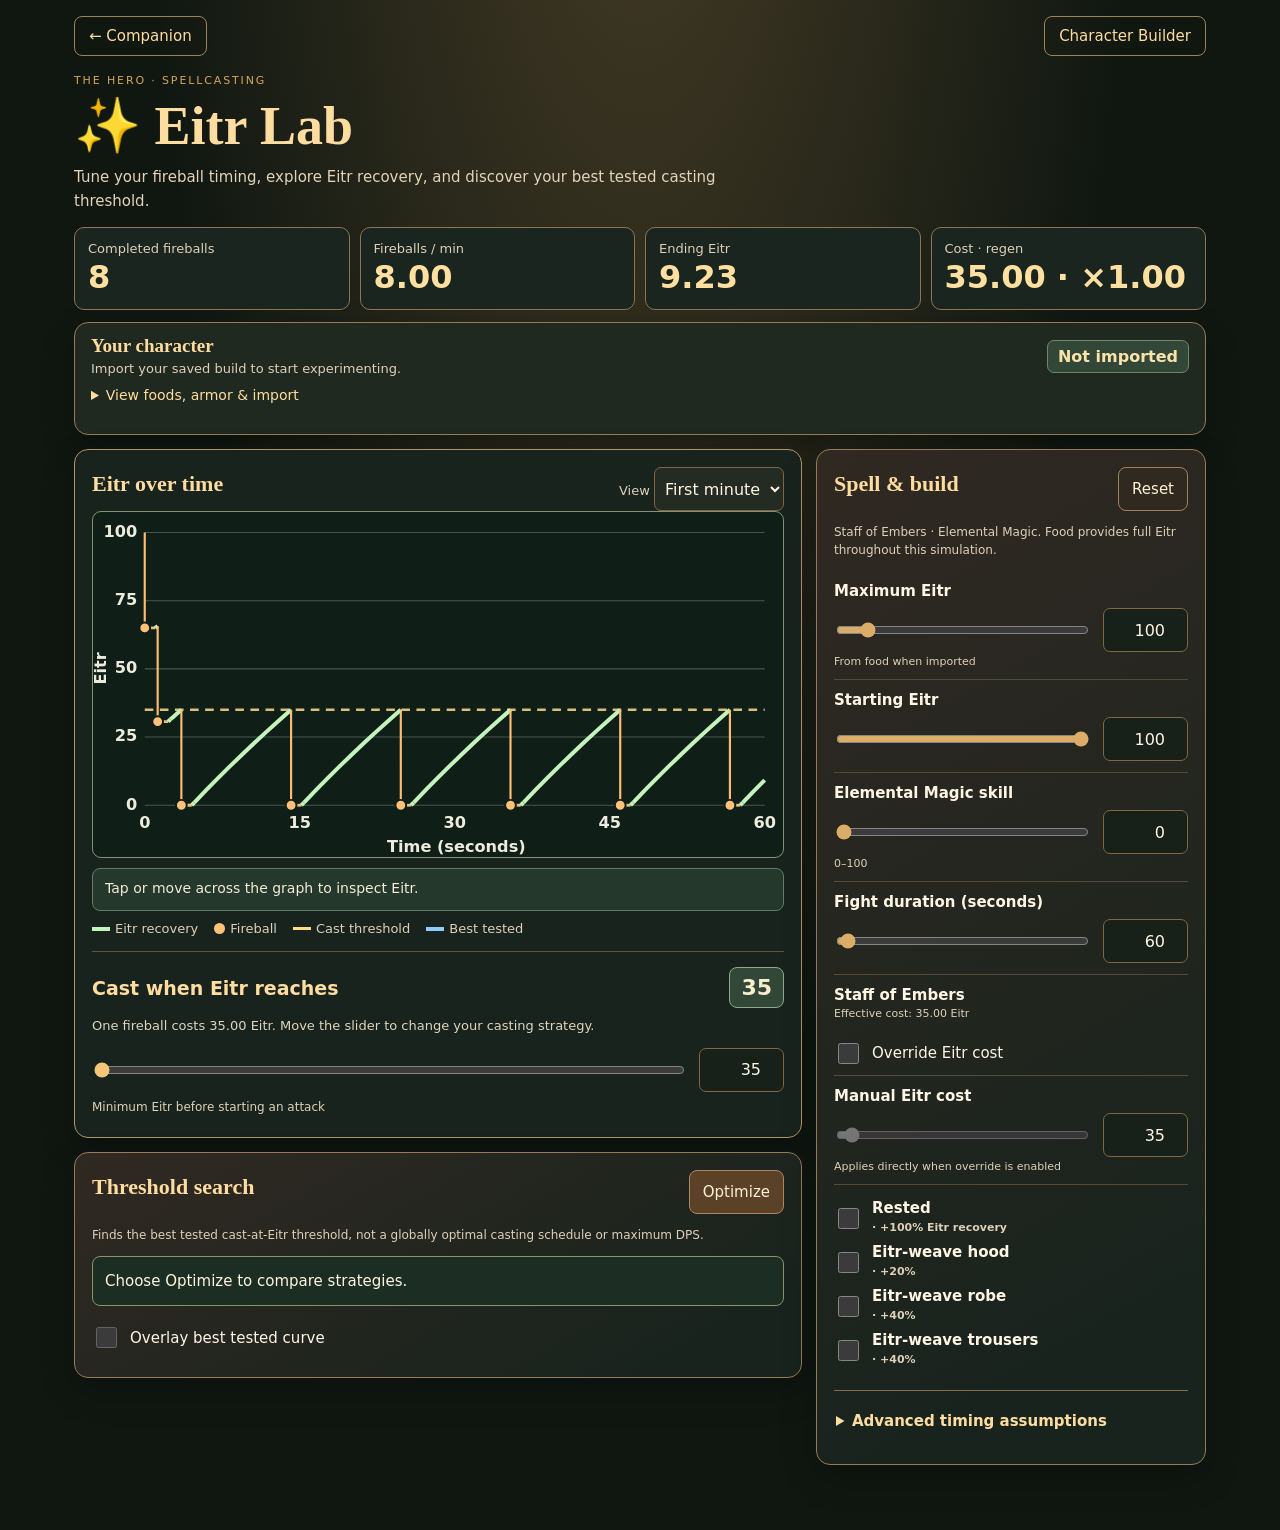
<file: eitr-lab/index.html>
<!doctype html>
<html lang="en"><head>
<meta charset="utf-8"><meta name="viewport" content="width=device-width,initial-scale=1">
<meta name="theme-color" content="#171812"><title>Valheim · Eitr Lab</title>
<link rel="icon" href="../assets/favicon-64.png">
<link rel="apple-touch-icon" href="../assets/apple-touch-icon.png">
<link rel="manifest" href="../manifest.webmanifest">
<link rel="stylesheet" href="./style.css">
</head><body><main>
<header><a class="back" href="../">← Companion</a><a class="back" href="../character/">Character Builder</a></header>
<div class="eyebrow">THE HERO · SPELLCASTING</div>
<h1>✨ Eitr Lab</h1>
<p class="intro">Tune your fireball timing, explore Eitr recovery, and discover your best tested casting threshold.</p>

<section class="results" aria-label="Simulation results" aria-live="polite">
  <div class="result"><span>Completed fireballs</span><strong id="total-casts">—</strong></div>
  <div class="result"><span>Fireballs / min</span><strong id="casts-per-minute">—</strong></div>
  <div class="result"><span>Ending Eitr</span><strong id="ending-eitr">—</strong></div>
  <div class="result"><span>Cost · regen</span><strong id="cost-regen">—</strong></div>
</section>
<section class="panel import-panel" aria-labelledby="import-title">
  <div class="import-summary"><div><h2 id="import-title">Your character</h2><p id="import-status" class="note">Import your saved build to start experimenting.</p></div><strong id="import-eitr" class="import-eitr">Not imported</strong></div>
  <details class="import-more"><summary>View foods, armor & import</summary><div id="import-details" class="chips" aria-live="polite"></div>
  <button id="import-character" type="button">Import from Character Builder</button></details>
</section>
<p id="error" class="error" role="alert" hidden></p>
<div class="layout">
<div class="output">
<section class="panel graph-panel" aria-labelledby="graph-title">
  <div class="section-head"><h2 id="graph-title">Eitr over time</h2><label class="window-label" for="graph-window">View <select id="graph-window"><option value="60">First minute</option><option value="full">Full fight</option></select></label></div>
  <div class="graph-wrap"><svg id="graph" viewBox="0 0 640 320" role="img" aria-label="Eitr over time graph"></svg></div>
  <p id="inspect" class="note" aria-live="polite">Tap or move across the graph to inspect Eitr.</p>
  <div class="legend"><span><i class="key recovery"></i> Eitr recovery</span><span><i class="key cast"></i> Fireball</span><span><i class="key threshold"></i> Cast threshold</span><span><i class="key best"></i> Best tested</span></div>
  <div id="primary-threshold" class="primary-threshold"><div class="threshold-heading"><h3>Cast when Eitr reaches</h3><strong id="effective-threshold" class="threshold-value">—</strong></div><p id="threshold-hint" class="note">Choose when to cast the next fireball.</p></div>
  <p id="graph-note" class="note graph-footnote"></p>
</section>
<section class="panel" aria-labelledby="optimize-title">
  <div class="section-head"><h2 id="optimize-title">Threshold search</h2><button id="optimize" type="button">Optimize</button></div>
  <p class="note">Finds the best tested cast-at-Eitr threshold, not a globally optimal casting schedule or maximum DPS.</p>
  <div id="comparison" class="comparison" aria-live="polite">Choose Optimize to compare strategies.</div>
  <label class="check"><input id="show-best" type="checkbox" disabled> Overlay best tested curve</label>
</section>
</div>
<section class="panel controls" aria-labelledby="settings-title">
  <div class="section-head"><h2 id="settings-title">Spell & build</h2><button id="reset" type="button" class="quiet">Reset</button></div>
  <p class="note">Staff of Embers · Elemental Magic. Food provides full Eitr throughout this simulation.</p>
  <div id="controls"></div>
  <details class="advanced"><summary>Advanced timing assumptions</summary><p class="note">Example cast timing is editable because Staff of Embers animation and spend timing have not been verified against the current game.</p><div id="advanced-controls"></div></details>
</section>
</div>
</main><script type="module" src="./ui.mjs"></script></body></html>
</file>
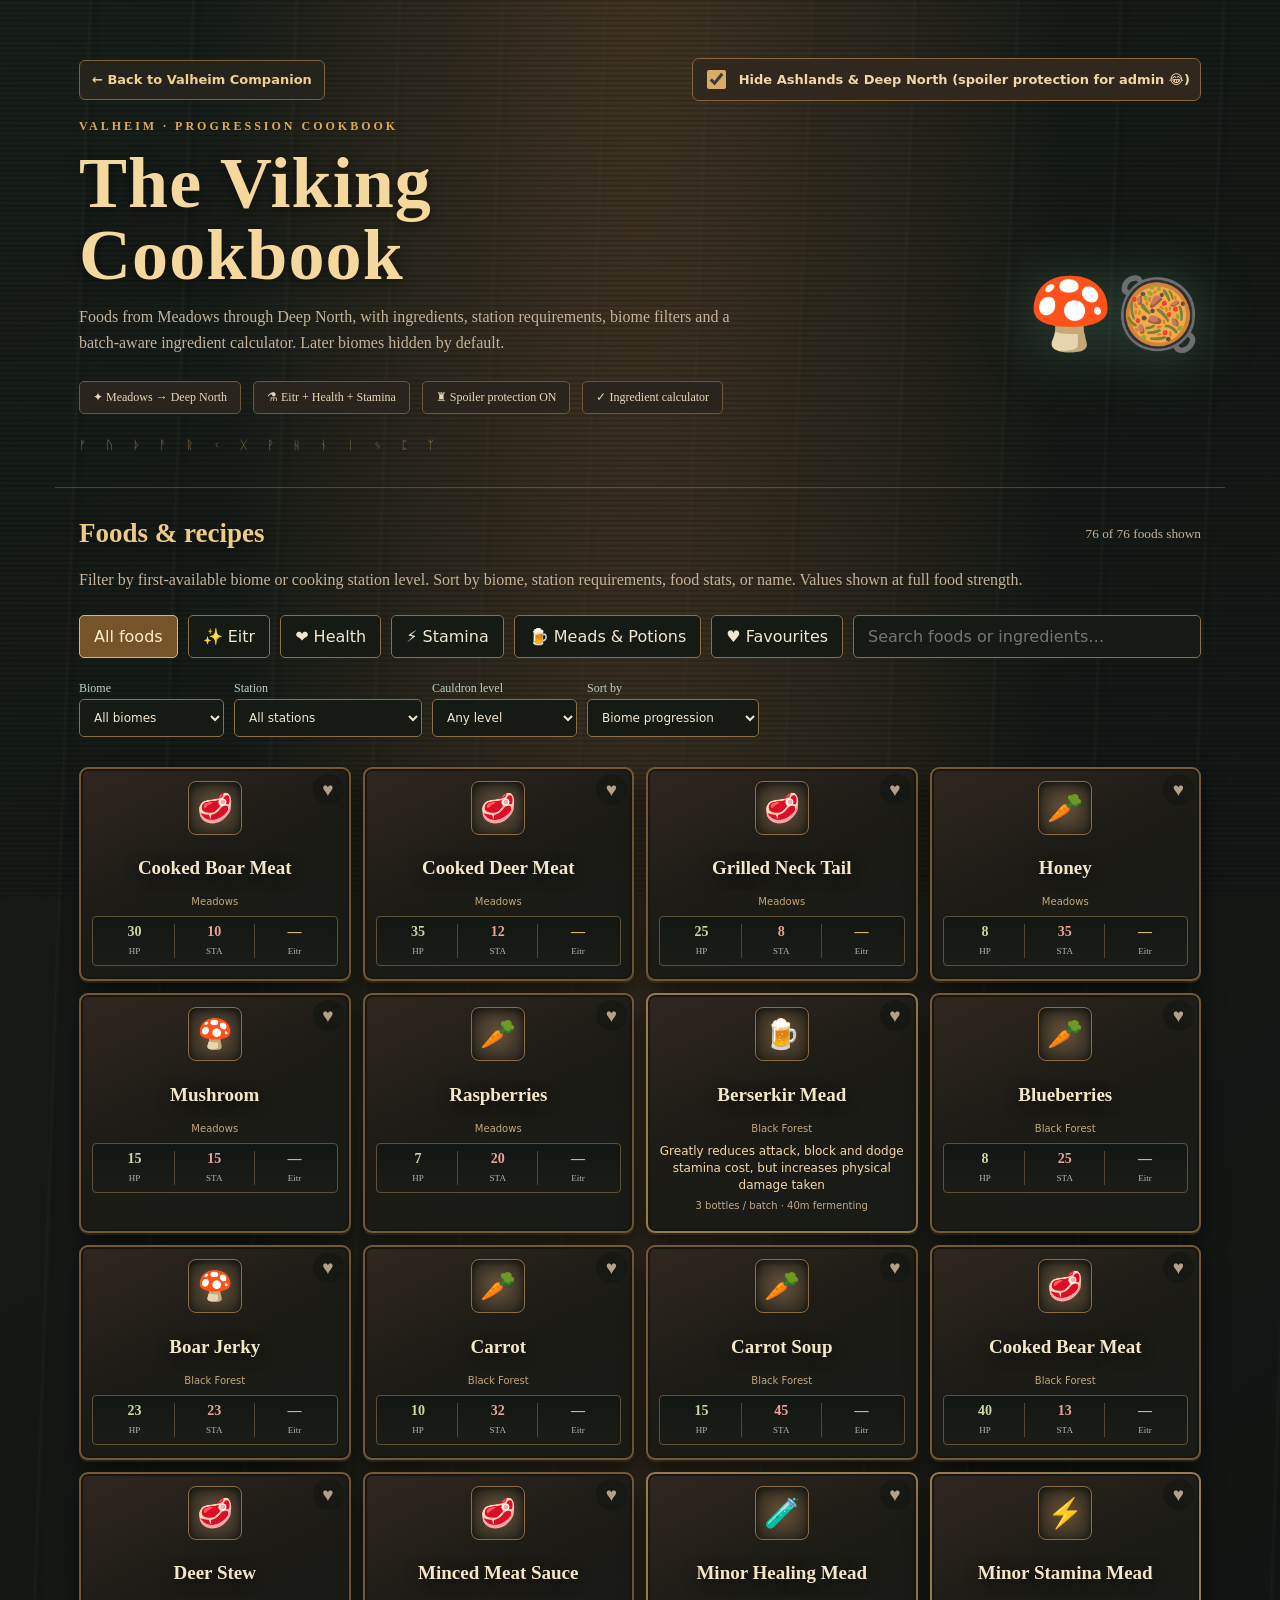
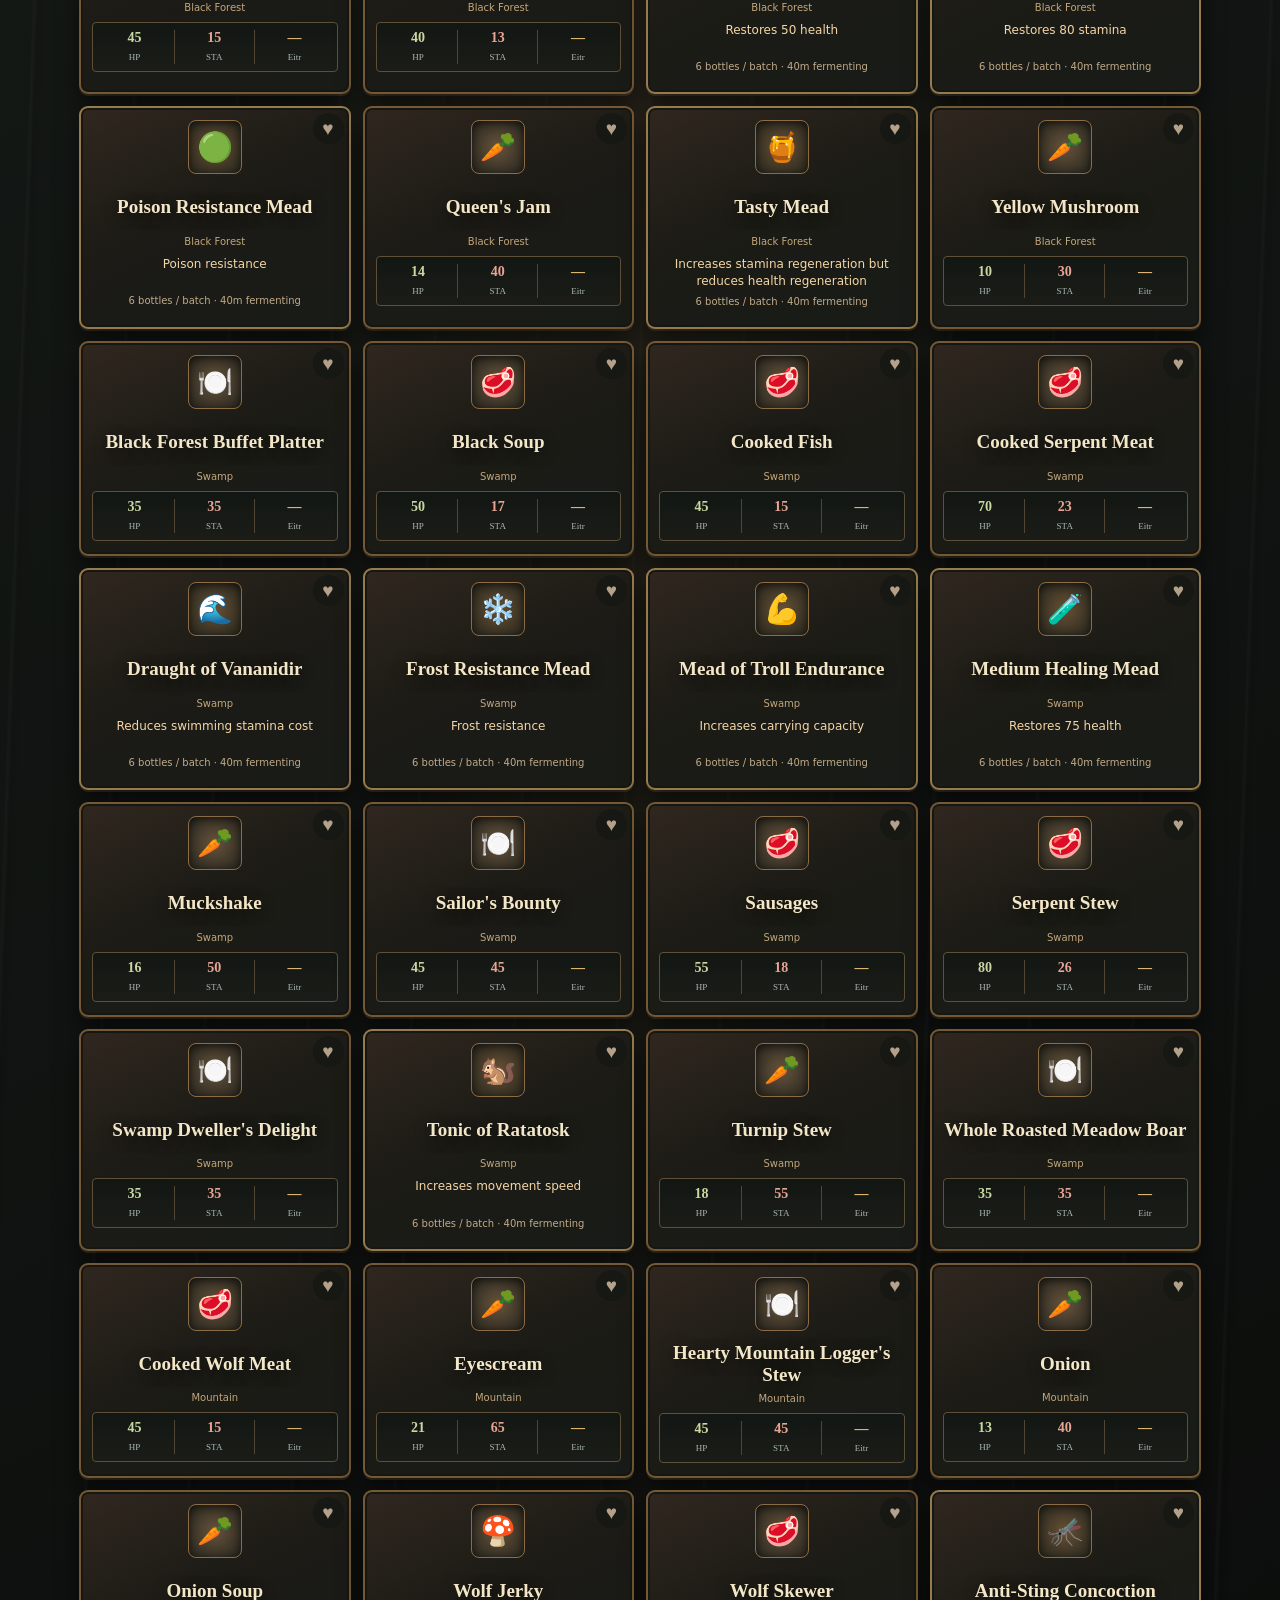
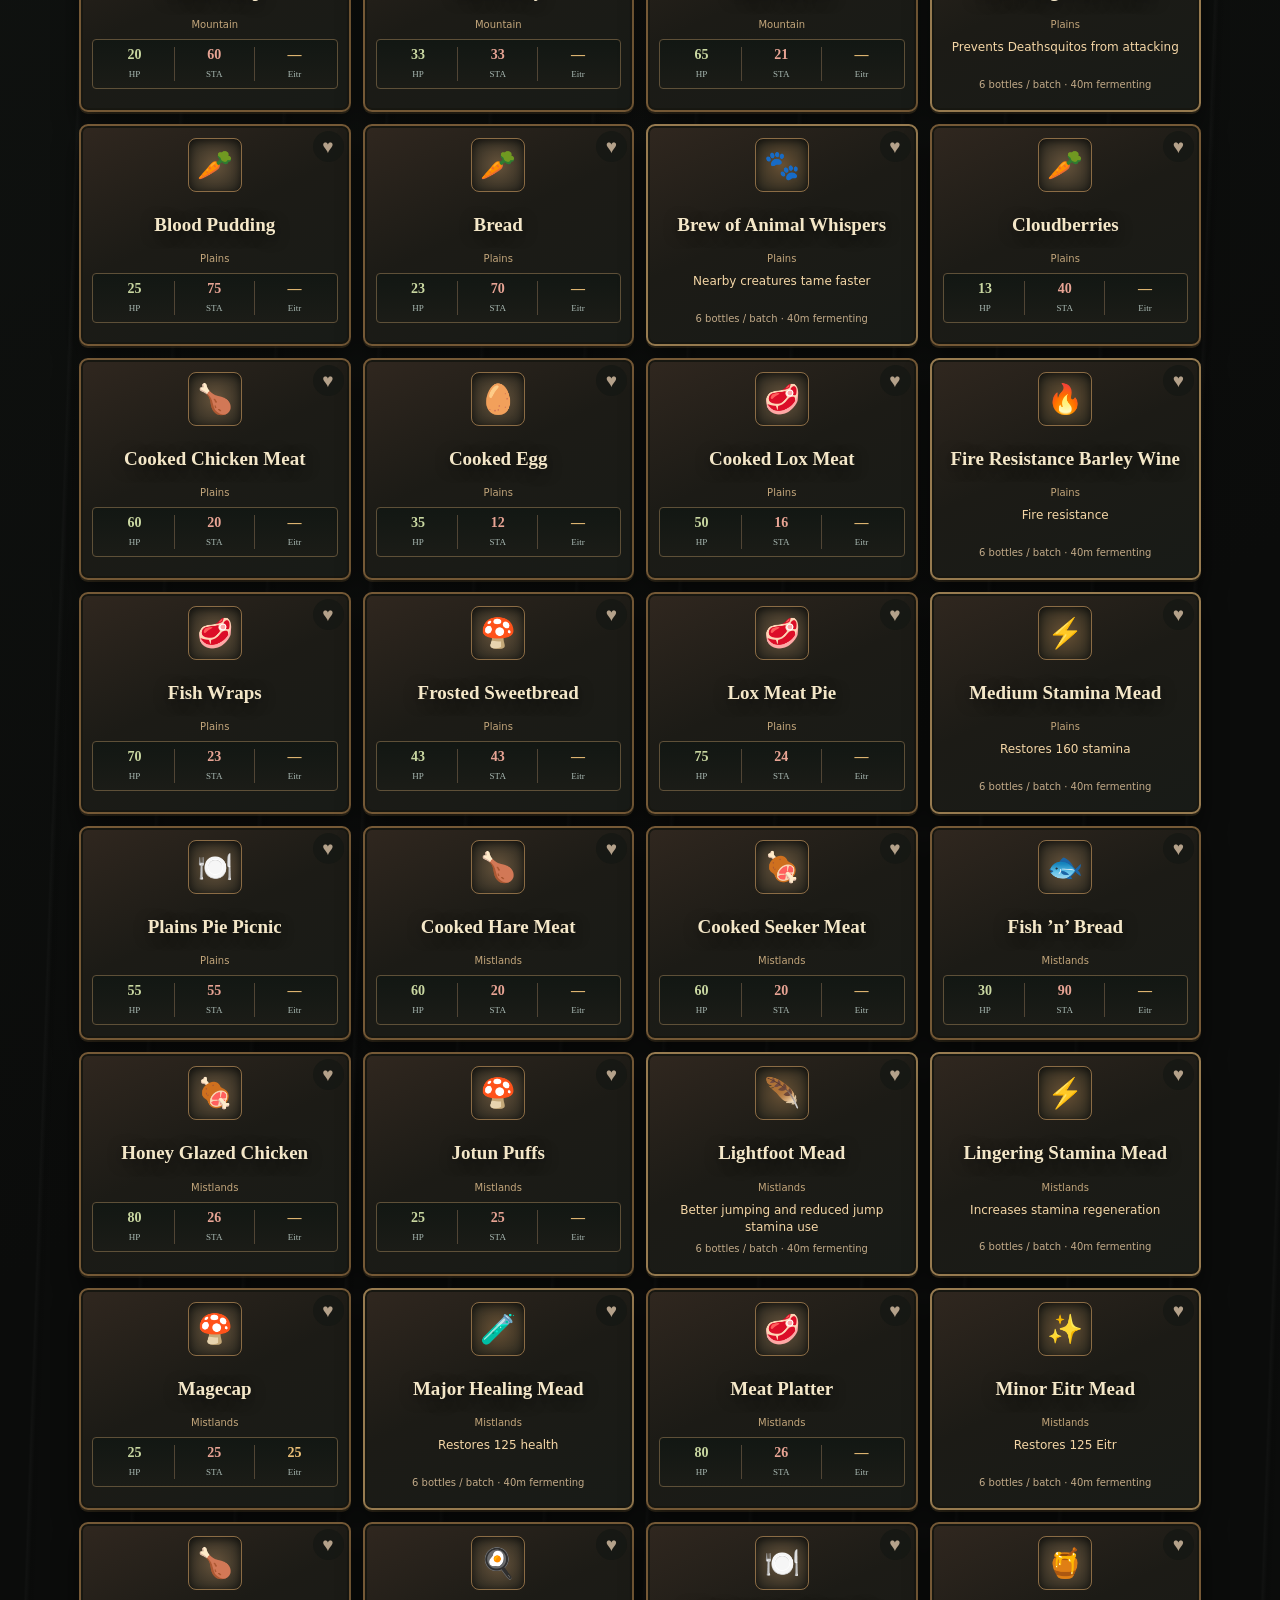
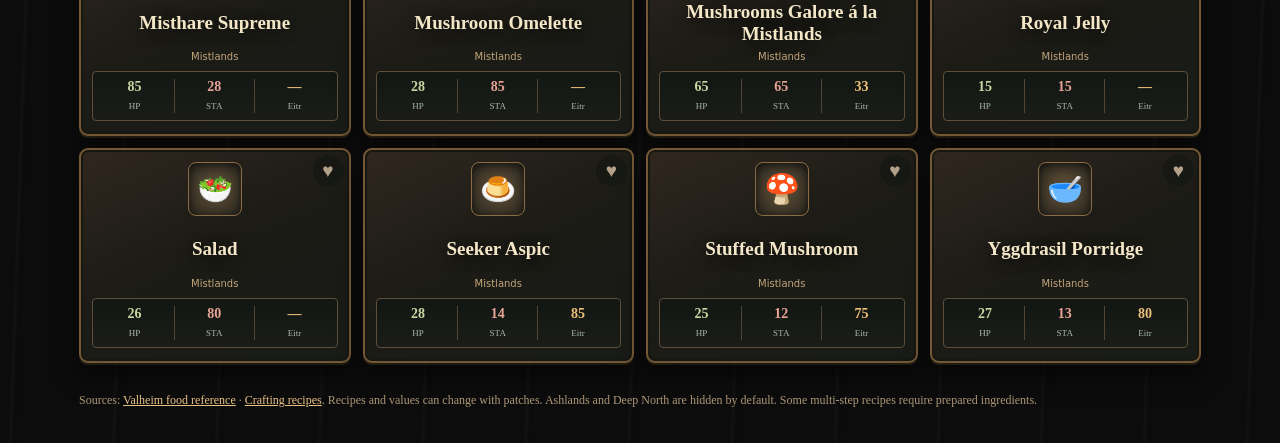
<file: food/index.html>
<!doctype html><html lang="en"><head><meta charset="utf-8"><meta name="viewport" content="width=device-width,initial-scale=1"><title>Valheim · Viking Cookbook</title><meta name="theme-color" content="#171812"><style>
:root{color-scheme:dark;--bg:#0b1515;--panel:#172525;--line:#334443;--soft:#9bb4ae;--text:#f0efe0;--gold:#e8c583;--mint:#8bd8ba;--dark:#10201d}*{box-sizing:border-box}body{margin:0;background:radial-gradient(ellipse at 70% -10%,#234a42 0,transparent 44%),linear-gradient(135deg,#0a1414,#10201e 75%);font-family:system-ui,-apple-system,Segoe UI,sans-serif;color:var(--text);min-height:100vh}header,main,footer{max-width:1170px;margin:auto;padding:0 24px}header{padding-top:58px;padding-bottom:34px}.eyebrow{color:var(--gold);font-size:12px;font-weight:800;letter-spacing:3px;text-transform:uppercase}.hero{display:flex;align-items:flex-end;gap:24px;justify-content:space-between;flex-wrap:wrap}h1{font-family:Georgia,serif;font-size:clamp(38px,6vw,72px);line-height:1;letter-spacing:-1px;margin:13px 0}p{color:var(--soft);line-height:1.6}.intro{max-width:660px;margin:10px 0 0}.hero-illustration{font-size:70px;filter:drop-shadow(0 5px 30px #74cca04a)}.strip{display:flex;gap:12px;flex-wrap:wrap;margin-top:26px}.strip span{border:1px solid var(--line);border-radius:100px;padding:8px 13px;font-size:12px;color:#cad7cb;background:#1b302c80}.sectionhead{display:flex;align-items:center;justify-content:space-between;flex-wrap:wrap;margin:10px 0 18px}h2{font-family:Georgia,serif;font-size:27px;font-weight:500;margin:0}small{color:var(--soft)}.grid{display:grid;grid-template-columns:repeat(2,minmax(0,1fr));gap:18px}.card{background:linear-gradient(145deg,#203331,#172423);border:1px solid #40524a;border-radius:19px;overflow:hidden;box-shadow:0 16px 35px #0003}.cardtop{display:flex;align-items:center;justify-content:space-between;padding:20px 22px 0}.iconfood{display:grid;place-items:center;width:74px;height:74px;border:1px solid #637f6b66;border-radius:17px;background:radial-gradient(circle,#49624a,#1b302b);font-size:38px}.rank{font-size:11px;text-transform:uppercase;letter-spacing:1.3px;color:var(--gold);border:1px solid #7f6843;border-radius:20px;padding:7px 9px}.cardbody{padding:18px 22px 22px}h3{font-family:Georgia,serif;font-weight:500;font-size:28px;margin:0 0 7px}.subtitle{font-size:13px;margin:0 0 15px}.stats{display:grid;grid-template-columns:repeat(4,1fr);background:#0d1b1a;border-radius:12px;padding:13px 4px;margin:16px 0}.stat{text-align:center;border-right:1px solid #30403d}.stat:last-child{border:0}.stat b{display:block;font-size:23px;color:var(--mint)}.stat:nth-child(2) b{color:#f0ae9e}.stat:nth-child(3) b{color:#e9cb82}.stat:nth-child(4) b{color:#dbded0}.stat span{font-size:11px;color:#a9b9b3}.recipe-title{font-size:11px;letter-spacing:1.4px;text-transform:uppercase;color:#9fae9f;margin:20px 0 10px;font-weight:800}.materials{display:flex;flex-wrap:wrap;gap:8px}.ingredient{border:1px solid #4a5c51;background:#233732;border-radius:8px;padding:8px 10px;font-size:13px}.ingredient strong{color:var(--gold);margin-right:5px}.station{color:#a8bdb4;font-size:12px;margin-top:15px}.planner{margin-top:42px;padding:25px;background:#192926;border:1px solid #40554b;border-radius:20px}.plannerheader{display:flex;gap:20px;justify-content:space-between;align-items:center;flex-wrap:wrap}.planner p{margin:8px 0 0}.controls{display:grid;grid-template-columns:repeat(4,minmax(0,1fr));gap:12px;margin:25px 0}label{display:block;font-size:13px;color:#d8e8db;margin-bottom:7px}.qty{background:#0e1b19;border:1px solid #586a5a;border-radius:10px;color:#fff;width:100%;font-size:19px;padding:12px}.totals{display:flex;gap:10px;flex-wrap:wrap}.total{background:#0e1b19;border-radius:10px;padding:12px 15px;min-width:135px;font-size:13px;color:#b9cac0}.total b{display:block;color:#eacf93;font-size:25px}.button{background:#334e40;color:#e8f9e9;border:1px solid #647f68;border-radius:9px;padding:10px 16px;cursor:pointer;font-weight:700}.hint{font-size:12px;margin-top:15px}footer{padding-top:30px;padding-bottom:35px;font-size:12px;color:#92a79c}a{color:#bce1c1} @media(max-width:740px){header{padding-top:36px}.grid{grid-template-columns:1fr}.controls{grid-template-columns:repeat(2,minmax(0,1fr))}.hero-illustration{display:none}.stats .stat b{font-size:21px}.planner{padding:18px}}@media(max-width:390px){.controls{grid-template-columns:1fr 1fr}.cardbody,.cardtop{padding-left:16px;padding-right:16px}}

.pick{display:flex;flex-direction:column;gap:3px;color:#bcd0c5;font-size:12px}.pick .search{min-width:145px;width:100%;padding:10px}.toolbar{display:flex;flex-wrap:wrap;gap:10px;margin:0 0 23px}.filter,.search{background:#172a26;color:var(--text);border:1px solid #52665a;border-radius:11px;padding:11px 14px;font:inherit}.filter{cursor:pointer}.filter.active{background:#47735e;border-color:#b2d9bc;color:#fff}.search{flex:1;min-width:190px}.empty{padding:18px;color:var(--soft)}.groupheading{grid-column:1/-1;color:var(--gold);font-size:17px;margin:15px 0 0;border-bottom:1px solid var(--line);padding-bottom:12px}.card{display:flex;flex-direction:column}.cardbody{flex:1}.card .stats{grid-template-columns:repeat(4,minmax(0,1fr))}.stat b{font-size:20px}.section-note{margin:6px 0 22px}.planner .controls{grid-template-columns:repeat(3,minmax(0,1fr))}.controlitem{padding:10px;background:#12231f;border-radius:12px;border:1px solid #354c40}.controlitem label{min-height:35px}.note{padding:12px 15px;background:#1a342e;border-left:3px solid #a9cbb3;border-radius:6px;margin:12px 0 22px;color:#bfd1c3;font-size:13px}.total small{display:block;margin-top:4px}.pill{font-size:11px;color:#b8d6ca;margin-left:7px}.station{line-height:1.4}.addfood{margin-top:16px;width:100%;padding:11px 14px}.addfood.in-plan{background:#24473a;border-color:#80bfa0}.removefood{margin-top:10px;cursor:pointer;background:none;border:0;color:#efb8a9;padding:4px 0;font-size:12px}.controlitem label{font-weight:700}.calculator-empty{grid-column:1/-1;padding:18px;border:1px dashed #607a69;border-radius:12px;color:#bbcec1;background:#12231f}@media(max-width:740px){.planner .controls{grid-template-columns:repeat(2,minmax(0,1fr))}}@media(max-width:440px){.planner .controls{grid-template-columns:1fr 1fr}.stat b{font-size:18px}.stat span{font-size:10px}}
/* Norse timber-and-iron visual refresh; functional layout and calculator kept intact */
:root{--bg:#0c0e0c;--panel:#211c17;--line:#64513b;--soft:#c5b39a;--text:#f4e7c8;--gold:#e0aa59;--mint:#c9d7a1;--dark:#111511;color-scheme:dark}
body{background:radial-gradient(ellipse at 50% -12%,#5b4328aa 0%,transparent 48%),repeating-linear-gradient(92deg,transparent 0 88px,#ffffff06 90px,#00000016 94px,transparent 103px),linear-gradient(150deg,#181e1a,#0b0c0b 75%)!important;color:var(--text);font-family:Georgia,'Times New Roman',serif}
body:before{content:'';position:fixed;inset:0;pointer-events:none;opacity:.18;background-image:repeating-linear-gradient(0deg,transparent 0 3px,#000 4px 5px);z-index:0}
header,main,footer{position:relative;z-index:1}
header{position:relative;border-bottom:1px solid #98724877;margin-bottom:30px}
header:after{content:'ᚠ ᚢ ᚦ ᚨ ᚱ ᚲ ᚷ ᚹ ᚺ ᚾ ᛁ ᛃ ᛈ ᛉ';display:block;margin-top:24px;color:#c99e5d;letter-spacing:.7em;font-size:12px;opacity:.65;white-space:nowrap;overflow:hidden}
h1,h2,h3{font-family:Georgia,'Times New Roman',serif;font-weight:700;text-shadow:0 3px 14px #0008}
h1{color:#f5d89e;letter-spacing:.015em}h2{color:#edca86}
.eyebrow{color:#dda958;letter-spacing:.25em}
p,.intro,small,.subtitle{color:var(--soft)}
.card,.planner{position:relative;border:2px solid #755936;background:linear-gradient(155deg,#30271f 0%,#1c1b16 45%,#181b17 100%);box-shadow:inset 0 0 0 2px #171711,0 14px 25px #0008,0 2px 0 #af895248;border-radius:9px}
.card:before,.planner:before{content:'◆';position:absolute;top:7px;right:11px;color:#c8a36a88;font-size:12px;pointer-events:none}
.card:hover{border-color:#b7955e}
.cardtop{background:linear-gradient(#2e2920,#26251f)}
.iconfood{border-radius:8px;background:radial-gradient(circle,#66533b,#25241d);border-color:#8b6c45;box-shadow:inset 0 2px 8px #0009}
.rank,.strip span,.ingredient,.total,.controlitem,.note{border-radius:5px;border-color:#6f573a;background:#29251e;color:#e8d6b6}
.ingredient strong,.total b{color:#f0c27d}
.stats{border:1px solid #5e5038;background:linear-gradient(#121713,#1b1c17);border-radius:4px}
.stat{border-color:#514535}.stat b{color:#c9d7a1}
.stat:nth-child(2) b{color:#e8a494}.stat:nth-child(3) b{color:#edc178}
.station,.recipe-title{color:#cbb88e}
.filter,.search,.qty{border-radius:5px;background:#151a15;border:1px solid #8b6f49;color:#f3e6ce;font-family:system-ui,-apple-system,sans-serif}
.filter.active{background:#76542a;color:#ffedc7;border-color:#dfb56d}
.filter:focus-visible,.search:focus-visible,.qty:focus-visible,.button:focus-visible{outline:3px solid #e0aa59;outline-offset:2px}
.button{border-radius:5px;background:linear-gradient(180deg,#755633,#4a3725);border:1px solid #c0975d;color:#fff1d3;font-family:Georgia,serif;font-size:15px;box-shadow:inset 0 1px #ead19b55,0 3px 0 #15130f}
.button:hover{background:linear-gradient(#8f6e43,#55402b)}
.addfood.in-plan{background:#3e5439;border-color:#a7b27c}
.groupheading{color:#e6ba72;border-color:#8c6639}
.planner{padding:clamp(18px,3vw,30px)}
.calculator-empty{background:#1a2019;border-color:#94764b;color:#d8ccb4}
a{color:#eac185}footer{color:#ad9677}
@media(max-width:740px){header{padding-top:32px}header:after{letter-spacing:.3em}.card{border-width:1px}}


/* Compact recipe catalogue, with full details on demand */
.grid{grid-template-columns:repeat(4,minmax(0,1fr));gap:12px}
.card{min-width:0;overflow:hidden}
.card:before{display:none}
.cardtop{padding:12px 12px 2px;justify-content:center;background:transparent}
.iconfood{width:54px;height:54px;font-size:29px}
.cardbody{padding:9px 11px 13px;display:flex;flex-direction:column;align-items:center;text-align:center}
.card h3{font-size:clamp(14px,1.5vw,19px);line-height:1.18;margin:0;overflow-wrap:anywhere;min-height:2.35em;display:grid;place-items:center}
.card .rank{display:none}
.card .subtitle,.card .recipe-title,.card .materials,.card .station,.card .addfood{display:none}
.card .stats{width:100%;grid-template-columns:repeat(3,minmax(0,1fr));margin:9px 0 0;padding:7px 2px;gap:0}
.card .stat{min-width:0}.card .stat b{font-size:14px}.card .stat span{font-size:9px}
.card .stat:nth-child(4){display:none}
.card{cursor:pointer;transition:transform .16s,border-color .16s}
.card:hover{transform:translateY(-2px);border-color:#deb677}
.card:focus-within{border-color:#e2bc7f}
.card-open{border:0;cursor:pointer;background:none;color:inherit;font:inherit;padding:0;display:contents}
.card-open:focus-visible{outline:none}
.card:has(.card-open:focus-visible){outline:3px solid #ebbe77;outline-offset:3px}
.card .quick-biome{font:10px system-ui,sans-serif;color:#c3a67b;margin-top:6px}
.card .selected-mark{font:11px system-ui,sans-serif;color:#c6dca3;margin-top:7px}
.recipe-dialog{border:2px solid #9d7744;border-radius:11px;background:linear-gradient(#33291f,#181c17);color:#f2dfbd;padding:0;width:min(480px,calc(100vw - 24px));max-height:min(88dvh,760px);box-shadow:0 25px 90px #000d}
.recipe-dialog::backdrop{background:#050705d9;backdrop-filter:blur(3px)}
.dialog-inner{padding:clamp(18px,4vw,28px);overflow:auto;max-height:85dvh}
.dialog-head{display:flex;justify-content:space-between;align-items:flex-start;gap:12px}
.dialog-close{width:38px;height:38px;border:1px solid #907347;border-radius:6px;background:#241f18;color:#f8dab1;font-size:24px;cursor:pointer;flex-shrink:0}
.dialog-food-icon{font-size:45px;display:block;margin:2px 0 8px}
.dialog-inner h2{font-size:clamp(24px,6vw,34px);line-height:1.12}
.dialog-inner .stats{margin:18px 0}.dialog-inner .stat b{font-size:23px}
.dialog-inner .button{width:100%;padding:15px;margin-top:22px}
.dialog-inner .materials{margin-top:12px}
@media(max-width:740px){
 header{padding-top:15px;padding-bottom:12px;margin-bottom:16px}
 header:after{margin-top:12px}
 header h1{font-size:clamp(28px,8vw,42px);margin:8px 0}
 .intro,.strip,.section-note,.plannerheader p,.planner .note{display:none}
 .hero-illustration{display:none}
 header,main,footer{padding-left:12px;padding-right:12px}
 .grid{grid-template-columns:repeat(3,minmax(0,1fr));gap:7px}
 .cardtop{padding:10px 5px 0}
 .iconfood{width:41px;height:41px;font-size:24px}
 .cardbody{padding:7px 4px 9px}
 .card h3{font-size:11px;line-height:1.15;min-height:2.5em}
 .card .stats{margin:6px 0 0;padding:6px 0}
 .card .stat b{font-size:12px}
 .card .stat span{font-size:8px}
 .card .quick-biome{font-size:9px}
 .toolbar{gap:7px}
 .filter{padding:8px 9px;font-size:12px}
 .pick{flex:1 1 43%;min-width:0}
 .pick .search{min-width:0}
 .sectionhead h2{font-size:22px}
 .planner{margin-top:27px;padding:14px}
 .planner h2{font-size:24px}
 .planner .controls{grid-template-columns:repeat(2,minmax(0,1fr))}
}
@media(max-width:360px){.card h3{font-size:10px}.card .stat b{font-size:11px}.card .stat span{font-size:7px}}

/* The food details dialog is now also its ingredient calculator */
.recipe-dialog{width:min(520px,calc(100vw - 20px))}
.recipe-calculator{border-top:1px solid #7c6140;margin-top:20px;padding-top:15px}
.recipe-calculator .recipe-title{margin:12px 0 10px}
.recipe-calculator .materials{display:flex;flex-wrap:wrap;gap:9px}
.recipe-calculator .ingredient{font-size:14px;padding:10px 12px}
.batch-note{font:13px system-ui,sans-serif;color:#dec596;text-align:center;margin:14px 0 16px}
.quantity-desktop{display:block;max-width:210px;margin:6px auto 0}
.quantity-desktop label{text-align:center}
.quantity-mobile{display:none}
@media(max-width:740px){
 .quantity-desktop{display:none}
 .quantity-mobile{display:flex;align-items:center;flex-direction:column}
 .wheel-helper{font:11px system-ui,sans-serif;color:#b8a581;text-align:center;margin:4px 0}
 .wheel-frame{position:relative;width:128px;height:176px;overflow:hidden;isolation:isolate}
 .wheel-highlight{position:absolute;top:66px;left:0;right:0;height:44px;background:linear-gradient(90deg,#68502a,#916d35,#68502a);border:1px solid #e1b975;border-radius:8px;pointer-events:none;z-index:-1}
 .quantity-wheel{height:176px;overflow-y:auto;overscroll-behavior:contain;scroll-snap-type:y mandatory;scrollbar-width:none;padding:66px 0;touch-action:pan-y;outline-offset:3px}
 .quantity-wheel::-webkit-scrollbar{display:none}
 .wheel-item{height:44px;display:grid;place-items:center;scroll-snap-align:center;font:700 26px Georgia,serif;color:#b4a082}
 .recipe-calculator{margin-top:16px}
 .dialog-inner{padding:16px}
 .dialog-inner .stats{margin:12px 0}
}

/* Compact food summary above the calculator */
.dialog-inner .compact-heading{display:flex;align-items:center;gap:11px}
.dialog-inner .compact-heading .dialog-food-icon{font-size:32px;margin:0;flex:0 0 43px;line-height:1.2;text-align:center}
.dialog-inner .heading-info{flex:1;min-width:0}
.dialog-inner .heading-info .eyebrow{font-size:10px;letter-spacing:1.2px;line-height:1.3}
.dialog-inner .heading-info h2{font-size:clamp(19px,5vw,26px);margin:2px 0;line-height:1.16}
.dialog-inner .heading-info .station{font-size:11px;margin:3px 0 0}
.dialog-inner .compact-heading .dialog-close{width:31px;height:31px;font-size:19px;align-self:flex-start}
.compact-stats{display:flex;align-items:center;justify-content:space-around;gap:8px;flex-wrap:wrap;border:1px solid #6c5638;border-radius:5px;background:#161b16;margin-top:12px;padding:9px 7px;font:12px system-ui,sans-serif;color:#cdbb9f}
.compact-stats span{white-space:nowrap}.compact-stats b{color:#e2c58b;font-size:15px}
.recipe-calculator{margin-top:12px;padding-top:10px}
@media(max-width:740px){
 .dialog-inner{padding:13px}
 .dialog-inner .compact-heading .dialog-food-icon{font-size:28px;flex-basis:35px}
 .compact-stats{font-size:11px;gap:7px;padding:7px 5px;margin-top:9px}
 .compact-stats b{font-size:13px}
 .wheel-frame{height:132px}
 .wheel-highlight{top:44px}
 .quantity-wheel{height:132px;padding:44px 0}
 .recipe-calculator .recipe-title{margin:9px 0 7px}
 .batch-note{margin:8px 0 10px}
 .wheel-helper{margin:1px 0}
}
/* Roomier iPhone recipe sheet, without undoing compact heading */
@media(max-width:740px){
 .recipe-dialog{width:calc(100vw - 12px);max-width:none;max-height:calc(100dvh - 96px);border-radius:14px}
 .dialog-inner{padding:clamp(18px,4.5vw,24px);max-height:calc(100dvh - 104px);overflow-y:auto}
 .dialog-inner .compact-heading{gap:14px}
 .dialog-inner .compact-heading .dialog-food-icon{font-size:34px;flex-basis:41px}
 .dialog-inner .heading-info h2{font-size:clamp(22px,6vw,29px)}
 .compact-stats{padding:12px 8px;margin-top:16px;font-size:12px}
 .compact-stats b{font-size:16px}
 .recipe-calculator{margin-top:19px;padding-top:17px}
 .recipe-calculator .recipe-title{margin:13px 0 11px}
 .wheel-frame{height:132px}
 .wheel-highlight{top:44px}
 .quantity-wheel{height:132px;padding:44px 0}
 .wheel-helper{margin:5px 0}
 .batch-note{margin:15px 0 18px}
 .recipe-calculator .materials{gap:11px}
 .recipe-calculator .ingredient{padding:12px 14px}
}

/* Isolate modal swipes from the page underneath */
html.recipe-open{overflow:hidden}
body.recipe-open{position:fixed;overflow:hidden;width:100%;left:0;right:0}
.recipe-dialog,.dialog-inner{overscroll-behavior:contain}
.quantity-wheel{overscroll-behavior:contain}

.home-back{display:inline-flex;align-items:center;gap:6px;text-decoration:none;color:#f0cf92;border:1px solid #80613a;background:#25241c;border-radius:6px;padding:9px 12px;margin-bottom:18px;font:600 13px system-ui,-apple-system,sans-serif;min-height:40px}
.home-back:hover,.home-back:focus-visible{color:#fff0c7;background:#4c3825;border-color:#d8ac68}
@media(max-width:740px){.home-back{margin-bottom:10px;padding:7px 10px;font-size:12px;min-height:36px}}
.spoiler-toggle{display:flex;align-items:center;gap:10px;margin:8px 0 14px;padding:11px 13px;background:#30271d;border:1px solid #866640;border-radius:7px;color:#f0d7aa;font:600 13px system-ui,sans-serif;cursor:pointer;width:fit-content;max-width:100%}.spoiler-toggle input{accent-color:#d8ab67;width:19px;height:19px;flex-shrink:0}.spoiler-toggle:focus-within{outline:2px solid #d5ae76;outline-offset:2px}
.header-actions{display:flex;align-items:center;justify-content:space-between;gap:12px;margin-bottom:18px}.header-actions .home-back,.header-actions .spoiler-toggle{margin:0}.header-actions .spoiler-toggle{padding:8px 10px;min-height:40px}@media(max-width:740px){.header-actions{gap:7px;margin-bottom:10px}.header-actions .home-back{font-size:11px;padding:7px 8px;min-height:36px}.header-actions .spoiler-toggle{font-size:10px;gap:5px;padding:6px;min-height:36px}.header-actions .spoiler-toggle input{width:16px;height:16px}.header-actions .spoiler-toggle span{max-width:125px}}
.card{position:relative}.fav-heart{position:absolute;top:5px;right:5px;z-index:3;border:0;background:#151713bf;color:#b4a18a;border-radius:50%;width:31px;height:31px;display:grid;place-items:center;font-size:19px;cursor:pointer;line-height:1}.fav-heart.is-fav{color:#f4a3a0;text-shadow:0 0 8px #eb706c88}.fav-heart:focus-visible{outline:2px solid #f4c47e;outline-offset:1px}@media(max-width:740px){.fav-heart{width:26px;height:26px;font-size:17px;top:3px;right:3px}.cardtop{padding-right:12px}}

/* Prevent iOS Safari focus zoom while retaining pinch-to-zoom accessibility */
@media(max-width:740px){input[type="search"],input[type="text"],input[type="number"],select,textarea{font-size:16px!important}}
.mead-effect{font:12px/1.4 system-ui,sans-serif;color:#f4d6a6;text-align:center;margin-top:9px;min-height:2.7em}.mead-batch{font:10px system-ui,sans-serif;color:#c2aa88;text-align:center;margin:7px 0}.brew-steps{display:flex;align-items:center;justify-content:space-between;gap:6px;margin:14px 0;padding:12px 8px;background:#19221b;border:1px solid #856a44;border-radius:7px;font:700 12px/1.4 system-ui,sans-serif;color:#f1d299;text-align:center}.brew-steps small{color:#c0af92;font-weight:400}.brew-effect{font:13px/1.6 system-ui,sans-serif;color:#eadac2}.card:has(.mead-effect){border-color:#977b50}.card:has(.mead-effect) .iconfood{background:radial-gradient(circle,#675034,#25251d)}@media(max-width:740px){.brew-steps{font-size:10px}.brew-steps small{font-size:9px}.mead-effect{font-size:10px}.mead-batch{font-size:9px}}
</style><link rel="icon" type="image/png" sizes="64x64" href="../assets/favicon-64.png"><link rel="apple-touch-icon" sizes="180x180" href="../assets/apple-touch-icon.png"><link rel="manifest" href="../manifest.webmanifest"><meta name="apple-mobile-web-app-capable" content="yes"><meta name="apple-mobile-web-app-status-bar-style" content="black-translucent"><meta name="apple-mobile-web-app-title" content="Valheim"><link rel="stylesheet" href="../assets/materials/wood.css"></head><body>
<header><div class="header-actions"><a class="home-back" href="../" aria-label="Back to Valheim Companion homepage">← Back to Valheim Companion</a><label class="spoiler-toggle"><input type="checkbox" id="hide-late" checked><span>Hide Ashlands &amp; Deep North (spoiler protection for admin 😂)</span></label></div><div class="eyebrow">VALHEIM · PROGRESSION COOKBOOK</div><div class="hero"><div><h1>The Viking<br>Cookbook</h1><p class="intro">Foods from Meadows through Deep North, with ingredients, station requirements, biome filters and a batch-aware ingredient calculator. Later biomes hidden by default.</p></div><div class="hero-illustration" aria-hidden="true">🍄🥘</div></div><div class="strip"><span>✦ Meadows → Deep North</span><span>⚗ Eitr + Health + Stamina</span><span>♜ Spoiler protection ON</span><span>✓ Ingredient calculator</span></div></header>
<main><div class="sectionhead"><h2>Foods & recipes</h2><small id="shown"></small></div><p class="section-note">Filter by first-available biome or cooking station level. Sort by biome, station requirements, food stats, or name. Values shown at full food strength.</p>
<div class="toolbar" id="filters"><button class="filter active" data-filter="all">All foods</button><button class="filter" data-filter="eitr">✨ Eitr</button><button class="filter" data-filter="health">❤️ Health</button><button class="filter" data-filter="stamina">⚡ Stamina</button><button class="filter" data-filter="mead">🍺 Meads &amp; Potions</button><button class="filter" data-filter="favorites">♥ Favourites</button><input id="search" class="search" type="search" placeholder="Search foods or ingredients…" aria-label="Search foods and ingredients"></div>
<div class="toolbar" style="align-items:center"><label class="pick">Biome <select class="search" id="biome"><option value="all">All biomes</option><option>Meadows</option><option>Black Forest</option><option>Swamp</option><option>Mountain</option><option>Plains</option><option>Mistlands</option><option value="Ashlands" data-late-biome hidden>Ashlands</option><option value="Deep North" data-late-biome hidden>Deep North</option></select></label><label class="pick">Station <select class="search" id="station"><option value="all">All stations</option><option value="cauldron">Cauldron (any)</option><option value="fermenter">Mead Ketill → Fermenter</option><option value="oven">Stone Oven</option><option value="cooking">Cooking Station</option><option value="prep">Food Preparation Table</option><option value="raw">Gathered / no cooking</option></select></label><label class="pick">Cauldron level <select class="search" id="level"><option value="all">Any level</option><option value="1">1</option><option value="2">2</option><option value="3">3</option><option value="4">4</option><option value="5">5</option><option value="6" data-late-biome hidden>6</option><option value="7" data-late-biome hidden>7</option></select></label><label class="pick">Sort by <select class="search" id="sort"><option value="biome">Biome progression</option><option value="station">Cooking station level</option><option value="hp">Health (high to low)</option><option value="stam">Stamina (high to low)</option><option value="eitr">Eitr (high to low)</option><option value="name">Name (A–Z)</option></select></label></div><section class="grid" id="cards"></section>
<dialog class="recipe-dialog" id="recipe-dialog" aria-label="Food recipe details"><div class="dialog-inner" id="dialog-body"></div></dialog>

</main><footer>Sources: <a href="https://valheim.fandom.com/wiki/Food" target="_blank" rel="noopener noreferrer">Valheim food reference</a> · <a href="https://valheim.fandom.com/wiki/Crafting" target="_blank" rel="noopener noreferrer">Crafting recipes</a>. Recipes and values can change with patches. Ashlands and Deep North are hidden by default. Some multi-step recipes require prepared ingredients.</footer>
<script>
const foods=[
{name:'Seeker Aspic',icon:'🍮',type:'eitr',eitr:85,hp:28,stam:14,time:30,station:'Cauldron level 5',yield:2,ingredients:{'Seeker Meat':2,'Magecap':2,'Royal Jelly':2},sub:'Two servings per craft; best Mistlands Eitr.'},
{name:'Yggdrasil Porridge',icon:'🥣',type:'eitr',eitr:80,hp:27,stam:13,time:25,station:'Cauldron level 5',yield:1,ingredients:{'Sap':4,'Barley':3,'Royal Jelly':2},sub:'Uses sap from Yggdrasil roots.'},
{name:'Stuffed Mushroom',icon:'🍄',type:'eitr',eitr:75,hp:25,stam:12,time:25,station:'Food Preparation Table → Stone Oven',yield:1,ingredients:{'Magecap':3,'Turnip':2,'Blood Clot':1},sub:'Royal Jelly-free, but requires a Blood Clot.'},
{name:'Misthare Supreme',icon:'🍗',type:'health',eitr:0,hp:85,stam:28,time:25,station:'Food Preparation Table → Stone Oven',yield:1,ingredients:{'Hare Meat':1,'Jotun Puffs':3,'Carrot':2},sub:'Highest-health Mistlands dish.'},
{name:'Meat Platter',icon:'🥩',type:'health',eitr:0,hp:80,stam:26,time:30,station:'Food Preparation Table → Stone Oven',yield:1,ingredients:{'Seeker Meat':1,'Lox Meat':1,'Hare Meat':1},sub:'A hearty mix of three meats.'},
{name:'Honey Glazed Chicken',icon:'🍖',type:'health',eitr:0,hp:80,stam:26,time:30,station:'Food Preparation Table → Stone Oven',yield:1,ingredients:{'Chicken Meat':1,'Honey':3,'Jotun Puffs':2},sub:'A solid health food once you have chickens.'},
{name:"Fish ’n’ Bread",icon:'🐟',type:'stamina',eitr:0,hp:30,stam:90,time:30,station:'Food Preparation Table → Stone Oven',yield:1,ingredients:{'Anglerfish':1,'Bread Dough':2},sub:'The biggest Mistlands stamina bonus.'},
{name:'Mushroom Omelette',icon:'🍳',type:'stamina',eitr:0,hp:28,stam:85,time:25,station:'Cauldron level 5',yield:1,ingredients:{'Egg':3,'Jotun Puffs':3},sub:'An excellent stamina dish if you have eggs.'},
{name:'Salad',icon:'🥗',type:'stamina',eitr:0,hp:26,stam:80,time:25,station:'Cauldron level 5',yield:3,ingredients:{'Jotun Puffs':3,'Onion':3,'Cloudberries':3},sub:'Three servings per craft; great value for stamina.'},
{name:'Cooked Seeker Meat',icon:'🍖',type:'health',eitr:0,hp:60,stam:20,time:20,station:'Iron Cooking Station',yield:1,ingredients:{'Seeker Meat':1},sub:'Easy health food from plentiful Seekers.'},
{name:'Cooked Hare Meat',icon:'🍗',type:'health',eitr:0,hp:60,stam:20,time:20,station:'Cooking Station',yield:1,ingredients:{'Hare Meat':1},sub:'Cooked without a fancy recipe.'},
{name:'Cooked Chicken Meat',icon:'🍗',type:'health',eitr:0,hp:60,stam:20,time:20,station:'Cooking Station',yield:1,ingredients:{'Chicken Meat':1},sub:'Straightforward alternative to a baked meal.'},
{name:'Cooked Egg',icon:'🥚',type:'health',eitr:0,hp:35,stam:12,time:20,station:'Cauldron',yield:1,ingredients:{'Egg':1},sub:'Simple health food, though eggs have better uses.'},
{name:'Magecap',icon:'🍄',type:'basic',eitr:25,hp:25,stam:25,time:15,station:'Eat raw · gather or farm in Mistlands',yield:1,ingredients:{'Magecap':1},sub:'The budget Eitr option; no cooking.'},
{name:'Jotun Puffs',icon:'🍄',type:'basic',eitr:0,hp:25,stam:25,time:15,station:'Eat raw · gather or farm in Mistlands',yield:1,ingredients:{'Jotun Puffs':1},sub:'Useful ingredient that also works as an emergency snack.'},
{name:'Royal Jelly',icon:'🍯',type:'basic',eitr:0,hp:15,stam:15,time:15,station:'Eat raw · gather in Infested Mines',yield:1,ingredients:{'Royal Jelly':1},sub:'Usually more valuable saved for Eitr recipes.'},
{name:'Mushrooms Galore á la Mistlands',icon:'🍽️',type:'feast',eitr:33,hp:65,stam:65,time:50,station:'Food Preparation Table · feast (10 uses)',yield:10,ingredients:{'Misthare Supreme':1,'Cooked Seeker Meat':3,'Yggdrasil Porridge':1,'Herbs of the Hidden Hills':1},sub:'Shared feast with ten food uses; requires prepared dishes and the Mistlands herb.'}
];
const meadRecipes=[{"name":"Minor Healing Mead","biome":"Black Forest","icon":"🧪","type":"mead","hp":0,"stam":0,"eitr":0,"time":2,"station":"Mead Ketill → Fermenter","level":0,"yield":6,"ingredients":{"Honey":10,"Blueberries":5,"Raspberries":10,"Dandelion":1},"effect":"Restores 50 health","fermentation":"40 minutes","sub":"Restores 50 health"},{"name":"Minor Stamina Mead","biome":"Black Forest","icon":"⚡","type":"mead","hp":0,"stam":0,"eitr":0,"time":2,"station":"Mead Ketill → Fermenter","level":0,"yield":6,"ingredients":{"Honey":10,"Raspberries":10,"Yellow Mushroom":10},"effect":"Restores 80 stamina","fermentation":"40 minutes","sub":"Restores 80 stamina"},{"name":"Poison Resistance Mead","biome":"Black Forest","icon":"🟢","type":"mead","hp":0,"stam":0,"eitr":0,"time":10,"station":"Mead Ketill → Fermenter","level":0,"yield":6,"ingredients":{"Honey":10,"Thistle":5,"Neck Tail":1,"Coal":10},"effect":"Poison resistance","fermentation":"40 minutes","sub":"Poison resistance"},{"name":"Tasty Mead","biome":"Black Forest","icon":"🍯","type":"mead","hp":0,"stam":0,"eitr":0,"time":0.167,"station":"Mead Ketill → Fermenter","level":0,"yield":6,"ingredients":{"Honey":10,"Raspberries":10,"Blueberries":5},"effect":"Increases stamina regeneration but reduces health regeneration","fermentation":"40 minutes","sub":"Increases stamina regeneration but reduces health regeneration"},{"name":"Berserkir Mead","biome":"Black Forest","icon":"🍺","type":"mead","hp":0,"stam":0,"eitr":0,"time":0.333,"station":"Mead Ketill → Fermenter","level":0,"yield":3,"ingredients":{"Mushroom":10,"Yellow Mushroom":10,"Toadstool":1},"effect":"Greatly reduces attack, block and dodge stamina cost, but increases physical damage taken","fermentation":"40 minutes","sub":"Greatly reduces attack, block and dodge stamina cost, but increases physical damage taken"},{"name":"Frost Resistance Mead","biome":"Swamp","icon":"❄️","type":"mead","hp":0,"stam":0,"eitr":0,"time":10,"station":"Mead Ketill → Fermenter","level":0,"yield":6,"ingredients":{"Honey":10,"Thistle":5,"Bloodbag":2,"Greydwarf Eye":1},"effect":"Frost resistance","fermentation":"40 minutes","sub":"Frost resistance"},{"name":"Medium Healing Mead","biome":"Swamp","icon":"🧪","type":"mead","hp":0,"stam":0,"eitr":0,"time":2,"station":"Mead Ketill → Fermenter","level":0,"yield":6,"ingredients":{"Honey":10,"Bloodbag":4,"Raspberries":10,"Dandelion":1},"effect":"Restores 75 health","fermentation":"40 minutes","sub":"Restores 75 health"},{"name":"Draught of Vananidir","biome":"Swamp","icon":"🌊","type":"mead","hp":0,"stam":0,"eitr":0,"time":5,"station":"Mead Ketill → Fermenter","level":0,"yield":6,"ingredients":{"Dandelion":10,"Perch":2,"Fresh Seaweed":1},"effect":"Reduces swimming stamina cost","fermentation":"40 minutes","sub":"Reduces swimming stamina cost"},{"name":"Tonic of Ratatosk","biome":"Swamp","icon":"🐿️","type":"mead","hp":0,"stam":0,"eitr":0,"time":10,"station":"Mead Ketill → Fermenter","level":0,"yield":6,"ingredients":{"Honey":10,"Blueberries":10,"Cured Squirrel Hamstring":1},"effect":"Increases movement speed","fermentation":"40 minutes","sub":"Increases movement speed"},{"name":"Mead of Troll Endurance","biome":"Swamp","icon":"💪","type":"mead","hp":0,"stam":0,"eitr":0,"time":5,"station":"Mead Ketill → Fermenter","level":0,"yield":6,"ingredients":{"Trollfish":2,"Honey":10,"Powdered Dragon Eggshells":1},"effect":"Increases carrying capacity","fermentation":"40 minutes","sub":"Increases carrying capacity"},{"name":"Fire Resistance Barley Wine","biome":"Plains","icon":"🔥","type":"mead","hp":0,"stam":0,"eitr":0,"time":10,"station":"Mead Ketill → Fermenter","level":0,"yield":6,"ingredients":{"Barley":10,"Cloudberries":10},"effect":"Fire resistance","fermentation":"40 minutes","sub":"Fire resistance"},{"name":"Anti-Sting Concoction","biome":"Plains","icon":"🦟","type":"mead","hp":0,"stam":0,"eitr":0,"time":10,"station":"Mead Ketill → Fermenter","level":0,"yield":6,"ingredients":{"Cloudberries":10,"Grouper":3,"Fragrant Bundle":1},"effect":"Prevents Deathsquitos from attacking","fermentation":"40 minutes","sub":"Prevents Deathsquitos from attacking"},{"name":"Medium Stamina Mead","biome":"Plains","icon":"⚡","type":"mead","hp":0,"stam":0,"eitr":0,"time":2,"station":"Mead Ketill → Fermenter","level":0,"yield":6,"ingredients":{"Honey":10,"Cloudberries":10,"Yellow Mushroom":10},"effect":"Restores 160 stamina","fermentation":"40 minutes","sub":"Restores 160 stamina"},{"name":"Brew of Animal Whispers","biome":"Plains","icon":"🐾","type":"mead","hp":0,"stam":0,"eitr":0,"time":10,"station":"Mead Ketill → Fermenter","level":0,"yield":6,"ingredients":{"Onion":5,"Carrot":10,"Pungent Pebbles":1},"effect":"Nearby creatures tame faster","fermentation":"40 minutes","sub":"Nearby creatures tame faster"},{"name":"Lightfoot Mead","biome":"Mistlands","icon":"🪶","type":"mead","hp":0,"stam":0,"eitr":0,"time":10,"station":"Mead Ketill → Fermenter","level":0,"yield":6,"ingredients":{"Scale Hide":2,"Feathers":5,"Magecap":5},"effect":"Better jumping and reduced jump stamina use","fermentation":"40 minutes","sub":"Better jumping and reduced jump stamina use"},{"name":"Lingering Stamina Mead","biome":"Mistlands","icon":"⚡","type":"mead","hp":0,"stam":0,"eitr":0,"time":5,"station":"Mead Ketill → Fermenter","level":0,"yield":6,"ingredients":{"Sap":10,"Cloudberries":10,"Jotun Puffs":10},"effect":"Increases stamina regeneration","fermentation":"40 minutes","sub":"Increases stamina regeneration"},{"name":"Major Healing Mead","biome":"Mistlands","icon":"🧪","type":"mead","hp":0,"stam":0,"eitr":0,"time":2,"station":"Mead Ketill → Fermenter","level":0,"yield":6,"ingredients":{"Honey":10,"Blood Clot":4,"Royal Jelly":5},"effect":"Restores 125 health","fermentation":"40 minutes","sub":"Restores 125 health"},{"name":"Minor Eitr Mead","biome":"Mistlands","icon":"✨","type":"mead","hp":0,"stam":0,"eitr":0,"time":2,"station":"Mead Ketill → Fermenter","level":0,"yield":6,"ingredients":{"Honey":10,"Sap":5,"Jotun Puffs":2,"Magecap":5},"effect":"Restores 125 Eitr","fermentation":"40 minutes","sub":"Restores 125 Eitr"},{"name":"Lingering Eitr Mead","biome":"Ashlands","icon":"✨","type":"mead","hp":0,"stam":0,"eitr":0,"time":5,"station":"Mead Ketill → Fermenter","level":0,"yield":6,"ingredients":{"Sap":10,"Vineberry Cluster":10,"Magecap":10},"effect":"Increases Eitr regeneration","fermentation":"40 minutes","sub":"Increases Eitr regeneration"},{"name":"Lingering Healing Mead","biome":"Ashlands","icon":"🧪","type":"mead","hp":0,"stam":0,"eitr":0,"time":5,"station":"Mead Ketill → Fermenter","level":0,"yield":6,"ingredients":{"Sap":10,"Vineberry Cluster":10,"Smoke Puff":10},"effect":"Increases health regeneration","fermentation":"40 minutes","sub":"Increases health regeneration"}];
foods.push(...meadRecipes);
foods.push(...[{"name": "Raspberries", "biome": "Meadows", "icon": "🥕", "type": "stamina", "hp": 7, "stam": 20, "eitr": 0, "time": 10, "station": "Gathered", "level": 0, "ingredients": {"Raspberries": 1}, "sub": "", "yield": 1}, {"name": "Mushroom", "biome": "Meadows", "icon": "🍄", "type": "basic", "hp": 15, "stam": 15, "eitr": 0, "time": 15, "station": "Gathered", "level": 0, "ingredients": {"Mushroom": 1}, "sub": "", "yield": 1}, {"name": "Honey", "biome": "Meadows", "icon": "🥕", "type": "stamina", "hp": 8, "stam": 35, "eitr": 0, "time": 15, "station": "Beehive", "level": 0, "ingredients": {"Honey": 1}, "sub": "", "yield": 1}, {"name": "Grilled Neck Tail", "biome": "Meadows", "icon": "🥩", "type": "health", "hp": 25, "stam": 8, "eitr": 0, "time": 20, "station": "Cooking Station", "level": 0, "ingredients": {"Neck Tail": 1}, "sub": "", "yield": 1}, {"name": "Cooked Boar Meat", "biome": "Meadows", "icon": "🥩", "type": "health", "hp": 30, "stam": 10, "eitr": 0, "time": 20, "station": "Cooking Station", "level": 0, "ingredients": {"Boar Meat": 1}, "sub": "", "yield": 1}, {"name": "Cooked Deer Meat", "biome": "Meadows", "icon": "🥩", "type": "health", "hp": 35, "stam": 12, "eitr": 0, "time": 20, "station": "Cooking Station", "level": 0, "ingredients": {"Deer Meat": 1}, "sub": "", "yield": 1}, {"name": "Blueberries", "biome": "Black Forest", "icon": "🥕", "type": "stamina", "hp": 8, "stam": 25, "eitr": 0, "time": 10, "station": "Gathered", "level": 0, "ingredients": {"Blueberries": 1}, "sub": "", "yield": 1}, {"name": "Yellow Mushroom", "biome": "Black Forest", "icon": "🥕", "type": "stamina", "hp": 10, "stam": 30, "eitr": 0, "time": 10, "station": "Gathered", "level": 0, "ingredients": {"Yellow Mushroom": 1}, "sub": "", "yield": 1}, {"name": "Carrot", "biome": "Black Forest", "icon": "🥕", "type": "stamina", "hp": 10, "stam": 32, "eitr": 0, "time": 15, "station": "Gathered / Farmed", "level": 0, "ingredients": {"Carrot": 1}, "sub": "", "yield": 1}, {"name": "Boar Jerky", "biome": "Black Forest", "icon": "🍄", "type": "basic", "hp": 23, "stam": 23, "eitr": 0, "time": 30, "station": "Cauldron level 1", "level": 1, "ingredients": {"Boar Meat": 1, "Honey": 1}, "sub": "", "yield": 2}, {"name": "Minced Meat Sauce", "biome": "Black Forest", "icon": "🥩", "type": "health", "hp": 40, "stam": 13, "eitr": 0, "time": 25, "station": "Cauldron level 1", "level": 1, "ingredients": {"Boar Meat": 1, "Neck Tail": 1, "Carrot": 1}, "sub": "", "yield": 1}, {"name": "Queen's Jam", "biome": "Black Forest", "icon": "🥕", "type": "stamina", "hp": 14, "stam": 40, "eitr": 0, "time": 20, "station": "Cauldron level 1", "level": 1, "ingredients": {"Raspberries": 8, "Blueberries": 6}, "sub": "", "yield": 4}, {"name": "Carrot Soup", "biome": "Black Forest", "icon": "🥕", "type": "stamina", "hp": 15, "stam": 45, "eitr": 0, "time": 25, "station": "Cauldron level 1", "level": 1, "ingredients": {"Mushroom": 1, "Carrot": 3}, "sub": "", "yield": 1}, {"name": "Deer Stew", "biome": "Black Forest", "icon": "🥩", "type": "health", "hp": 45, "stam": 15, "eitr": 0, "time": 25, "station": "Cauldron level 1", "level": 1, "ingredients": {"Cooked Deer Meat": 1, "Blueberries": 1, "Carrot": 1}, "sub": "", "yield": 1}, {"name": "Cooked Bear Meat", "biome": "Black Forest", "icon": "🥩", "type": "health", "hp": 40, "stam": 13, "eitr": 0, "time": 20, "station": "Cooking Station", "level": 0, "ingredients": {"Bear Meat": 1}, "sub": "", "yield": 1}, {"name": "Cooked Fish", "biome": "Swamp", "icon": "🥩", "type": "health", "hp": 45, "stam": 15, "eitr": 0, "time": 20, "station": "Cooking Station", "level": 0, "ingredients": {"Raw Fish": 1}, "sub": "", "yield": 1}, {"name": "Muckshake", "biome": "Swamp", "icon": "🥕", "type": "stamina", "hp": 16, "stam": 50, "eitr": 0, "time": 20, "station": "Cauldron level 2", "level": 2, "ingredients": {"Ooze": 1, "Raspberries": 2, "Blueberries": 2}, "sub": "", "yield": 1}, {"name": "Turnip Stew", "biome": "Swamp", "icon": "🥕", "type": "stamina", "hp": 18, "stam": 55, "eitr": 0, "time": 25, "station": "Cauldron level 2", "level": 2, "ingredients": {"Boar Meat": 1, "Turnip": 3}, "sub": "", "yield": 1}, {"name": "Sausages", "biome": "Swamp", "icon": "🥩", "type": "health", "hp": 55, "stam": 18, "eitr": 0, "time": 25, "station": "Cauldron level 2", "level": 2, "ingredients": {"Entrails": 4, "Boar Meat": 1, "Thistle": 1}, "sub": "", "yield": 4}, {"name": "Black Soup", "biome": "Swamp", "icon": "🥩", "type": "health", "hp": 50, "stam": 17, "eitr": 0, "time": 20, "station": "Cauldron level 2", "level": 2, "ingredients": {"Bloodbag": 1, "Honey": 1, "Turnip": 1}, "sub": "", "yield": 1}, {"name": "Cooked Serpent Meat", "biome": "Swamp", "icon": "🥩", "type": "health", "hp": 70, "stam": 23, "eitr": 0, "time": 25, "station": "Iron Cooking Station", "level": 0, "ingredients": {"Serpent Meat": 1}, "sub": "", "yield": 1}, {"name": "Serpent Stew", "biome": "Swamp", "icon": "🥩", "type": "health", "hp": 80, "stam": 26, "eitr": 0, "time": 30, "station": "Cauldron level 2", "level": 2, "ingredients": {"Mushroom": 1, "Cooked Serpent Meat": 1, "Honey": 2}, "sub": "", "yield": 1}, {"name": "Onion", "biome": "Mountain", "icon": "🥕", "type": "stamina", "hp": 13, "stam": 40, "eitr": 0, "time": 15, "station": "Gathered / Farmed", "level": 0, "ingredients": {"Onion": 1}, "sub": "", "yield": 1}, {"name": "Cooked Wolf Meat", "biome": "Mountain", "icon": "🥩", "type": "health", "hp": 45, "stam": 15, "eitr": 0, "time": 20, "station": "Cooking Station", "level": 0, "ingredients": {"Wolf Meat": 1}, "sub": "", "yield": 1}, {"name": "Wolf Jerky", "biome": "Mountain", "icon": "🍄", "type": "basic", "hp": 33, "stam": 33, "eitr": 0, "time": 30, "station": "Cauldron level 3", "level": 3, "ingredients": {"Wolf Meat": 1, "Honey": 1}, "sub": "", "yield": 2}, {"name": "Onion Soup", "biome": "Mountain", "icon": "🥕", "type": "stamina", "hp": 20, "stam": 60, "eitr": 0, "time": 20, "station": "Cauldron level 2", "level": 2, "ingredients": {"Onion": 3}, "sub": "", "yield": 1}, {"name": "Wolf Skewer", "biome": "Mountain", "icon": "🥩", "type": "health", "hp": 65, "stam": 21, "eitr": 0, "time": 25, "station": "Cauldron level 3", "level": 3, "ingredients": {"Wolf Meat": 1, "Mushroom": 2, "Onion": 1}, "sub": "", "yield": 1}, {"name": "Eyescream", "biome": "Mountain", "icon": "🥕", "type": "stamina", "hp": 21, "stam": 65, "eitr": 0, "time": 25, "station": "Cauldron level 3", "level": 3, "ingredients": {"Greydwarf Eye": 3, "Freeze Gland": 1}, "sub": "", "yield": 1}, {"name": "Cloudberries", "biome": "Plains", "icon": "🥕", "type": "stamina", "hp": 13, "stam": 40, "eitr": 0, "time": 15, "station": "Gathered", "level": 0, "ingredients": {"Cloudberries": 1}, "sub": "", "yield": 1}, {"name": "Cooked Lox Meat", "biome": "Plains", "icon": "🥩", "type": "health", "hp": 50, "stam": 16, "eitr": 0, "time": 20, "station": "Iron Cooking Station", "level": 0, "ingredients": {"Lox Meat": 1}, "sub": "", "yield": 1}, {"name": "Fish Wraps", "biome": "Plains", "icon": "🥩", "type": "health", "hp": 70, "stam": 23, "eitr": 0, "time": 25, "station": "Cauldron level 4", "level": 4, "ingredients": {"Cooked Fish": 2, "Barley Flour": 4}, "sub": "", "yield": 1}, {"name": "Lox Meat Pie", "biome": "Plains", "icon": "🥩", "type": "health", "hp": 75, "stam": 24, "eitr": 0, "time": 30, "station": "Food Preparation Table → Stone Oven", "level": 0, "ingredients": {"Barley Flour": 4, "Cloudberries": 2, "Lox Meat": 2}, "sub": "", "yield": 1}, {"name": "Blood Pudding", "biome": "Plains", "icon": "🥕", "type": "stamina", "hp": 25, "stam": 75, "eitr": 0, "time": 30, "station": "Cauldron level 4", "level": 4, "ingredients": {"Thistle": 2, "Bloodbag": 2, "Barley Flour": 4}, "sub": "", "yield": 1}, {"name": "Bread", "biome": "Plains", "icon": "🥕", "type": "stamina", "hp": 23, "stam": 70, "eitr": 0, "time": 25, "station": "Cauldron level 4 → Stone Oven", "level": 4, "ingredients": {"Barley Flour": 10}, "sub": "", "yield": 2}, {"name": "Frosted Sweetbread", "biome": "Plains", "icon": "🍄", "type": "basic", "hp": 43, "stam": 43, "eitr": 0, "time": 30, "station": "Food Preparation Table → Stone Oven", "level": 0, "ingredients": {"Unbaked Sweetbread": 1}, "sub": "", "yield": 1}, {"name": "Whole Roasted Meadow Boar", "biome": "Swamp", "icon": "🍽️", "type": "feast", "hp": 35, "stam": 35, "eitr": 0, "time": 50, "station": "Food Preparation Table", "level": 0, "ingredients": {"Cooked Deer Meat": 2, "Cooked Boar Meat": 5, "Dandelion": 4, "Woodland Herb Blend": 1}, "sub": "Shared feast; 10 uses.", "yield": 10}, {"name": "Black Forest Buffet Platter", "biome": "Swamp", "icon": "🍽️", "type": "feast", "hp": 35, "stam": 35, "eitr": 0, "time": 50, "station": "Food Preparation Table", "level": 0, "ingredients": {"Deer Stew": 3, "Thistle": 5, "Queen's Jam": 4, "Woodland Herb Blend": 1}, "sub": "Shared feast; 10 uses.", "yield": 10}, {"name": "Swamp Dweller's Delight", "biome": "Swamp", "icon": "🍽️", "type": "feast", "hp": 35, "stam": 35, "eitr": 0, "time": 50, "station": "Food Preparation Table", "level": 0, "ingredients": {"Sausages": 8, "Bloodbag": 4, "Turnip Stew": 2, "Woodland Herb Blend": 1}, "sub": "Shared feast; 10 uses.", "yield": 10}, {"name": "Sailor's Bounty", "biome": "Swamp", "icon": "🍽️", "type": "feast", "hp": 45, "stam": 45, "eitr": 0, "time": 50, "station": "Food Preparation Table", "level": 0, "ingredients": {"Cooked Fish": 5, "Thistle": 4, "Cooked Serpent Meat": 2, "Seafarer's Herbs": 1}, "sub": "Shared feast; 10 uses.", "yield": 10}, {"name": "Hearty Mountain Logger's Stew", "biome": "Mountain", "icon": "🍽️", "type": "feast", "hp": 45, "stam": 45, "eitr": 0, "time": 50, "station": "Food Preparation Table", "level": 0, "ingredients": {"Wolf Skewer": 2, "Onion Soup": 3, "Carrot": 4, "Mountain Peak Pepper Powder": 1}, "sub": "Shared feast; 10 uses.", "yield": 10}, {"name": "Plains Pie Picnic", "biome": "Plains", "icon": "🍽️", "type": "feast", "hp": 55, "stam": 55, "eitr": 0, "time": 50, "station": "Food Preparation Table", "level": 0, "ingredients": {"Bread": 3, "Lox Meat Pie": 2, "Cloudberries": 5, "Grasslands Herbalist Harvest": 1}, "sub": "Shared feast; 10 uses.", "yield": 10}]);
foods.push(...[{"biome":"Ashlands","name":"Smoke Puff","hp":15,"stam":15,"eitr":0,"time":15,"station":"Gathered","ingredients":{},"yield":1,"icon":"🌿","type":"basic","sub":"Eat raw."},{"biome":"Ashlands","name":"Fiddlehead","hp":30,"stam":30,"eitr":0,"time":15,"station":"Gathered","ingredients":{},"yield":1,"icon":"🌿","type":"basic","sub":"Eat raw."},{"biome":"Ashlands","name":"Vineberry Cluster","hp":30,"stam":30,"eitr":30,"time":15,"station":"Gathered","ingredients":{},"yield":1,"icon":"✨","type":"basic","sub":"Eat raw."},{"biome":"Ashlands","name":"Cooked Asksvin Tail","hp":70,"stam":24,"eitr":0,"time":20,"station":"Iron Cooking Station","ingredients":{"Asksvin Tail":1},"yield":1,"icon":"🍲","type":"health"},{"biome":"Ashlands","name":"Cooked Volture Meat","hp":70,"stam":24,"eitr":0,"time":20,"station":"Iron Cooking Station","ingredients":{"Volture Meat":1},"yield":1,"icon":"🍲","type":"health"},{"biome":"Ashlands","name":"Cooked Bonemaw Meat","hp":90,"stam":30,"eitr":0,"time":25,"station":"Iron Cooking Station","ingredients":{"Bonemaw Meat":1},"yield":1,"icon":"🍲","type":"health"},{"biome":"Ashlands","name":"Fiery Svinstew","hp":95,"stam":32,"eitr":0,"time":25,"station":"Cauldron level 5","ingredients":{"Asksvin Tail":1,"Vineberry Cluster":2,"Smoke Puff":1},"yield":1,"icon":"🍲","type":"health"},{"biome":"Ashlands","name":"Mashed Meat","hp":100,"stam":34,"eitr":0,"time":25,"station":"Cauldron level 6","ingredients":{"Asksvin Tail":1,"Volture Meat":1,"Fiddlehead":1},"yield":1,"icon":"🍲","type":"health"},{"biome":"Ashlands","name":"Piquant Pie","hp":105,"stam":35,"eitr":0,"time":30,"station":"Food Preparation Table + Stone Oven","ingredients":{"Asksvin Tail":2,"Vineberry Cluster":2,"Barley Flour":4},"yield":1,"icon":"🥧","type":"health"},{"biome":"Ashlands","name":"Spicy Marmalade","hp":30,"stam":90,"eitr":0,"time":25,"station":"Cauldron level 5","ingredients":{"Vineberry Cluster":3,"Honey":1,"Fiddlehead":1},"yield":1,"icon":"🍲","type":"stamina"},{"biome":"Ashlands","name":"Scorching Medley","hp":32,"stam":95,"eitr":0,"time":25,"station":"Cauldron level 6","ingredients":{"Jotun Puffs":3,"Onion":3,"Fiddlehead":3},"yield":3,"icon":"🍲","type":"stamina"},{"biome":"Ashlands","name":"Roasted Crust Pie","hp":34,"stam":100,"eitr":0,"time":30,"station":"Food Preparation Table + Stone Oven","ingredients":{"Volture Egg":1,"Vineberry Cluster":2,"Barley Flour":4},"yield":1,"icon":"🥧","type":"stamina"},{"biome":"Ashlands","name":"Sizzling Berry Broth","hp":28,"stam":14,"eitr":85,"time":25,"station":"Cauldron level 5","ingredients":{"Sap":3,"Vineberry Cluster":2,"Fiddlehead":2},"yield":1,"icon":"✨","type":"eitr"},{"biome":"Ashlands","name":"Sparkling Shroomshake","hp":30,"stam":15,"eitr":90,"time":25,"station":"Cauldron level 6","ingredients":{"Sap":4,"Magecap":2,"Vineberry Cluster":2,"Smoke Puff":2},"yield":1,"icon":"✨","type":"eitr"},{"biome":"Ashlands","name":"Marinated Greens","hp":32,"stam":16,"eitr":95,"time":30,"station":"Cauldron level 6","ingredients":{"Sap":3,"Magecap":2,"Fiddlehead":2,"Smoke Puff":2},"yield":1,"icon":"✨","type":"eitr"},{"biome":"Ashlands","name":"Ashlands Gourmet Bowl","hp":75,"stam":75,"eitr":38,"time":50,"station":"Food Preparation Table","ingredients":{"Cooked Asksvin Tail":3,"Vineberry Cluster":5,"Scorching Medley":2,"Fiery Spice Powder":1},"yield":10,"icon":"✨","type":"basic"},{"biome":"Deep North","name":"Luminous Larva","hp":30,"stam":30,"eitr":0,"time":10,"station":"Gathered","ingredients":{},"yield":1,"icon":"🌿","type":"basic","sub":"Eat raw."},{"biome":"Deep North","name":"Poteitr","hp":35,"stam":35,"eitr":35,"time":15,"station":"Gathered","ingredients":{},"yield":1,"icon":"✨","type":"basic","sub":"Eat raw."},{"biome":"Deep North","name":"Kale","hp":35,"stam":35,"eitr":0,"time":15,"station":"Gathered","ingredients":{},"yield":1,"icon":"🌿","type":"basic","sub":"Eat raw."},{"biome":"Deep North","name":"Oats","hp":33,"stam":33,"eitr":0,"time":30,"station":"Gathered","ingredients":{},"yield":1,"icon":"🌿","type":"basic","sub":"Eat raw."},{"biome":"Deep North","name":"Lingonberries","hp":35,"stam":35,"eitr":0,"time":15,"station":"Gathered","ingredients":{},"yield":1,"icon":"🌿","type":"basic","sub":"Eat raw."},{"biome":"Deep North","name":"Cooked Moose Meat","hp":80,"stam":27,"eitr":0,"time":20,"station":"Iron Cooking Station","ingredients":{"Moose Meat":1},"yield":1,"icon":"🍲","type":"health"},{"biome":"Deep North","name":"Cooked Seal Blubber","hp":60,"stam":20,"eitr":0,"time":20,"station":"Stone Oven","ingredients":{"Seal Blubber":1},"yield":1,"icon":"🥧","type":"health"},{"biome":"Deep North","name":"Smoked Moose Meat","hp":105,"stam":35,"eitr":0,"time":25,"station":"Cauldron level 7","ingredients":{"Moose Meat":1,"Kale":2},"yield":1,"icon":"🍲","type":"health"},{"biome":"Deep North","name":"Kale Chips","hp":35,"stam":105,"eitr":0,"time":25,"station":"Stone Oven","ingredients":{"Raw Kale Chips":1},"yield":1,"icon":"🥧","type":"stamina"},{"biome":"Deep North","name":"Lingonberry Juice","hp":35,"stam":105,"eitr":0,"time":25,"station":"Cauldron level 6","ingredients":{"Lingonberries":5,"Ice":5},"yield":1,"icon":"🍲","type":"stamina"},{"biome":"Deep North","name":"Oat Milk","hp":37,"stam":110,"eitr":0,"time":25,"station":"Mead Ketill","ingredients":{"Oats":5,"Ice":5},"yield":1,"icon":"🍲","type":"stamina"},{"biome":"Deep North","name":"Baked Poteitr","hp":34,"stam":17,"eitr":100,"time":25,"station":"Stone Oven","ingredients":{"Unbaked Poteitr":1},"yield":1,"icon":"✨","type":"eitr"},{"biome":"Deep North","name":"Smoked Fish","hp":30,"stam":16,"eitr":95,"time":25,"station":"Cauldron level 7","ingredients":{"Raw Fish":1,"Kale":1,"Poteitr":1},"yield":1,"icon":"✨","type":"eitr"},{"biome":"Deep North","name":"Fish Soup","hp":37,"stam":18,"eitr":105,"time":30,"station":"Cauldron level 7","ingredients":{"Raw Fish":3,"Kale":2,"Ice":2},"yield":1,"icon":"✨","type":"eitr"},{"biome":"Deep North","name":"Oven Pancake","hp":37,"stam":18,"eitr":105,"time":30,"station":"Stone Oven","ingredients":{"Oven Pancake Batter":1},"yield":1,"icon":"✨","type":"eitr"},{"biome":"Deep North","name":"Meatballs and Poteitr","hp":35,"stam":18,"eitr":105,"time":25,"station":"Cauldron level 7","ingredients":{"Moose Meat":1,"Lingonberries":2,"Poteitr":2},"yield":1,"icon":"✨","type":"eitr"},{"biome":"Deep North","name":"Oatmeal","hp":39,"stam":115,"eitr":85,"time":30,"station":"Cauldron level 6","ingredients":{"Oats":2,"Lingonberries":2,"Oat Milk":1},"yield":1,"icon":"✨","type":"eitr"},{"biome":"Deep North","name":"Seal Meat Soup","hp":110,"stam":37,"eitr":0,"time":30,"station":"Cauldron level 7","ingredients":{"Seal Blubber":2,"Kale":2,"Ice":2},"yield":1,"icon":"🍲","type":"health"},{"biome":"Deep North","name":"Meat In Bread","hp":110,"stam":37,"eitr":0,"time":30,"station":"Cauldron level 7","ingredients":{"Moose Meat":1,"Kale":2,"Oat Flour":1,"Lingonberries":2},"yield":1,"icon":"🍲","type":"health"},{"biome":"Deep North","name":"Pancakes","hp":39,"stam":115,"eitr":0,"time":30,"station":"Cauldron level 6","ingredients":{"Oat Milk":1,"Oat Flour":2,"Egg":2,"Blueberries":2},"yield":1,"icon":"🍲","type":"stamina"},{"biome":"Deep North","name":"Pulled Bear","hp":37,"stam":16,"eitr":0,"time":30,"station":"Cauldron","ingredients":{"Cooked Bear Meat":1,"Carrot":2,"Blueberries":1},"yield":1,"icon":"🍲","type":"health"}]);
foods.push({"biome":"Deep North","name":"Northern Morning Fare","hp":85,"stam":85,"eitr":43,"time":50,"station":"Food Preparation Table","ingredients":{"Cooked Moose Meat":3,"Poteitr":5,"Oat Flour":2,"Seasoning of the Gourd":1},"yield":10,"icon":"🍽️","type":"feast","sub":"Shared feast; 10 servings."});
foods.forEach(f=>{if(!f.biome)f.biome=(f.name==="Cooked Egg"||f.name==="Cooked Chicken Meat")?"Plains":"Mistlands";if(f.level===undefined)f.level=Number((f.station.match(/Cauldron level (\d)/i)||[])[1]||0)});
const biomes=["Meadows","Black Forest","Swamp","Mountain","Plains","Mistlands","Ashlands","Deep North"];
const names={eitr:'Eitr',health:'Health',stamina:'Stamina',basic:'Simple / raw',feast:'Feast',mead:'Meads & Potions'};
const cards=document.querySelector('#cards');
const favKey='valheim-cookbook-favourites-v1';
function loadFavorites(){try{const saved=JSON.parse(localStorage.getItem(favKey)||'[]');return new Set(Array.isArray(saved)?saved.filter(x=>typeof x==='string'):[])}catch{return new Set()}}
const favourites=loadFavorites();
function toggleFavorite(name){if(favourites.has(name))favourites.delete(name);else favourites.add(name);try{localStorage.setItem(favKey,JSON.stringify([...favourites]))}catch(e){console.warn('Favourites could not be saved',e)}render()}
let active='all';
function render(){const q=document.querySelector('#search').value.trim().toLowerCase();const b=document.querySelector('#biome').value,st=document.querySelector('#station').value,lv=document.querySelector('#level').value,sort=document.querySelector('#sort').value;const protect=document.querySelector('#hide-late').checked;const visibleFoods=foods.filter(f=>!protect||!['Ashlands','Deep North'].includes(f.biome));const selected=visibleFoods.filter(f=>(active==='all'||(active==='favorites'?favourites.has(f.name):active==='eitr'?Number(f.eitr)>0:f.type===active))&&(b==='all'||f.biome===b)&&(lv==='all'||(f.station.toLowerCase().includes('cauldron')&&f.level===Number(lv)))&&(st==='all'||(st==='cauldron'&&f.station.toLowerCase().includes('cauldron'))||(st==='fermenter'&&f.station.toLowerCase().includes('fermenter'))||(st==='oven'&&f.station.toLowerCase().includes('oven'))||(st==='cooking'&&f.station.toLowerCase().includes('cooking station'))||(st==='prep'&&f.station.toLowerCase().includes('preparation table'))||(st==='raw'&&/gather|farm|beehive|eat raw/i.test(f.station)))&&(f.name.toLowerCase().includes(q)||Object.keys(f.ingredients).some(k=>k.toLowerCase().includes(q))));selected.sort((a,b)=>sort==='hp'?b.hp-a.hp:sort==='stam'?b.stam-a.stam:sort==='eitr'?b.eitr-a.eitr:sort==='name'?a.name.localeCompare(b.name):sort==='station'?(a.level-b.level||a.station.localeCompare(b.station)):biomes.indexOf(a.biome)-biomes.indexOf(b.biome)||a.name.localeCompare(b.name));cards.innerHTML=selected.map(f=>{const i=foods.indexOf(f);return `<article class="card"><button type="button" class="fav-heart ${favourites.has(f.name)?'is-fav':''}" data-favourite="${i}" aria-label="${favourites.has(f.name)?'Remove '+f.name+' from favourites':'Add '+f.name+' to favourites'}" aria-pressed="${favourites.has(f.name)}">♥</button><button type="button" class="card-open" data-detail="${i}" aria-label="Show recipe for ${f.name}"><div class="cardtop"><div class="iconfood" aria-hidden="true">${f.icon}</div></div><div class="cardbody"><h3>${f.name}</h3><span class="quick-biome">${f.biome}</span>${f.type==='mead'?`<div class="mead-effect">${f.effect}</div><div class="mead-batch">${f.yield} bottles / batch · 40m fermenting</div>`:`<div class="stats"><div class="stat"><b>${f.hp}</b><span>HP</span></div><div class="stat"><b>${f.stam}</b><span>STA</span></div><div class="stat"><b>${f.eitr||'—'}</b><span>Eitr</span></div></div>`}</div></button></article>`}).join('')||'<p class="empty">No matches. Try another search or filter.</p>';document.querySelector('#shown').textContent=`${selected.length} of ${visibleFoods.length} foods shown`}


const recipeDialog=document.querySelector('#recipe-dialog');
const dialogBody=document.querySelector('#dialog-body');
const quantities=new Map();
let currentRecipe=null;
let lockedScrollY=0;
function lockRecipeScroll(){lockedScrollY=window.scrollY;document.documentElement.classList.add('recipe-open');document.body.classList.add('recipe-open');document.body.style.top=`-${lockedScrollY}px`}
function unlockRecipeScroll(){document.documentElement.classList.remove('recipe-open');document.body.classList.remove('recipe-open');document.body.style.top='';window.scrollTo(0,lockedScrollY)}
recipeDialog.addEventListener('close',unlockRecipeScroll);
const maxWheel=100;
function clampQty(value,max=999){return Math.min(max,Math.max(1,Math.floor(Number(value)||1)))}
function showRecipe(i){
  const f=foods[i];if(!f)return;
  currentRecipe=i;
  const amount=clampQty(quantities.get(i)||1);
  dialogBody.innerHTML=`<div class="dialog-head compact-heading"><span class="dialog-food-icon" aria-hidden="true">${f.icon}</span><div class="heading-info"><div class="eyebrow">${f.biome} · ${names[f.type]}</div><h2>${f.name}</h2><div class="station">⚒ ${f.station}</div></div><button type="button" class="dialog-close" data-close aria-label="Close recipe">×</button></div>
    ${f.type==='mead'?`<div class="brew-steps"><span>① Mead Ketill<br><small>Prepare mead base</small></span><span>→</span><span>② Fermenter<br><small>40 min</small></span><span>→</span><span>③ ${f.yield} bottles</span></div><p class="brew-effect">${f.effect} · Effect duration: ${f.time<1?Math.round(f.time*60)+'s':f.time+' min'}</p>`:`<div class="compact-stats"><span><b>${f.hp}</b> HP</span><span><b>${f.stam}</b> Stamina</span>${f.eitr? `<span><b>${f.eitr}</b> Eitr</span>`:''}<span><b>${f.time}m</b> Duration</span></div>`}
    <div class="recipe-calculator"><div class="recipe-title">HOW MANY ${f.type==='feast'?'SERVINGS':f.type==='mead'?'BOTTLES':'PORTIONS'}?</div>
      <div class="quantity-mobile"><div class="wheel-helper">Swipe to choose</div><div class="wheel-frame"><div class="wheel-highlight" aria-hidden="true"></div><div class="quantity-wheel" tabindex="0" role="spinbutton" aria-label="Desired portions" aria-valuemin="1" aria-valuemax="${maxWheel}" aria-valuenow="${Math.min(maxWheel,amount)}">${Array.from({length:maxWheel},(_,x)=>`<div class="wheel-item" data-wheel-number="${x+1}">${x+1}</div>`).join('')}</div></div><div class="wheel-helper">1–100 portions</div></div>
      <div class="quantity-desktop"><label for="recipe-qty">Desired portions</label><input id="recipe-qty" class="qty" type="number" min="1" max="999" step="1" value="${amount}" inputmode="numeric"></div>
      <div class="batch-note" id="batch-note"></div><div class="recipe-title">TOTAL MATERIALS NEEDED</div><div class="materials" id="recipe-materials"></div>
    </div>`;
  lockRecipeScroll();
  recipeDialog.showModal();
  const wheel=dialogBody.querySelector('.quantity-wheel');
  wheel.scrollTop=(Math.min(maxWheel,amount)-1)*44;
  refreshRecipe();
}
function getRecipeQuantity(){
  const input=dialogBody.querySelector('#recipe-qty');
  const wheel=dialogBody.querySelector('.quantity-wheel');
  return window.matchMedia('(max-width:740px)').matches
    ? clampQty(Math.round(wheel.scrollTop/44)+1,maxWheel)
    : clampQty(input.value);
}
function refreshRecipe(){
  if(currentRecipe===null)return;
  const f=foods[currentRecipe];const n=getRecipeQuantity();
  quantities.set(currentRecipe,n);
  const crafts=Math.ceil(n/f.yield);
  dialogBody.querySelector('#recipe-materials').innerHTML=Object.entries(f.ingredients).map(([k,v])=>`<span class="ingredient"><strong>${v*crafts}×</strong>${k==='Wood'?'<span class="wood-material-icon" aria-hidden="true"></span>':''}${k}</span>`).join('');
  dialogBody.querySelector('#batch-note').textContent=`${crafts} craft${crafts===1?'':'s'} · ${crafts*f.yield} ${f.type==='feast'?'servings':f.type==='mead'?'bottles':'portions'} produced`+(f.yield>1?` (${f.yield} per craft)`:'');
  const wheel=dialogBody.querySelector('.quantity-wheel');
  wheel.setAttribute('aria-valuenow',String(Math.min(n,maxWheel)));
}
cards.addEventListener('click',e=>{const heart=e.target.closest('[data-favourite]');if(heart){toggleFavorite(foods[Number(heart.dataset.favourite)].name);return}const btn=e.target.closest('[data-detail]');if(btn)showRecipe(Number(btn.dataset.detail))});
recipeDialog.addEventListener('click',e=>{
  if(e.target===recipeDialog||e.target.closest('[data-close]')){recipeDialog.close();return}
});
recipeDialog.addEventListener('input',e=>{if(e.target.matches('#recipe-qty'))refreshRecipe()});
recipeDialog.addEventListener('change',e=>{if(e.target.matches('#recipe-qty')){e.target.value=clampQty(e.target.value);refreshRecipe()}});
recipeDialog.addEventListener('scroll',e=>{if(e.target.matches('.quantity-wheel'))refreshRecipe()},true);
recipeDialog.addEventListener('keydown',e=>{
 const wheel=e.target.closest('.quantity-wheel');if(!wheel)return;
 if(e.key==='ArrowUp'||e.key==='ArrowDown'){e.preventDefault();wheel.scrollBy({top:e.key==='ArrowDown'?44:-44,behavior:'smooth'})}
});
document.querySelector('#hide-late').addEventListener('change',e=>{const hidden=e.target.checked;document.querySelectorAll('[data-late-biome]').forEach(option=>{option.hidden=hidden;option.disabled=hidden});const biome=document.querySelector('#biome');if(hidden&&['Ashlands','Deep North'].includes(biome.value))biome.value='all';const level=document.querySelector('#level');if(hidden&&['6','7'].includes(level.value))level.value='all';if(hidden&&recipeDialog.open&&currentRecipe!==null&&['Ashlands','Deep North'].includes(foods[currentRecipe].biome))recipeDialog.close();render()});
document.querySelector('#filters').addEventListener('click',e=>{const b=e.target.closest('[data-filter]');if(!b)return;active=b.dataset.filter;document.querySelectorAll('.filter').forEach(x=>x.classList.toggle('active',x===b));render()});document.querySelector('#search').addEventListener('input',render);['biome','station','level','sort'].forEach(id=>document.getElementById(id).addEventListener('change',render));render();
</script><script>if('serviceWorker' in navigator){window.addEventListener('load',()=>navigator.serviceWorker.register('../sw.js').catch(err=>console.warn('Offline support unavailable:',err)))}</script></body></html>
</file>
<file: assets/materials/wood.css>
.wood-material-icon{display:inline-block;width:27px;height:27px;flex:none;vertical-align:middle;margin-right:7px;border-radius:4px;background-image:url('[data-uri]');background-position:center;background-size:cover;background-repeat:no-repeat}.material-name-with-icon{display:inline-flex;align-items:center;min-width:0;gap:0}.ingredient .wood-material-icon{width:23px;height:23px;margin-right:6px}@media(max-width:740px){.wood-material-icon{width:23px;height:23px;margin-right:5px}}
</file>
<file: eitr-lab/style.css>
:root{color-scheme:dark;--gold:#e9c487;--text:#f2e4ce;--muted:#baa98f;--line:#715a3c;--green:#a8d8a3}
*{box-sizing:border-box}html{min-width:0}body{margin:0;min-width:0;background:radial-gradient(ellipse at 50% -20%,#463c26,transparent 55%),#101711;color:var(--text);font:15px system-ui,-apple-system,sans-serif}
main{max-width:1160px;margin:auto;padding:16px 14px max(65px,env(safe-area-inset-bottom))}
header,.section-head{display:flex;align-items:center;justify-content:space-between;gap:10px}
a{color:var(--gold)}.back{border:1px solid var(--line);border-radius:8px;padding:10px 14px;text-decoration:none}
.eyebrow{color:#d6a559;letter-spacing:.17em;font-size:11px;margin-top:27px}
h1,h2{color:var(--gold);font-family:Georgia,serif}h1{font-size:clamp(32px,7vw,54px);margin:7px 0}h2{font-size:22px;margin:0 0 10px}
.intro{line-height:1.6;color:var(--muted);max-width:760px;margin-bottom:22px}
.panel{background:linear-gradient(155deg,#30271f,#171f19 85%);border:1px solid #886b47;border-radius:14px;padding:17px;box-shadow:0 14px 32px #0004;min-width:0}
.import-panel{display:flex;align-items:center;justify-content:space-between;gap:16px}.import-panel p{margin:0 0 8px}
.chips{display:flex;flex-wrap:wrap;gap:5px}.chips span{background:#263b2c;border:1px solid #657852;color:#cde6bf;border-radius:5px;padding:3px 7px;font-size:12px}
button,.quiet,select,input[type=number]{font:inherit}button{min-height:44px;border:1px solid #ad8757;border-radius:8px;background:#5b4128;color:#fff1d3;padding:9px 13px;cursor:pointer}
button:hover{background:#735233}button:focus-visible,input:focus-visible,select:focus-visible,summary:focus-visible,a:focus-visible{outline:3px solid #e9c487;outline-offset:2px}
.quiet{background:#302920;border-color:var(--line)}.note{font-size:12px;line-height:1.5;color:var(--muted)}
.results{display:grid;grid-template-columns:repeat(4,minmax(0,1fr));gap:10px;margin:15px 0}
.result{background:#161d19;border:1px solid #6d583a;border-radius:10px;padding:13px;min-width:0}
.result span{display:block;color:#c4b499;font-size:12px}.result strong{display:block;font-size:clamp(21px,3vw,30px);color:#f7db9e;font-variant-numeric:tabular-nums;white-space:nowrap}
.error{border-left:4px solid #e6a16d;background:#47291f;padding:10px 14px;border-radius:5px}
.layout{display:grid;grid-template-columns:minmax(280px,390px) minmax(0,1fr);gap:14px;align-items:start}.output{display:grid;gap:14px;min-width:0}
.field{border-top:1px solid #564936;padding:11px 0}.field:first-child{border-top:0}
.field-head{display:flex;justify-content:space-between;align-items:center;gap:8px;margin-bottom:8px}.field label{font-weight:650}.field small{display:block;color:var(--muted);font-size:11px;margin-top:3px}
.field-pair{display:flex;align-items:center;gap:12px}.field input[type=range]{min-width:0;flex:1;accent-color:#dbad68;height:28px;touch-action:pan-y}.field input[type=number]{width:85px;min-height:44px;background:#172019;border:1px solid #826640;border-radius:7px;color:var(--text);padding:7px;text-align:right;font-size:16px}
.check{display:flex;align-items:center;gap:10px;min-height:44px;cursor:pointer}.check input{width:21px;height:21px;accent-color:#ca9d57;flex:none}
.advanced{border-top:1px solid #886b47;padding-top:12px;margin-top:7px}.advanced summary{cursor:pointer;color:var(--gold);font-weight:700;padding:9px 2px;min-height:44px}
.graph-wrap{width:100%;min-width:0;background:#111b17;border:1px solid #4f614a;border-radius:9px;overflow:hidden;touch-action:none}
svg{width:100%;height:auto;display:block;max-height:390px}svg text{font:12px system-ui,sans-serif;fill:#c6b99d}svg .grid{stroke:#55614b;stroke-width:1;opacity:.65}svg .flat-line{stroke:#caa776;stroke-width:2.5;fill:none}svg .recovery-line{stroke:#a6d7a2;stroke-width:2.5;fill:none}svg .best-line{stroke:#85b9e4;stroke-width:1.8;stroke-dasharray:5 4;fill:none}svg .cast-line{stroke:#e8b273;stroke-width:1.3;opacity:.7}svg .cast-dot{fill:#f0c080;stroke:#221b15;stroke-width:1}
svg .cursor{stroke:#f4dfae;stroke-width:1;stroke-dasharray:3 3}.legend{display:flex;flex-wrap:wrap;gap:7px 14px;margin-top:10px;color:var(--muted);font-size:12px}.legend span{display:flex;align-items:center;gap:5px}
.key{width:14px;height:3px;background:#caa776;display:inline-block}.key.recovery{background:#a6d7a2}.key.cast{background:#f0c080;height:10px;width:10px;border-radius:50%}.key.best{background:#85b9e4}
.window-label{color:var(--muted);white-space:nowrap;font-size:13px}select{background:#242b22;color:var(--text);border:1px solid #826640;border-radius:7px;min-height:44px;padding:6px;font-size:16px}
.comparison{border:1px solid #5b624b;border-radius:8px;padding:12px;background:#172019;line-height:1.6;margin:10px 0}.comparison strong{color:#f4d294}
@media(max-width:760px){.layout{grid-template-columns:1fr}.panel{padding:14px}.results{grid-template-columns:repeat(2,minmax(0,1fr))}.import-panel{align-items:stretch;flex-direction:column}.import-panel button{width:100%}.graph-panel{padding:12px}.section-head h2{font-size:20px}}
@media(max-width:380px){main{padding-inline:10px}.field input[type=number]{width:76px}.result{padding:10px}.result strong{font-size:22px}}
@media(prefers-reduced-motion:reduce){*,*:before,*:after{scroll-behavior:auto!important;animation-duration:.01ms!important;transition-duration:.01ms!important}}

/* Phase 2C: experiment-first responsive layout */
.intro{max-width:660px;margin:8px 0 14px}
.eyebrow{margin-top:18px}
.results{margin:12px 0}
.import-panel{display:block;margin:0 0 14px;padding:12px 16px}
.import-summary{display:flex;justify-content:space-between;align-items:center;gap:10px}
.import-summary h2{font-size:19px;margin:0 0 3px}
.import-summary .note{margin:0}
.import-eitr{color:var(--gold);white-space:nowrap;font-size:16px}
.import-more summary{cursor:pointer;color:var(--gold);padding:9px 0;min-height:44px}
.import-more .chips{margin:6px 0 12px}
.import-more button{width:100%}
.layout{grid-template-columns:minmax(0,1fr) minmax(285px,390px)}
.output{grid-column:1;grid-row:1}
.controls{grid-column:2;grid-row:1}
.primary-threshold{border-top:1px solid #66513a;padding:10px 0 2px;margin-top:12px}
.primary-threshold h3{font-size:17px;color:var(--gold);margin:0}
.primary-threshold .note{margin:4px 0 8px}
.primary-threshold .field{border-top:none;padding:4px 0}
svg .threshold-line{stroke:#e5a553;stroke-width:1.5;stroke-dasharray:6 5;opacity:.9;pointer-events:none}
@media(max-width:760px){
 .layout{display:flex;flex-direction:column}
 .output,.controls{width:100%}
 .graph-panel{order:0}
 .import-panel{padding:12px}
 .intro{font-size:14px;line-height:1.45}
 h1{margin:3px 0}
 .results{gap:8px}
 .result{padding:10px}
 .panel{box-shadow:0 7px 16px #0003}
 .section-head{flex-wrap:wrap}
}

/* Readability pass: strong contrast, focused controls, clearer graph */
:root{--gold:#ffdda0;--text:#fff5e5;--muted:#ddd0b9;--line:#9e8259;--green:#c4f3bd}
body{color:var(--text)}
.panel{background:linear-gradient(150deg,#302922,#18231d 88%);border-color:#967b56}
.note,.field small,.result span,.window-label,.legend{color:#ded0b9}
.intro{color:#e3d3b9}
h1,h2,.primary-threshold h3{color:#ffdda0}
.result{border-color:#8d7452;background:#19251e}
.result span{font-size:13px;line-height:1.3}
.result strong{color:#ffe0a0;font-size:clamp(24px,3vw,32px)}
.graph-panel{background:#19231e;border-color:#b09569}
.graph-wrap{background:#101e18;border:1px solid #839276}
svg text{fill:#edebdd;font-size:15px;font-weight:550}
svg .grid{stroke:#708477;opacity:.55}
svg .recovery-line{stroke:#c4f3bd;stroke-width:3.7}
svg .flat-line{stroke:#edbe81;stroke-width:2.6}
svg .cast-line{stroke:#ffbd71;stroke-width:2;opacity:1}
svg .cast-dot{fill:#ffc278;stroke:#101e18;stroke-width:1.8;r:5}
svg .best-line{stroke:#8ecbff;stroke-width:3;stroke-dasharray:8 5}
svg .threshold-line{stroke:#ffdb8a;stroke-width:2.2;stroke-dasharray:8 6;opacity:.85}
#inspect{background:#25382c;border:1px solid #657b66;border-radius:8px;color:#f4ebd8;font-size:14px;font-variant-numeric:tabular-nums;padding:9px 12px;min-height:43px;margin:10px 0}
.legend{font-size:13px;gap:10px 16px}
.key{width:18px;height:4px}.key.recovery{background:#c4f3bd}.key.threshold{background:#ffdb8a;height:3px}.key.cast{background:#ffc278;width:11px;height:11px}.key.best{background:#8ecbff}
.graph-footnote:empty{display:none}
.primary-threshold{margin-top:15px;padding-top:15px}
.threshold-heading{display:flex;align-items:center;justify-content:space-between;gap:10px}
.threshold-heading h3{margin:0;font-size:19px}
.threshold-value{background:#324737;border:1px solid #90aa89;color:#f8edcc;padding:7px 11px;border-radius:8px;font-size:22px;font-variant-numeric:tabular-nums}
.primary-threshold .field-head{display:none}
.primary-threshold .field-pair{gap:12px}
.primary-threshold input[type=range]{accent-color:#f5c578}
.primary-threshold .field small{margin-top:8px;font-size:12px}
.primary-threshold>.note{font-size:13px;color:#ded5bd;margin:8px 0}
.import-panel{background:#202920}
.import-summary{align-items:center}
.import-summary .note{font-size:13px;line-height:1.4}
.import-eitr{background:#324737;border:1px solid #6c896d;padding:6px 10px;border-radius:7px;color:#fbe4a9}
.import-more summary{font-size:14px}
.comparison{background:#1c2e24;color:#fff4df;border-color:#8a9368}
@media(max-width:760px){
 .graph-panel{padding:12px}
 .graph-panel .section-head{align-items:flex-start}
 .graph-panel .section-head h2{font-size:23px}
 .window-label{font-size:12px}
 .results{gap:8px}
 .result strong{font-size:clamp(22px,6vw,29px)}
 .import-summary h2{font-size:18px}
 .import-summary .note{max-width:215px}
 .primary-threshold input[type=number]{width:70px}
}
</file>
